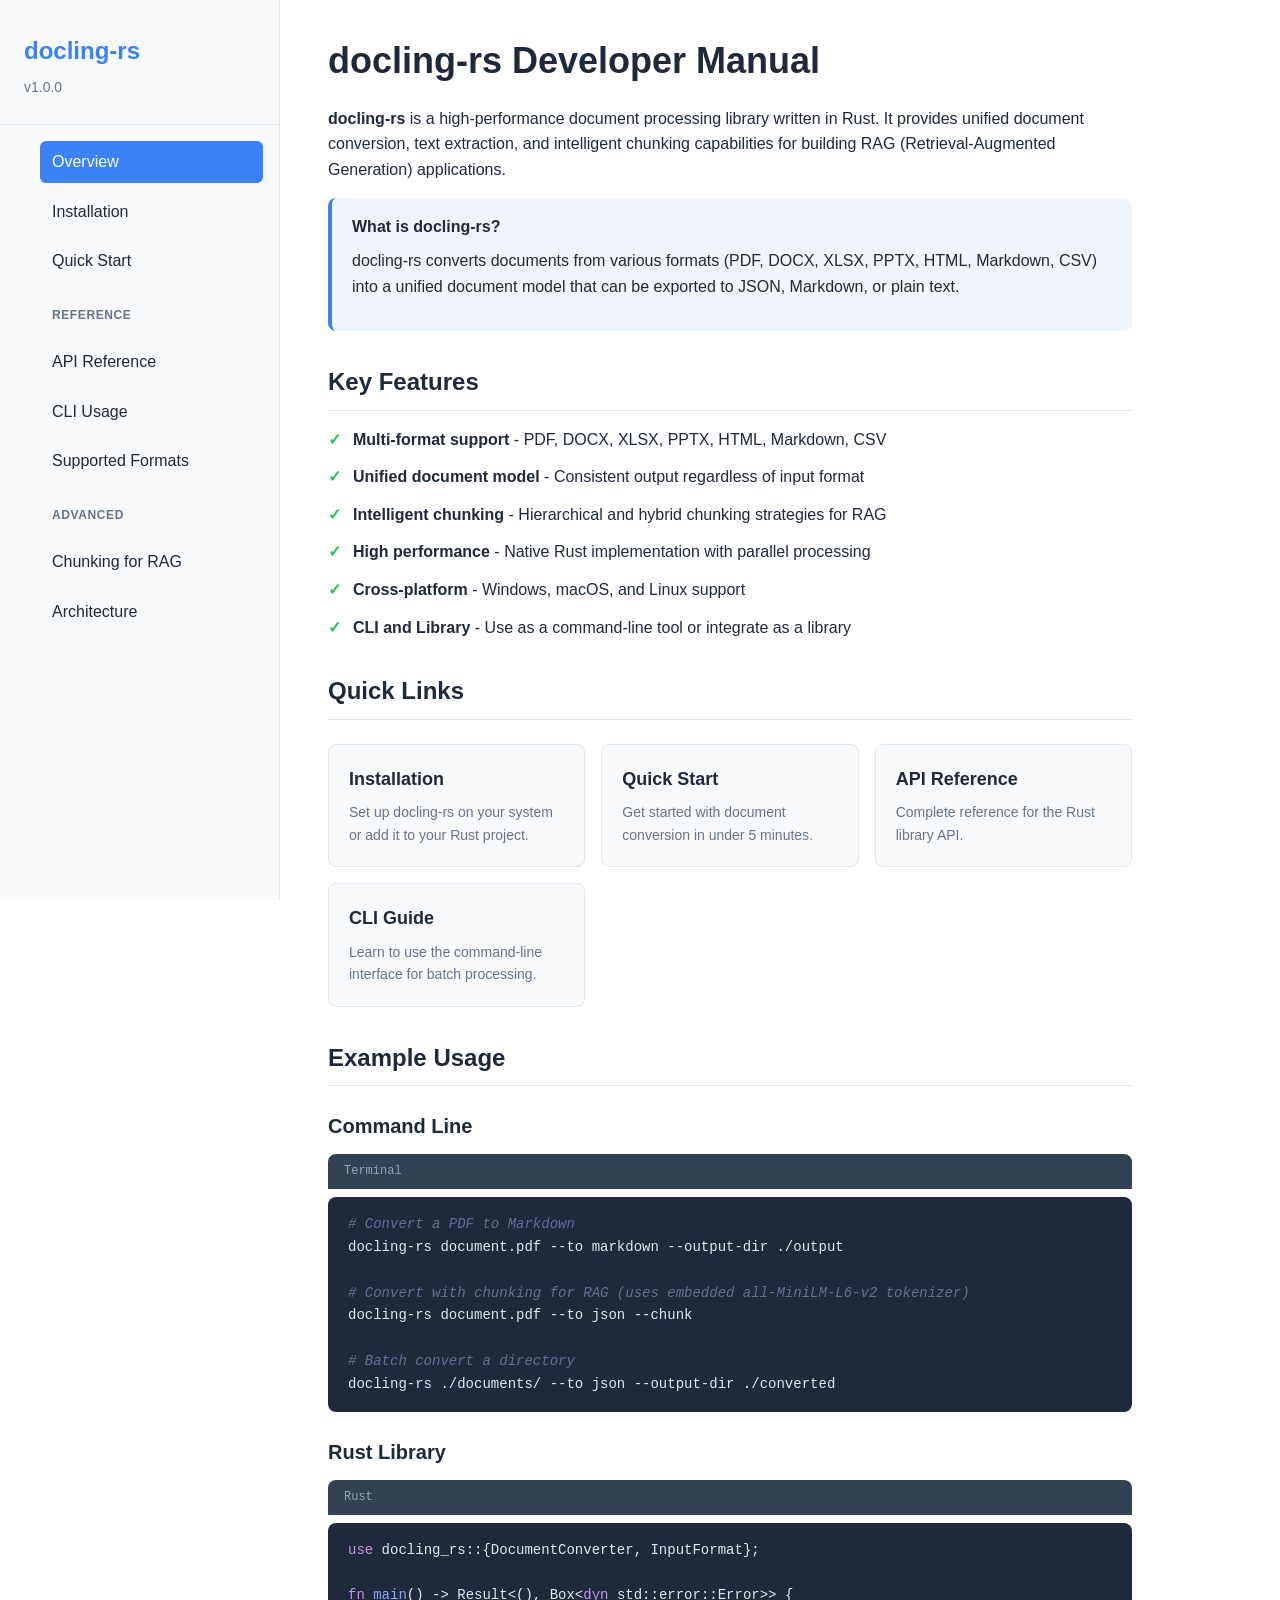
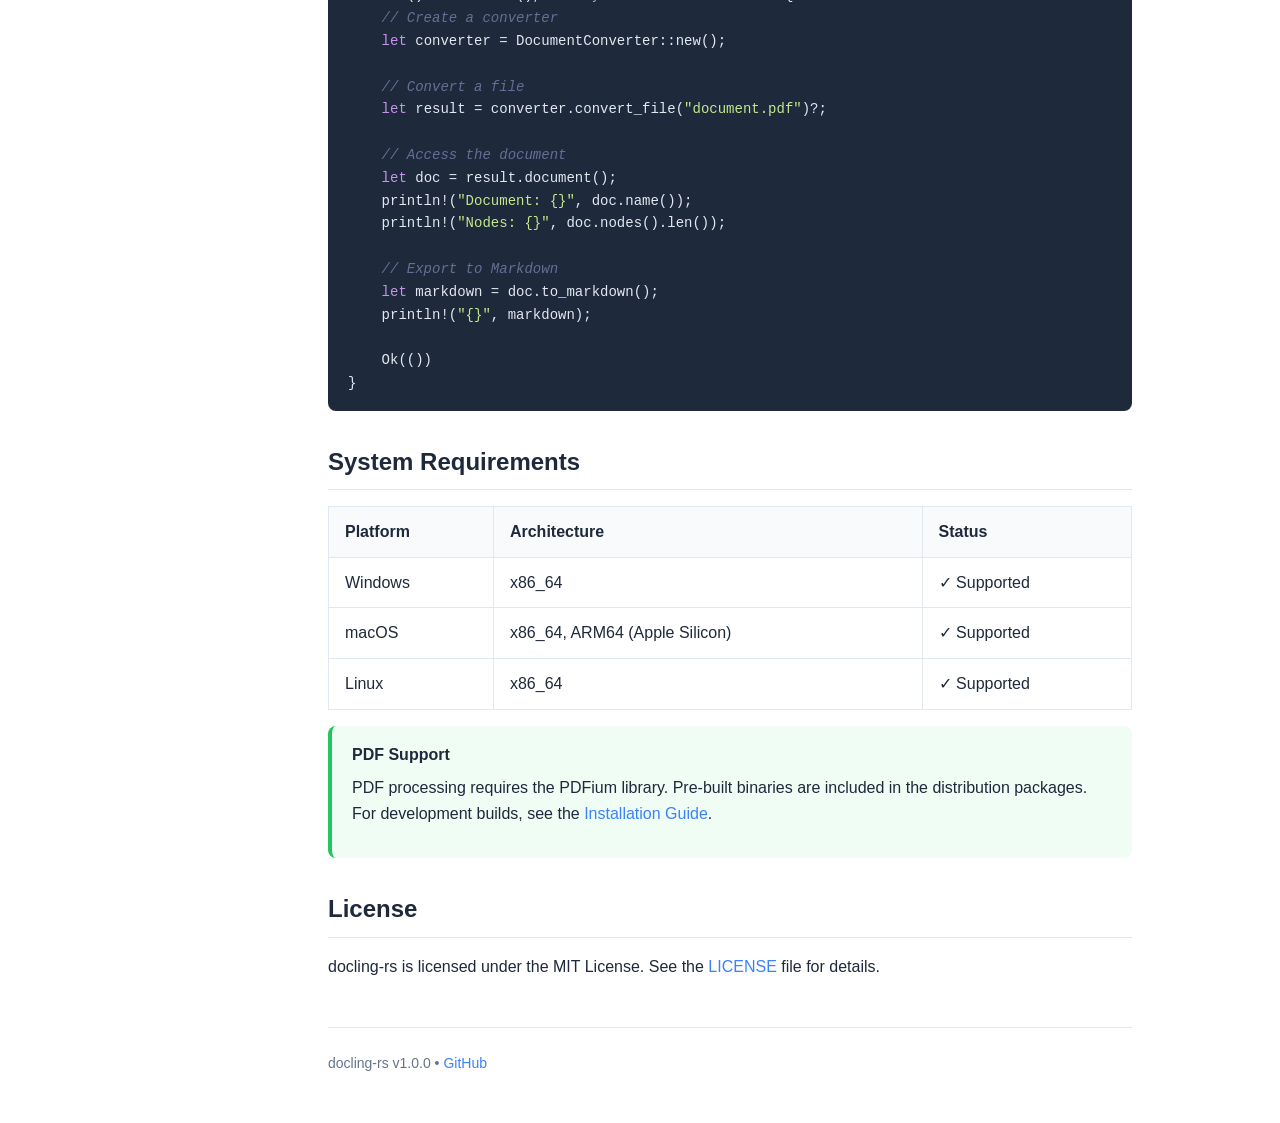
<file: manual/index.html>
<!DOCTYPE html>
<html lang="en">
<head>
    <meta charset="UTF-8">
    <meta name="viewport" content="width=device-width, initial-scale=1.0">
    <title>docling-rs - Developer Manual</title>
    <link rel="stylesheet" href="style.css">
</head>
<body>
    <div class="container">
        <aside class="sidebar">
            <div class="sidebar-header">
                <h1>docling-rs</h1>
                <span class="version">v1.0.0</span>
            </div>
            <nav>
                <ul>
                    <li><a href="index.html" class="active">Overview</a></li>
                    <li><a href="installation.html">Installation</a></li>
                    <li><a href="quickstart.html">Quick Start</a></li>
                    <li class="nav-section">Reference</li>
                    <li><a href="api-reference.html">API Reference</a></li>
                    <li><a href="cli.html">CLI Usage</a></li>
                    <li><a href="formats.html">Supported Formats</a></li>
                    <li class="nav-section">Advanced</li>
                    <li><a href="chunking.html">Chunking for RAG</a></li>
                    <li><a href="architecture.html">Architecture</a></li>
                </ul>
            </nav>
        </aside>

        <main class="main-content">
            <h1>docling-rs Developer Manual</h1>

            <p>
                <strong>docling-rs</strong> is a high-performance document processing library written in Rust.
                It provides unified document conversion, text extraction, and intelligent chunking capabilities
                for building RAG (Retrieval-Augmented Generation) applications.
            </p>

            <div class="note">
                <div class="note-title">What is docling-rs?</div>
                <p>
                    docling-rs converts documents from various formats (PDF, DOCX, XLSX, PPTX, HTML, Markdown, CSV)
                    into a unified document model that can be exported to JSON, Markdown, or plain text.
                </p>
            </div>

            <h2>Key Features</h2>

            <ul class="feature-list">
                <li>
                    <span class="icon">&#10003;</span>
                    <span><strong>Multi-format support</strong> - PDF, DOCX, XLSX, PPTX, HTML, Markdown, CSV</span>
                </li>
                <li>
                    <span class="icon">&#10003;</span>
                    <span><strong>Unified document model</strong> - Consistent output regardless of input format</span>
                </li>
                <li>
                    <span class="icon">&#10003;</span>
                    <span><strong>Intelligent chunking</strong> - Hierarchical and hybrid chunking strategies for RAG</span>
                </li>
                <li>
                    <span class="icon">&#10003;</span>
                    <span><strong>High performance</strong> - Native Rust implementation with parallel processing</span>
                </li>
                <li>
                    <span class="icon">&#10003;</span>
                    <span><strong>Cross-platform</strong> - Windows, macOS, and Linux support</span>
                </li>
                <li>
                    <span class="icon">&#10003;</span>
                    <span><strong>CLI and Library</strong> - Use as a command-line tool or integrate as a library</span>
                </li>
            </ul>

            <h2>Quick Links</h2>

            <div class="card-grid">
                <a href="installation.html" class="card" style="text-decoration: none; color: inherit;">
                    <h3>Installation</h3>
                    <p>Set up docling-rs on your system or add it to your Rust project.</p>
                </a>
                <a href="quickstart.html" class="card" style="text-decoration: none; color: inherit;">
                    <h3>Quick Start</h3>
                    <p>Get started with document conversion in under 5 minutes.</p>
                </a>
                <a href="api-reference.html" class="card" style="text-decoration: none; color: inherit;">
                    <h3>API Reference</h3>
                    <p>Complete reference for the Rust library API.</p>
                </a>
                <a href="cli.html" class="card" style="text-decoration: none; color: inherit;">
                    <h3>CLI Guide</h3>
                    <p>Learn to use the command-line interface for batch processing.</p>
                </a>
            </div>

            <h2>Example Usage</h2>

            <h3>Command Line</h3>
            <div class="code-header">Terminal</div>
            <pre><code><span class="comment"># Convert a PDF to Markdown</span>
docling-rs document.pdf --to markdown --output-dir ./output

<span class="comment"># Convert with chunking for RAG (uses embedded all-MiniLM-L6-v2 tokenizer)</span>
docling-rs document.pdf --to json --chunk

<span class="comment"># Batch convert a directory</span>
docling-rs ./documents/ --to json --output-dir ./converted</code></pre>

            <h3>Rust Library</h3>
            <div class="code-header">Rust</div>
            <pre><code><span class="keyword">use</span> docling_rs::{DocumentConverter, InputFormat};

<span class="keyword">fn</span> <span class="function">main</span>() -> Result&lt;(), Box&lt;<span class="keyword">dyn</span> std::error::Error&gt;&gt; {
    <span class="comment">// Create a converter</span>
    <span class="keyword">let</span> converter = DocumentConverter::new();

    <span class="comment">// Convert a file</span>
    <span class="keyword">let</span> result = converter.convert_file(<span class="string">"document.pdf"</span>)?;

    <span class="comment">// Access the document</span>
    <span class="keyword">let</span> doc = result.document();
    println!(<span class="string">"Document: {}"</span>, doc.name());
    println!(<span class="string">"Nodes: {}"</span>, doc.nodes().len());

    <span class="comment">// Export to Markdown</span>
    <span class="keyword">let</span> markdown = doc.to_markdown();
    println!(<span class="string">"{}"</span>, markdown);

    Ok(())
}</code></pre>

            <h2>System Requirements</h2>

            <table>
                <thead>
                    <tr>
                        <th>Platform</th>
                        <th>Architecture</th>
                        <th>Status</th>
                    </tr>
                </thead>
                <tbody>
                    <tr>
                        <td>Windows</td>
                        <td>x86_64</td>
                        <td>&#10003; Supported</td>
                    </tr>
                    <tr>
                        <td>macOS</td>
                        <td>x86_64, ARM64 (Apple Silicon)</td>
                        <td>&#10003; Supported</td>
                    </tr>
                    <tr>
                        <td>Linux</td>
                        <td>x86_64</td>
                        <td>&#10003; Supported</td>
                    </tr>
                </tbody>
            </table>

            <div class="tip">
                <div class="tip-title">PDF Support</div>
                <p>
                    PDF processing requires the PDFium library. Pre-built binaries are included
                    in the distribution packages. For development builds, see the
                    <a href="installation.html#pdf-support">Installation Guide</a>.
                </p>
            </div>

            <h2>License</h2>
            <p>
                docling-rs is licensed under the MIT License. See the
                <a href="https://github.com/docling-rs/docling-rs/blob/main/LICENSE">LICENSE</a>
                file for details.
            </p>

            <div class="footer">
                <p>docling-rs v1.0.0 &bull; <a href="https://github.com/docling-rs/docling-rs">GitHub</a></p>
            </div>
        </main>
    </div>
</body>
</html>
</file>
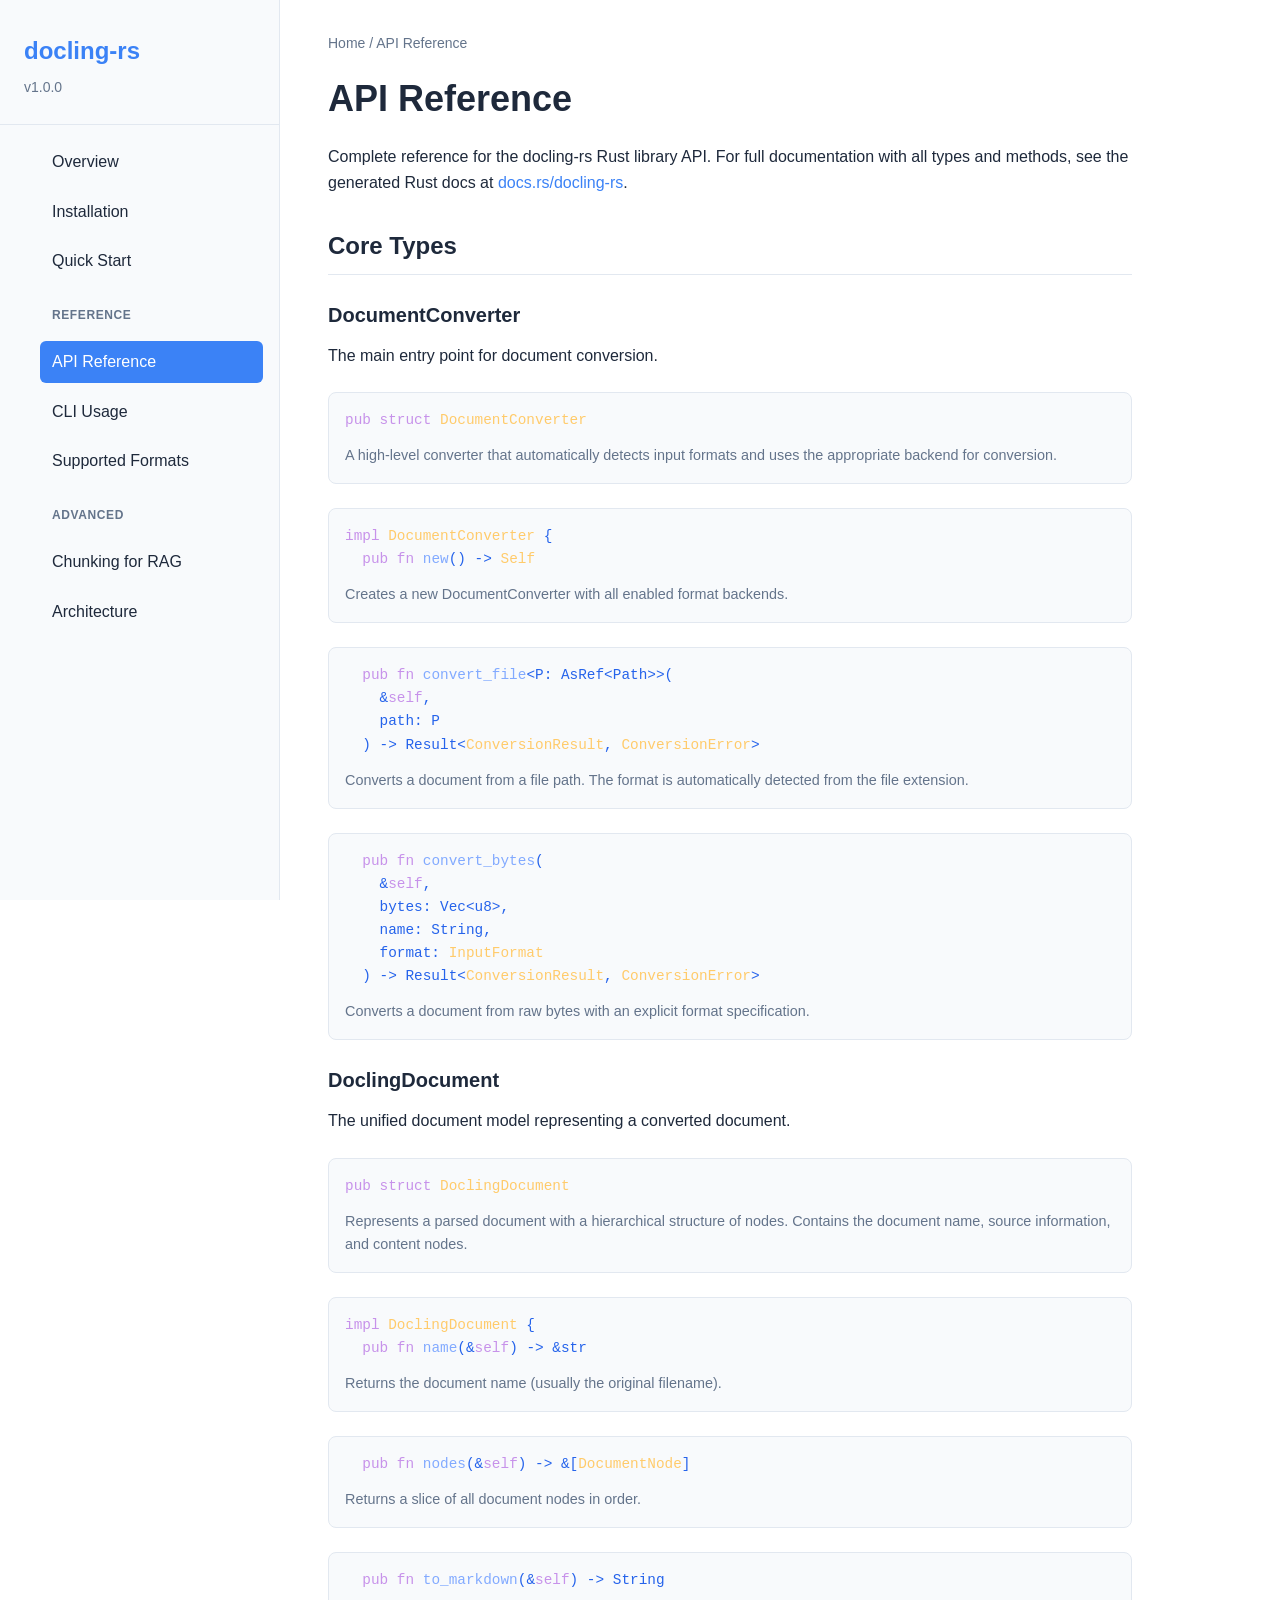
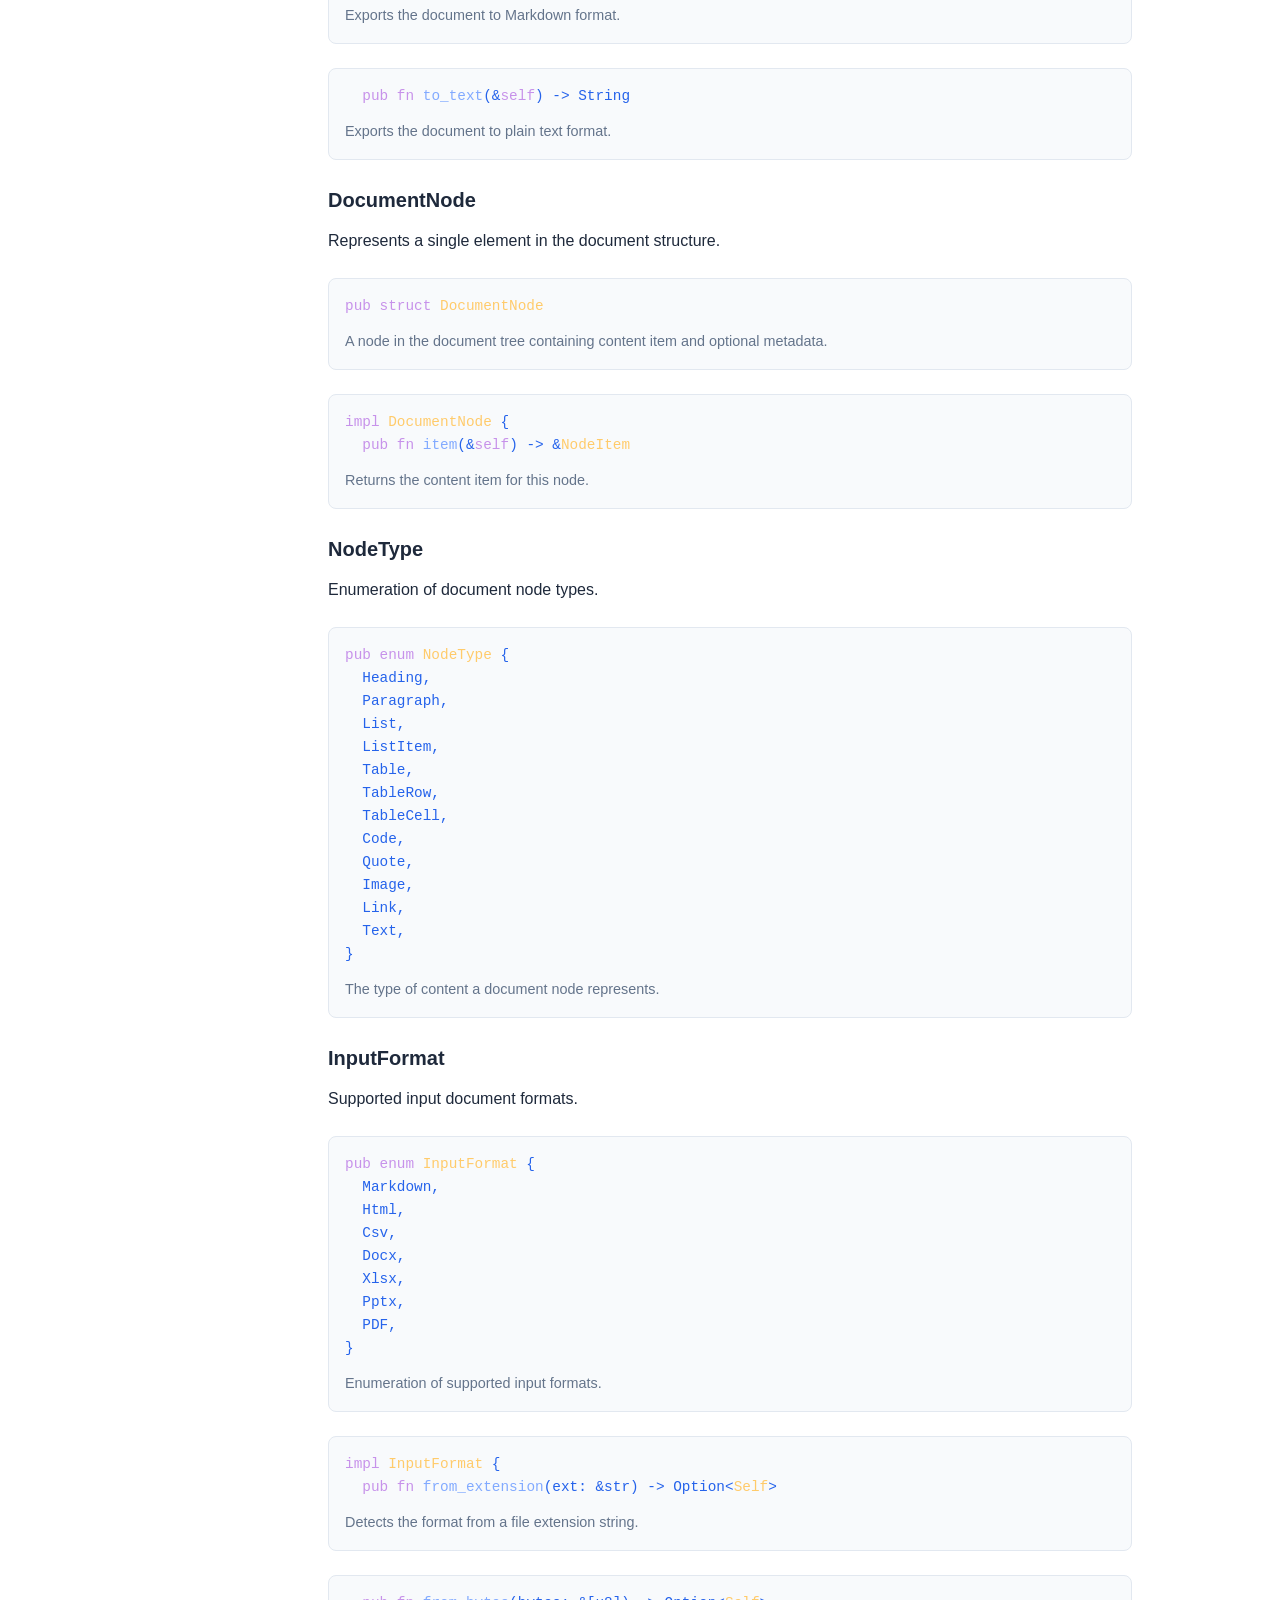
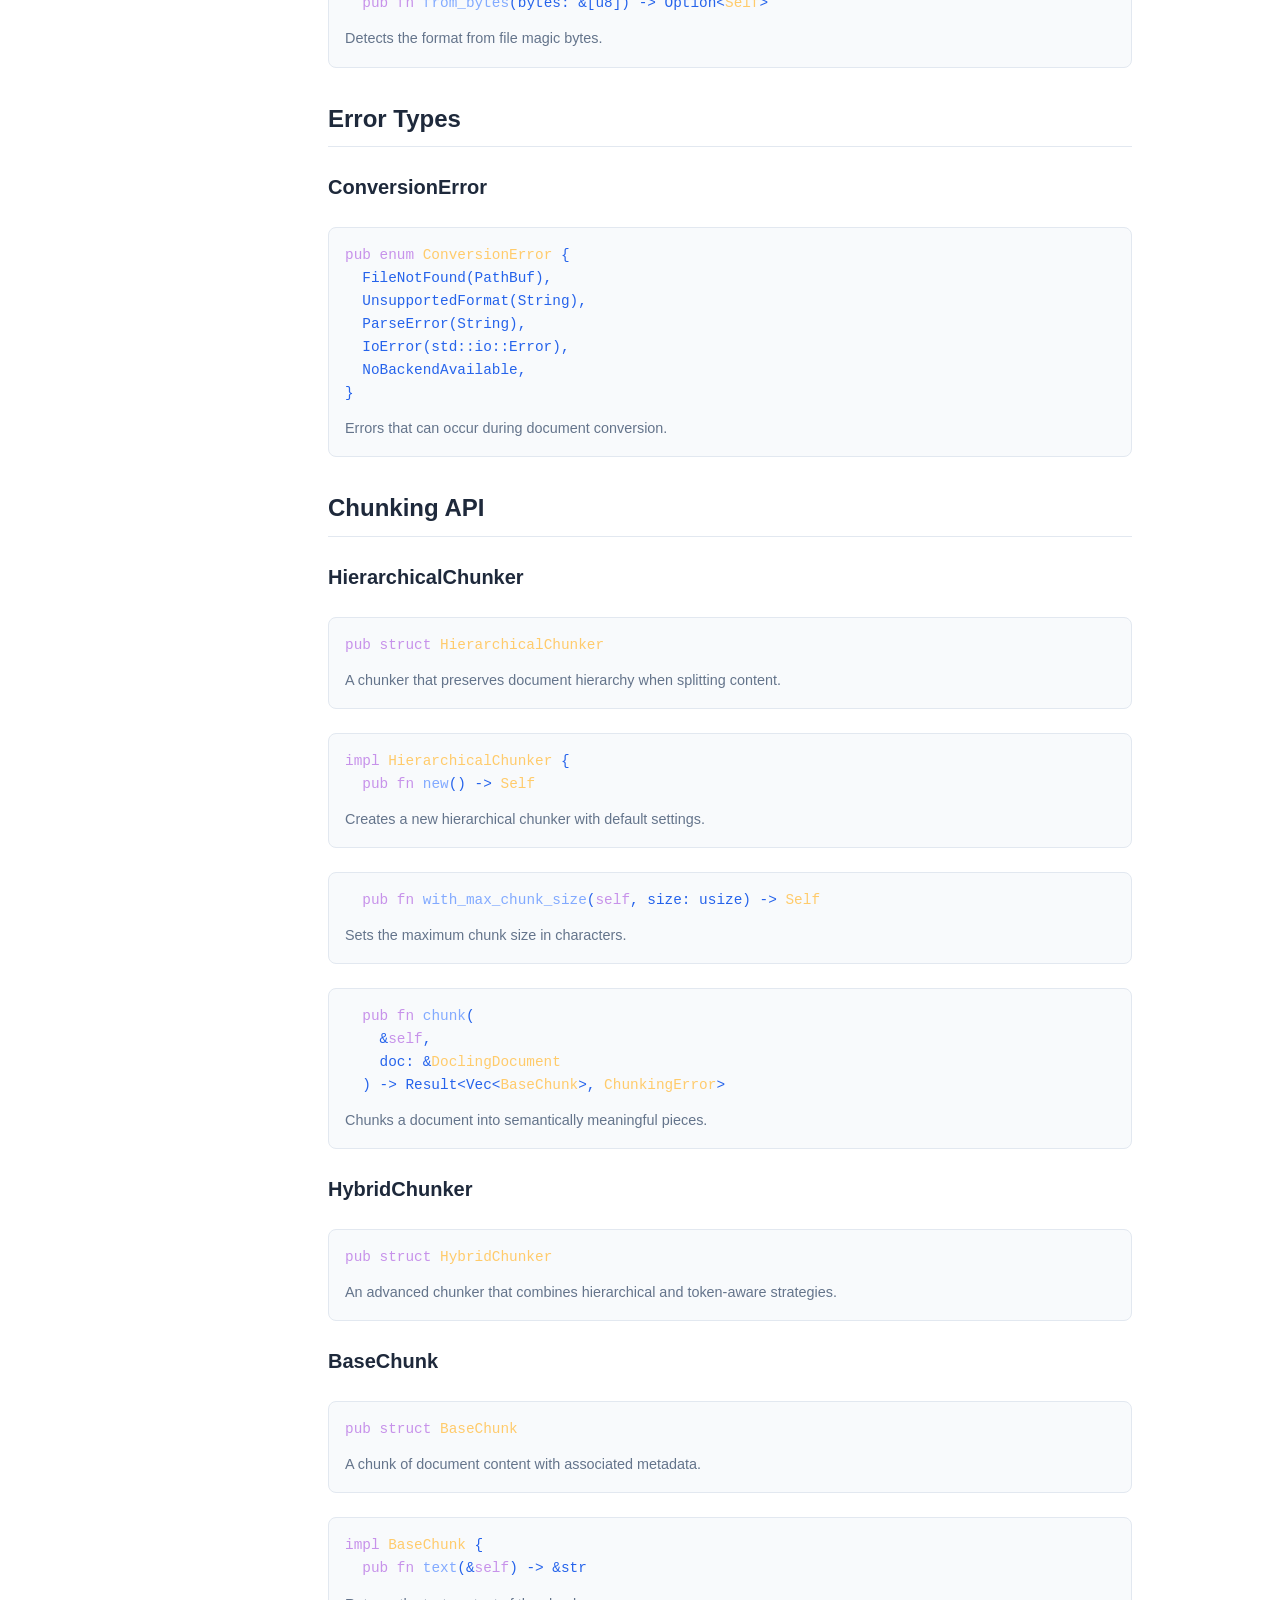
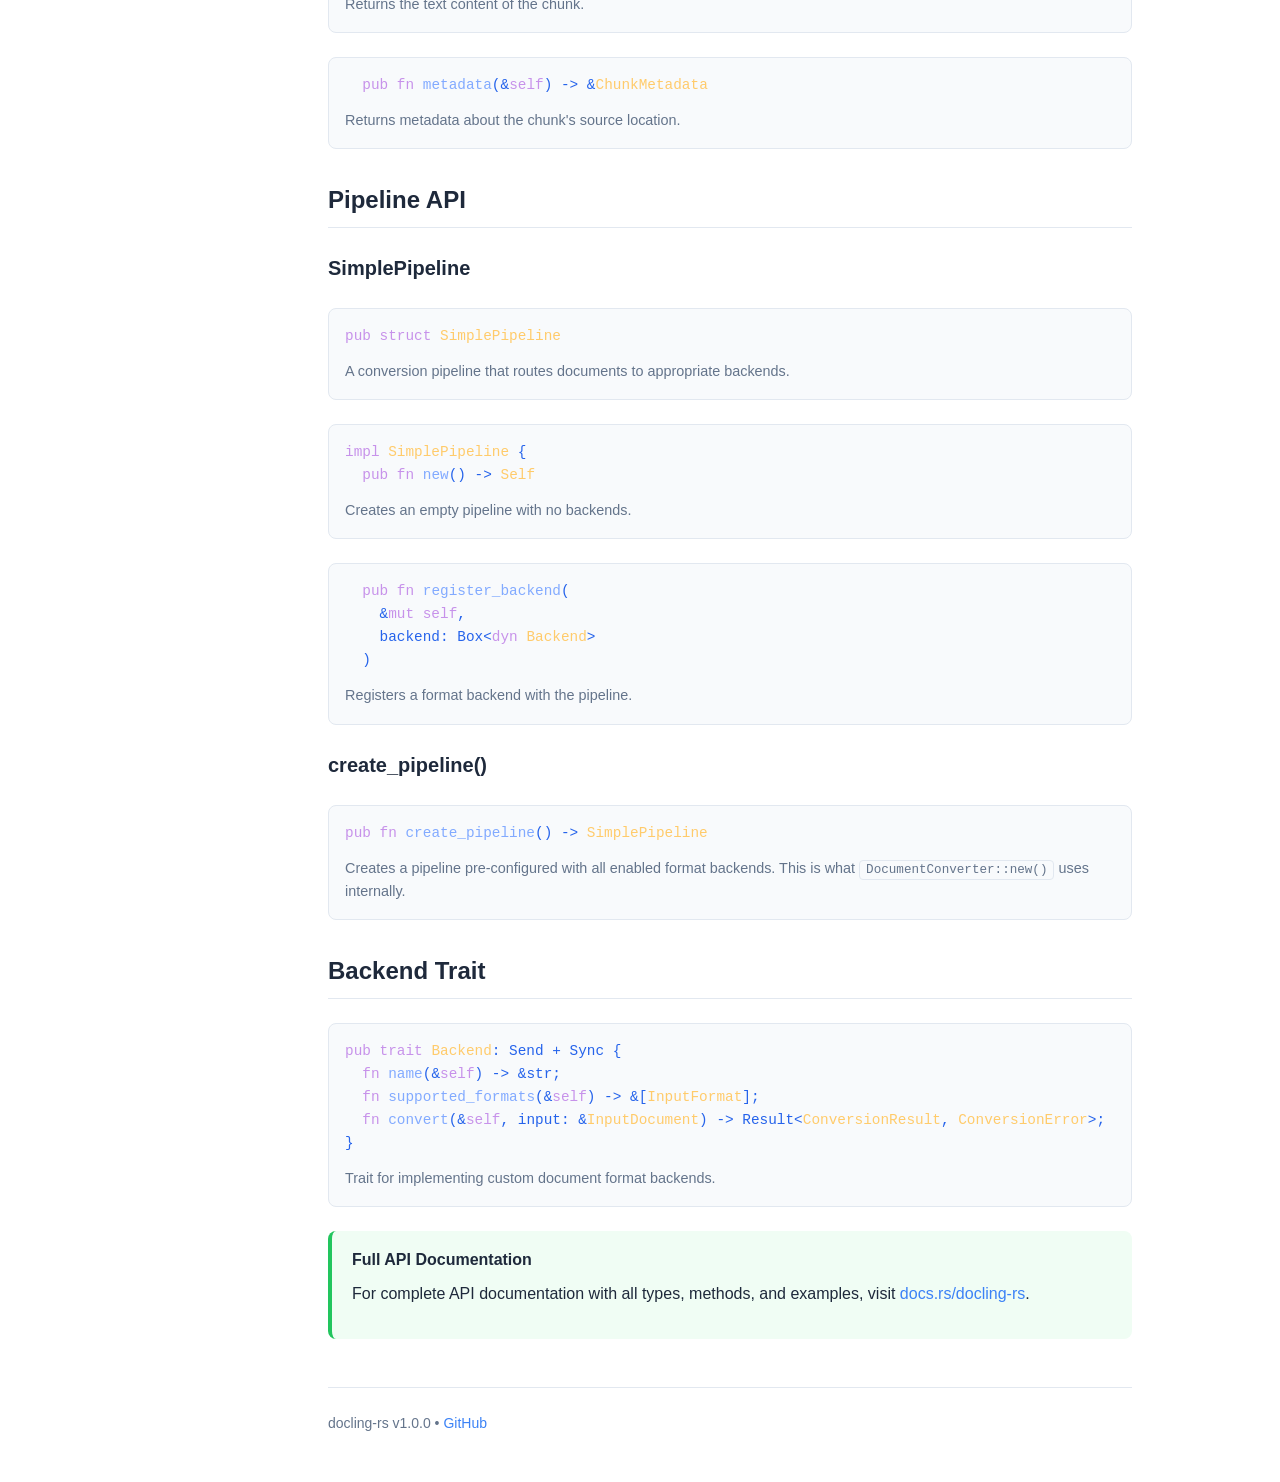
<file: manual/api-reference.html>
<!DOCTYPE html>
<html lang="en">
<head>
    <meta charset="UTF-8">
    <meta name="viewport" content="width=device-width, initial-scale=1.0">
    <title>API Reference - docling-rs Manual</title>
    <link rel="stylesheet" href="style.css">
</head>
<body>
    <div class="container">
        <aside class="sidebar">
            <div class="sidebar-header">
                <h1>docling-rs</h1>
                <span class="version">v1.0.0</span>
            </div>
            <nav>
                <ul>
                    <li><a href="index.html">Overview</a></li>
                    <li><a href="installation.html">Installation</a></li>
                    <li><a href="quickstart.html">Quick Start</a></li>
                    <li class="nav-section">Reference</li>
                    <li><a href="api-reference.html" class="active">API Reference</a></li>
                    <li><a href="cli.html">CLI Usage</a></li>
                    <li><a href="formats.html">Supported Formats</a></li>
                    <li class="nav-section">Advanced</li>
                    <li><a href="chunking.html">Chunking for RAG</a></li>
                    <li><a href="architecture.html">Architecture</a></li>
                </ul>
            </nav>
        </aside>

        <main class="main-content">
            <div class="breadcrumb">
                <a href="index.html">Home</a> / API Reference
            </div>

            <h1>API Reference</h1>

            <p>
                Complete reference for the docling-rs Rust library API. For full documentation
                with all types and methods, see the generated Rust docs at
                <a href="https://docs.rs/docling-rs">docs.rs/docling-rs</a>.
            </p>

            <h2>Core Types</h2>

            <h3>DocumentConverter</h3>

            <p>The main entry point for document conversion.</p>

            <div class="api-item">
                <div class="api-signature">
                    <span class="keyword">pub struct</span> <span class="type">DocumentConverter</span>
                </div>
                <div class="api-description">
                    A high-level converter that automatically detects input formats
                    and uses the appropriate backend for conversion.
                </div>
            </div>

            <div class="api-item">
                <div class="api-signature">
                    <span class="keyword">impl</span> <span class="type">DocumentConverter</span> {<br>
                    &nbsp;&nbsp;<span class="keyword">pub fn</span> <span class="function">new</span>() -&gt; <span class="type">Self</span>
                </div>
                <div class="api-description">
                    Creates a new DocumentConverter with all enabled format backends.
                </div>
            </div>

            <div class="api-item">
                <div class="api-signature">
                    &nbsp;&nbsp;<span class="keyword">pub fn</span> <span class="function">convert_file</span>&lt;P: AsRef&lt;Path&gt;&gt;(<br>
                    &nbsp;&nbsp;&nbsp;&nbsp;&amp;<span class="keyword">self</span>,<br>
                    &nbsp;&nbsp;&nbsp;&nbsp;path: P<br>
                    &nbsp;&nbsp;) -&gt; Result&lt;<span class="type">ConversionResult</span>, <span class="type">ConversionError</span>&gt;
                </div>
                <div class="api-description">
                    Converts a document from a file path. The format is automatically
                    detected from the file extension.
                </div>
            </div>

            <div class="api-item">
                <div class="api-signature">
                    &nbsp;&nbsp;<span class="keyword">pub fn</span> <span class="function">convert_bytes</span>(<br>
                    &nbsp;&nbsp;&nbsp;&nbsp;&amp;<span class="keyword">self</span>,<br>
                    &nbsp;&nbsp;&nbsp;&nbsp;bytes: Vec&lt;u8&gt;,<br>
                    &nbsp;&nbsp;&nbsp;&nbsp;name: String,<br>
                    &nbsp;&nbsp;&nbsp;&nbsp;format: <span class="type">InputFormat</span><br>
                    &nbsp;&nbsp;) -&gt; Result&lt;<span class="type">ConversionResult</span>, <span class="type">ConversionError</span>&gt;
                </div>
                <div class="api-description">
                    Converts a document from raw bytes with an explicit format specification.
                </div>
            </div>

            <h3>DoclingDocument</h3>

            <p>The unified document model representing a converted document.</p>

            <div class="api-item">
                <div class="api-signature">
                    <span class="keyword">pub struct</span> <span class="type">DoclingDocument</span>
                </div>
                <div class="api-description">
                    Represents a parsed document with a hierarchical structure of nodes.
                    Contains the document name, source information, and content nodes.
                </div>
            </div>

            <div class="api-item">
                <div class="api-signature">
                    <span class="keyword">impl</span> <span class="type">DoclingDocument</span> {<br>
                    &nbsp;&nbsp;<span class="keyword">pub fn</span> <span class="function">name</span>(&amp;<span class="keyword">self</span>) -&gt; &amp;str
                </div>
                <div class="api-description">
                    Returns the document name (usually the original filename).
                </div>
            </div>

            <div class="api-item">
                <div class="api-signature">
                    &nbsp;&nbsp;<span class="keyword">pub fn</span> <span class="function">nodes</span>(&amp;<span class="keyword">self</span>) -&gt; &amp;[<span class="type">DocumentNode</span>]
                </div>
                <div class="api-description">
                    Returns a slice of all document nodes in order.
                </div>
            </div>

            <div class="api-item">
                <div class="api-signature">
                    &nbsp;&nbsp;<span class="keyword">pub fn</span> <span class="function">to_markdown</span>(&amp;<span class="keyword">self</span>) -&gt; String
                </div>
                <div class="api-description">
                    Exports the document to Markdown format.
                </div>
            </div>

            <div class="api-item">
                <div class="api-signature">
                    &nbsp;&nbsp;<span class="keyword">pub fn</span> <span class="function">to_text</span>(&amp;<span class="keyword">self</span>) -&gt; String
                </div>
                <div class="api-description">
                    Exports the document to plain text format.
                </div>
            </div>

            <h3>DocumentNode</h3>

            <p>Represents a single element in the document structure.</p>

            <div class="api-item">
                <div class="api-signature">
                    <span class="keyword">pub struct</span> <span class="type">DocumentNode</span>
                </div>
                <div class="api-description">
                    A node in the document tree containing content item and optional metadata.
                </div>
            </div>

            <div class="api-item">
                <div class="api-signature">
                    <span class="keyword">impl</span> <span class="type">DocumentNode</span> {<br>
                    &nbsp;&nbsp;<span class="keyword">pub fn</span> <span class="function">item</span>(&amp;<span class="keyword">self</span>) -&gt; &amp;<span class="type">NodeItem</span>
                </div>
                <div class="api-description">
                    Returns the content item for this node.
                </div>
            </div>

            <h3>NodeType</h3>

            <p>Enumeration of document node types.</p>

            <div class="api-item">
                <div class="api-signature">
                    <span class="keyword">pub enum</span> <span class="type">NodeType</span> {<br>
                    &nbsp;&nbsp;Heading,<br>
                    &nbsp;&nbsp;Paragraph,<br>
                    &nbsp;&nbsp;List,<br>
                    &nbsp;&nbsp;ListItem,<br>
                    &nbsp;&nbsp;Table,<br>
                    &nbsp;&nbsp;TableRow,<br>
                    &nbsp;&nbsp;TableCell,<br>
                    &nbsp;&nbsp;Code,<br>
                    &nbsp;&nbsp;Quote,<br>
                    &nbsp;&nbsp;Image,<br>
                    &nbsp;&nbsp;Link,<br>
                    &nbsp;&nbsp;Text,<br>
                    }
                </div>
                <div class="api-description">
                    The type of content a document node represents.
                </div>
            </div>

            <h3>InputFormat</h3>

            <p>Supported input document formats.</p>

            <div class="api-item">
                <div class="api-signature">
                    <span class="keyword">pub enum</span> <span class="type">InputFormat</span> {<br>
                    &nbsp;&nbsp;Markdown,<br>
                    &nbsp;&nbsp;Html,<br>
                    &nbsp;&nbsp;Csv,<br>
                    &nbsp;&nbsp;Docx,<br>
                    &nbsp;&nbsp;Xlsx,<br>
                    &nbsp;&nbsp;Pptx,<br>
                    &nbsp;&nbsp;PDF,<br>
                    }
                </div>
                <div class="api-description">
                    Enumeration of supported input formats.
                </div>
            </div>

            <div class="api-item">
                <div class="api-signature">
                    <span class="keyword">impl</span> <span class="type">InputFormat</span> {<br>
                    &nbsp;&nbsp;<span class="keyword">pub fn</span> <span class="function">from_extension</span>(ext: &amp;str) -&gt; Option&lt;<span class="type">Self</span>&gt;
                </div>
                <div class="api-description">
                    Detects the format from a file extension string.
                </div>
            </div>

            <div class="api-item">
                <div class="api-signature">
                    &nbsp;&nbsp;<span class="keyword">pub fn</span> <span class="function">from_bytes</span>(bytes: &amp;[u8]) -&gt; Option&lt;<span class="type">Self</span>&gt;
                </div>
                <div class="api-description">
                    Detects the format from file magic bytes.
                </div>
            </div>

            <h2>Error Types</h2>

            <h3>ConversionError</h3>

            <div class="api-item">
                <div class="api-signature">
                    <span class="keyword">pub enum</span> <span class="type">ConversionError</span> {<br>
                    &nbsp;&nbsp;FileNotFound(PathBuf),<br>
                    &nbsp;&nbsp;UnsupportedFormat(String),<br>
                    &nbsp;&nbsp;ParseError(String),<br>
                    &nbsp;&nbsp;IoError(std::io::Error),<br>
                    &nbsp;&nbsp;NoBackendAvailable,<br>
                    }
                </div>
                <div class="api-description">
                    Errors that can occur during document conversion.
                </div>
            </div>

            <h2>Chunking API</h2>

            <h3>HierarchicalChunker</h3>

            <div class="api-item">
                <div class="api-signature">
                    <span class="keyword">pub struct</span> <span class="type">HierarchicalChunker</span>
                </div>
                <div class="api-description">
                    A chunker that preserves document hierarchy when splitting content.
                </div>
            </div>

            <div class="api-item">
                <div class="api-signature">
                    <span class="keyword">impl</span> <span class="type">HierarchicalChunker</span> {<br>
                    &nbsp;&nbsp;<span class="keyword">pub fn</span> <span class="function">new</span>() -&gt; <span class="type">Self</span>
                </div>
                <div class="api-description">
                    Creates a new hierarchical chunker with default settings.
                </div>
            </div>

            <div class="api-item">
                <div class="api-signature">
                    &nbsp;&nbsp;<span class="keyword">pub fn</span> <span class="function">with_max_chunk_size</span>(<span class="keyword">self</span>, size: usize) -&gt; <span class="type">Self</span>
                </div>
                <div class="api-description">
                    Sets the maximum chunk size in characters.
                </div>
            </div>

            <div class="api-item">
                <div class="api-signature">
                    &nbsp;&nbsp;<span class="keyword">pub fn</span> <span class="function">chunk</span>(<br>
                    &nbsp;&nbsp;&nbsp;&nbsp;&amp;<span class="keyword">self</span>,<br>
                    &nbsp;&nbsp;&nbsp;&nbsp;doc: &amp;<span class="type">DoclingDocument</span><br>
                    &nbsp;&nbsp;) -&gt; Result&lt;Vec&lt;<span class="type">BaseChunk</span>&gt;, <span class="type">ChunkingError</span>&gt;
                </div>
                <div class="api-description">
                    Chunks a document into semantically meaningful pieces.
                </div>
            </div>

            <h3>HybridChunker</h3>

            <div class="api-item">
                <div class="api-signature">
                    <span class="keyword">pub struct</span> <span class="type">HybridChunker</span>
                </div>
                <div class="api-description">
                    An advanced chunker that combines hierarchical and token-aware strategies.
                </div>
            </div>

            <h3>BaseChunk</h3>

            <div class="api-item">
                <div class="api-signature">
                    <span class="keyword">pub struct</span> <span class="type">BaseChunk</span>
                </div>
                <div class="api-description">
                    A chunk of document content with associated metadata.
                </div>
            </div>

            <div class="api-item">
                <div class="api-signature">
                    <span class="keyword">impl</span> <span class="type">BaseChunk</span> {<br>
                    &nbsp;&nbsp;<span class="keyword">pub fn</span> <span class="function">text</span>(&amp;<span class="keyword">self</span>) -&gt; &amp;str
                </div>
                <div class="api-description">
                    Returns the text content of the chunk.
                </div>
            </div>

            <div class="api-item">
                <div class="api-signature">
                    &nbsp;&nbsp;<span class="keyword">pub fn</span> <span class="function">metadata</span>(&amp;<span class="keyword">self</span>) -&gt; &amp;<span class="type">ChunkMetadata</span>
                </div>
                <div class="api-description">
                    Returns metadata about the chunk's source location.
                </div>
            </div>

            <h2>Pipeline API</h2>

            <h3>SimplePipeline</h3>

            <div class="api-item">
                <div class="api-signature">
                    <span class="keyword">pub struct</span> <span class="type">SimplePipeline</span>
                </div>
                <div class="api-description">
                    A conversion pipeline that routes documents to appropriate backends.
                </div>
            </div>

            <div class="api-item">
                <div class="api-signature">
                    <span class="keyword">impl</span> <span class="type">SimplePipeline</span> {<br>
                    &nbsp;&nbsp;<span class="keyword">pub fn</span> <span class="function">new</span>() -&gt; <span class="type">Self</span>
                </div>
                <div class="api-description">
                    Creates an empty pipeline with no backends.
                </div>
            </div>

            <div class="api-item">
                <div class="api-signature">
                    &nbsp;&nbsp;<span class="keyword">pub fn</span> <span class="function">register_backend</span>(<br>
                    &nbsp;&nbsp;&nbsp;&nbsp;&amp;<span class="keyword">mut self</span>,<br>
                    &nbsp;&nbsp;&nbsp;&nbsp;backend: Box&lt;<span class="keyword">dyn</span> <span class="type">Backend</span>&gt;<br>
                    &nbsp;&nbsp;)
                </div>
                <div class="api-description">
                    Registers a format backend with the pipeline.
                </div>
            </div>

            <h3>create_pipeline()</h3>

            <div class="api-item">
                <div class="api-signature">
                    <span class="keyword">pub fn</span> <span class="function">create_pipeline</span>() -&gt; <span class="type">SimplePipeline</span>
                </div>
                <div class="api-description">
                    Creates a pipeline pre-configured with all enabled format backends.
                    This is what <code>DocumentConverter::new()</code> uses internally.
                </div>
            </div>

            <h2>Backend Trait</h2>

            <div class="api-item">
                <div class="api-signature">
                    <span class="keyword">pub trait</span> <span class="type">Backend</span>: Send + Sync {<br>
                    &nbsp;&nbsp;<span class="keyword">fn</span> <span class="function">name</span>(&amp;<span class="keyword">self</span>) -&gt; &amp;str;<br>
                    &nbsp;&nbsp;<span class="keyword">fn</span> <span class="function">supported_formats</span>(&amp;<span class="keyword">self</span>) -&gt; &amp;[<span class="type">InputFormat</span>];<br>
                    &nbsp;&nbsp;<span class="keyword">fn</span> <span class="function">convert</span>(&amp;<span class="keyword">self</span>, input: &amp;<span class="type">InputDocument</span>) -&gt; Result&lt;<span class="type">ConversionResult</span>, <span class="type">ConversionError</span>&gt;;<br>
                    }
                </div>
                <div class="api-description">
                    Trait for implementing custom document format backends.
                </div>
            </div>

            <div class="tip">
                <div class="tip-title">Full API Documentation</div>
                <p>
                    For complete API documentation with all types, methods, and examples,
                    visit <a href="https://docs.rs/docling-rs">docs.rs/docling-rs</a>.
                </p>
            </div>

            <div class="footer">
                <p>docling-rs v1.0.0 &bull; <a href="https://github.com/docling-rs/docling-rs">GitHub</a></p>
            </div>
        </main>
    </div>
</body>
</html>
</file>
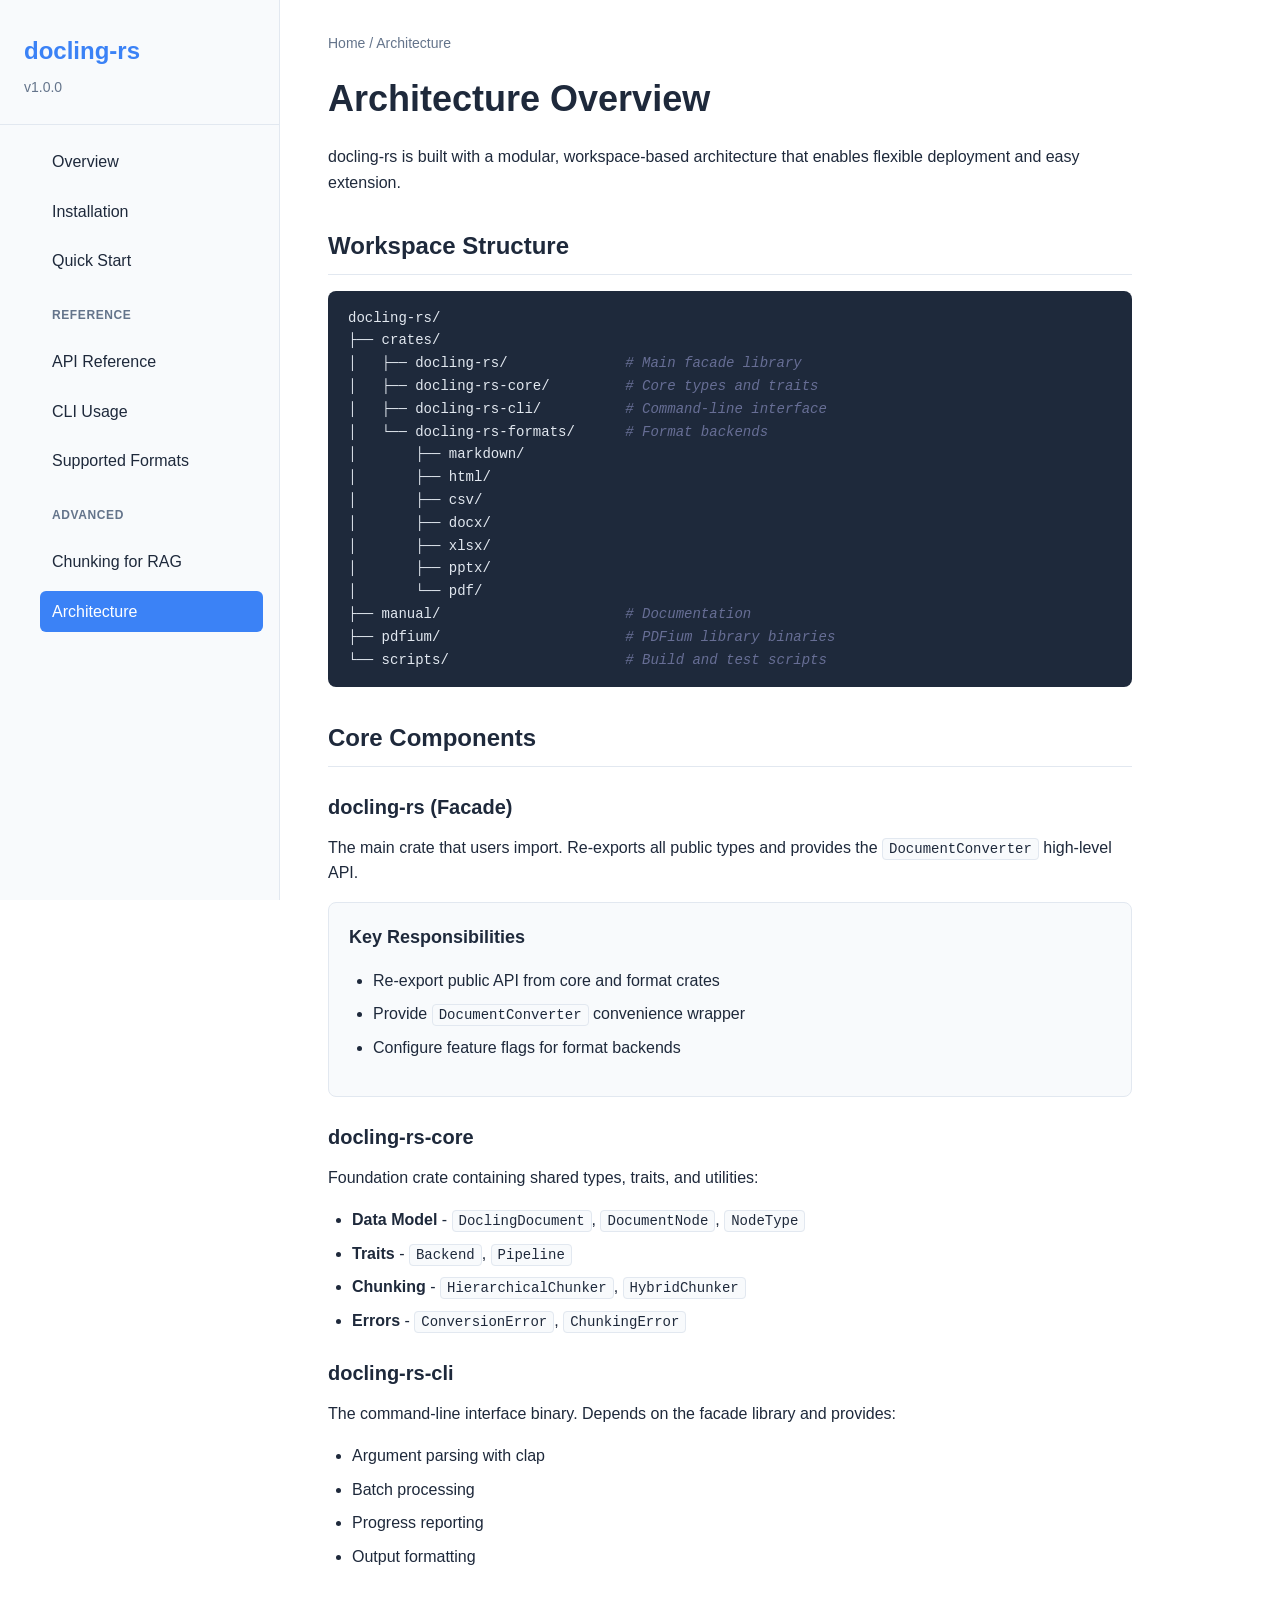
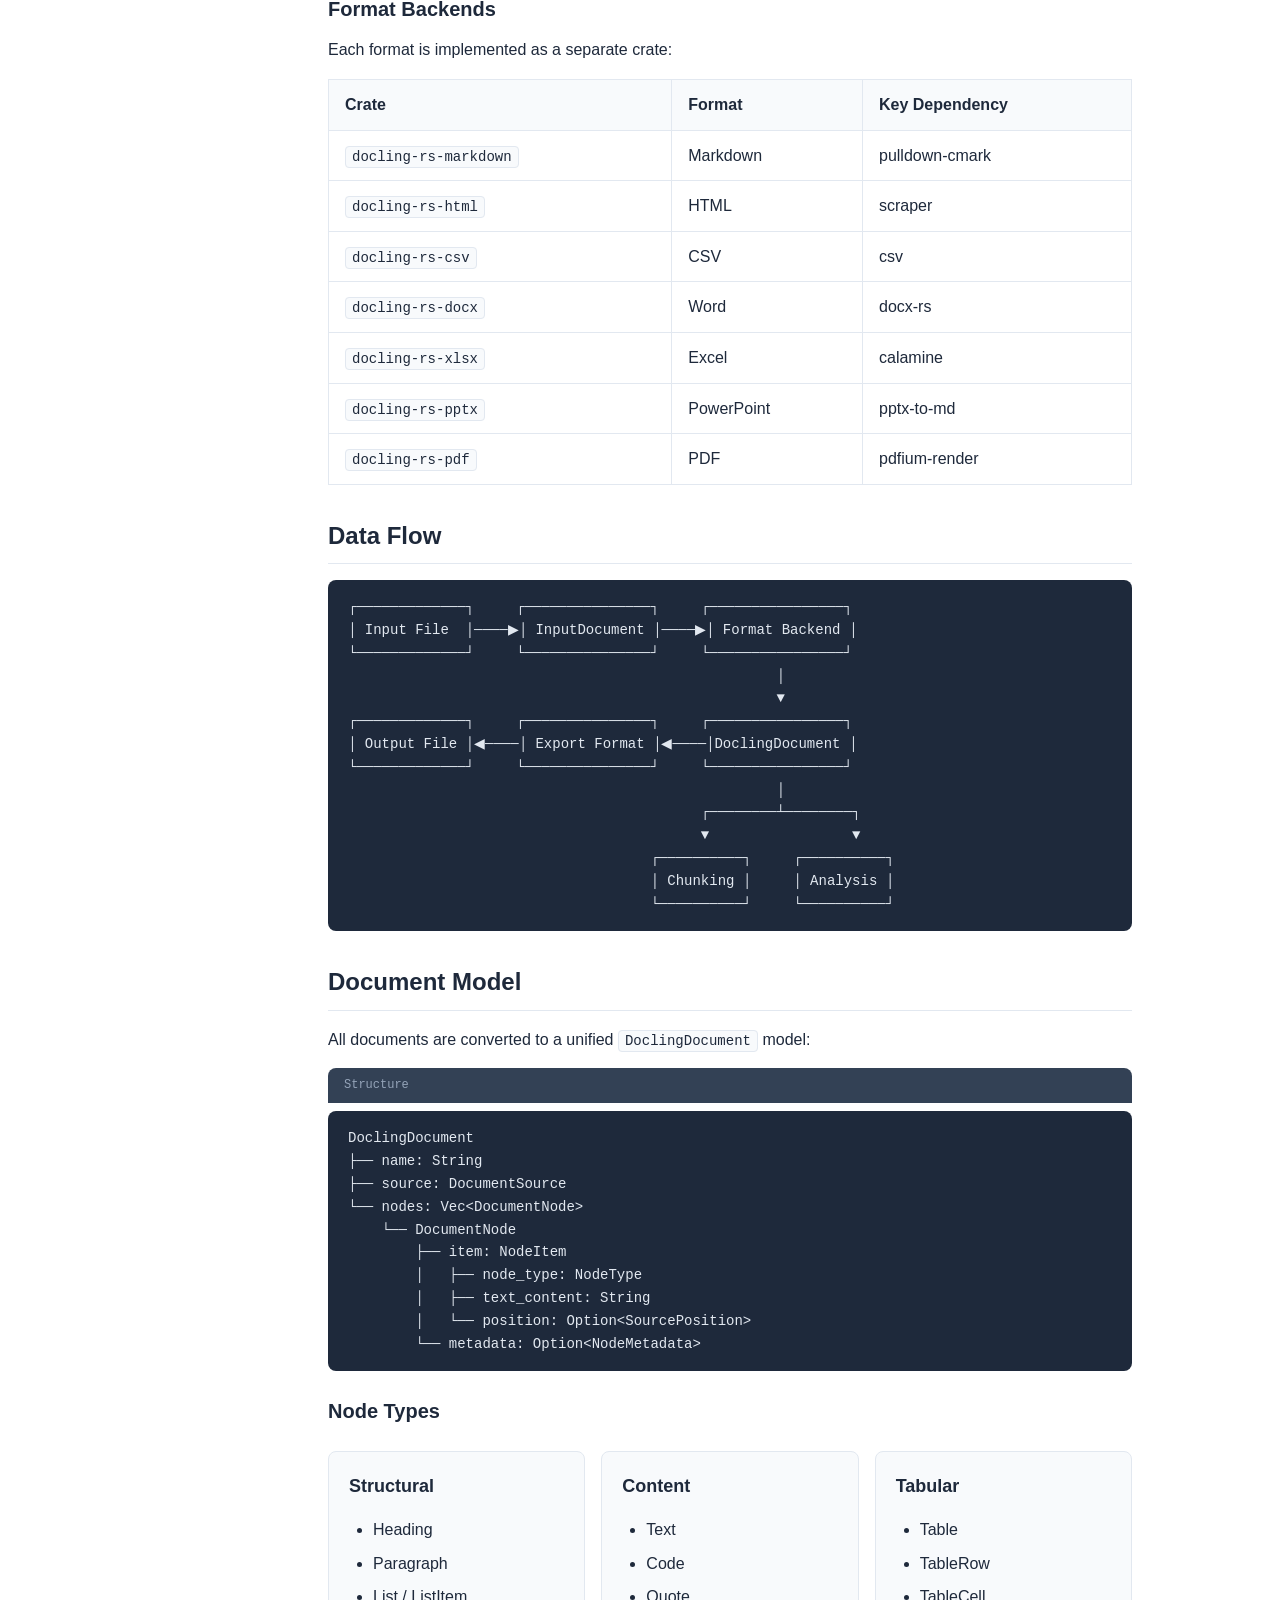
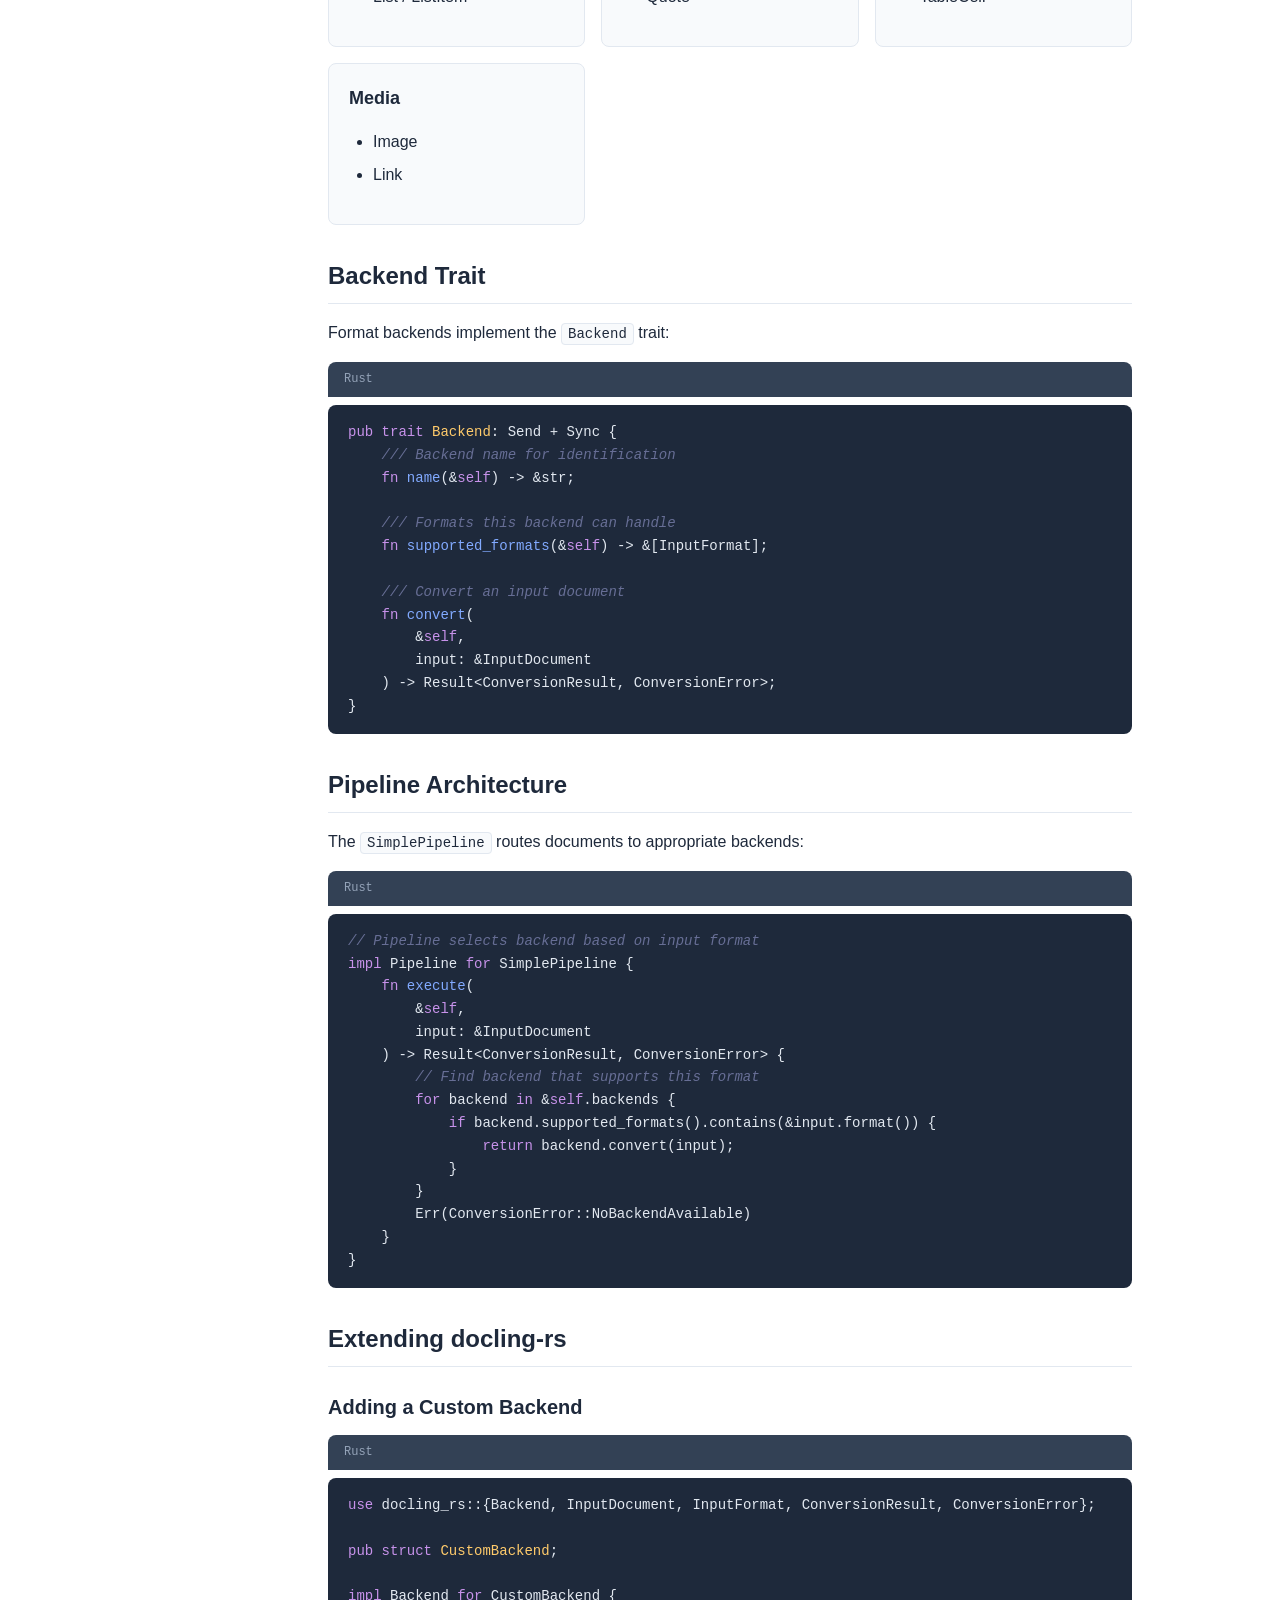
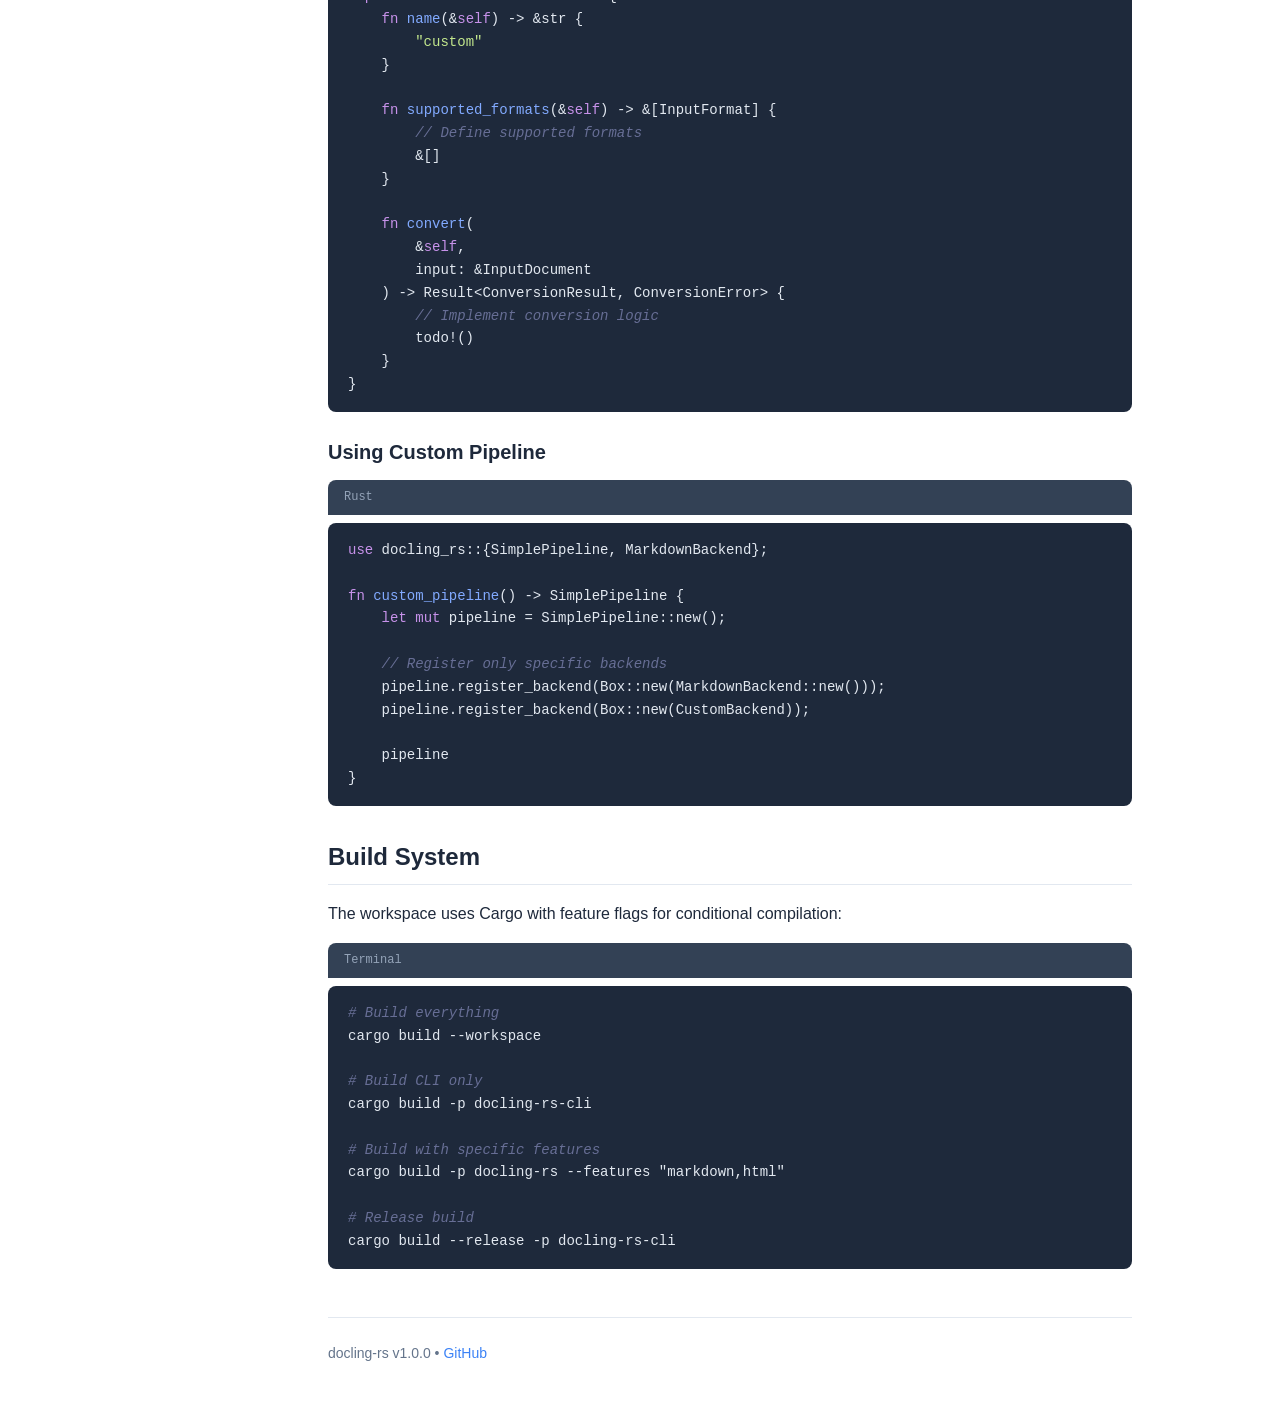
<file: manual/architecture.html>
<!DOCTYPE html>
<html lang="en">
<head>
    <meta charset="UTF-8">
    <meta name="viewport" content="width=device-width, initial-scale=1.0">
    <title>Architecture - docling-rs Manual</title>
    <link rel="stylesheet" href="style.css">
</head>
<body>
    <div class="container">
        <aside class="sidebar">
            <div class="sidebar-header">
                <h1>docling-rs</h1>
                <span class="version">v1.0.0</span>
            </div>
            <nav>
                <ul>
                    <li><a href="index.html">Overview</a></li>
                    <li><a href="installation.html">Installation</a></li>
                    <li><a href="quickstart.html">Quick Start</a></li>
                    <li class="nav-section">Reference</li>
                    <li><a href="api-reference.html">API Reference</a></li>
                    <li><a href="cli.html">CLI Usage</a></li>
                    <li><a href="formats.html">Supported Formats</a></li>
                    <li class="nav-section">Advanced</li>
                    <li><a href="chunking.html">Chunking for RAG</a></li>
                    <li><a href="architecture.html" class="active">Architecture</a></li>
                </ul>
            </nav>
        </aside>

        <main class="main-content">
            <div class="breadcrumb">
                <a href="index.html">Home</a> / Architecture
            </div>

            <h1>Architecture Overview</h1>

            <p>
                docling-rs is built with a modular, workspace-based architecture that enables
                flexible deployment and easy extension.
            </p>

            <h2>Workspace Structure</h2>

            <pre><code>docling-rs/
├── crates/
│   ├── docling-rs/              <span class="comment"># Main facade library</span>
│   ├── docling-rs-core/         <span class="comment"># Core types and traits</span>
│   ├── docling-rs-cli/          <span class="comment"># Command-line interface</span>
│   └── docling-rs-formats/      <span class="comment"># Format backends</span>
│       ├── markdown/
│       ├── html/
│       ├── csv/
│       ├── docx/
│       ├── xlsx/
│       ├── pptx/
│       └── pdf/
├── manual/                      <span class="comment"># Documentation</span>
├── pdfium/                      <span class="comment"># PDFium library binaries</span>
└── scripts/                     <span class="comment"># Build and test scripts</span></code></pre>

            <h2>Core Components</h2>

            <h3>docling-rs (Facade)</h3>

            <p>
                The main crate that users import. Re-exports all public types and provides
                the <code>DocumentConverter</code> high-level API.
            </p>

            <div class="card">
                <h3>Key Responsibilities</h3>
                <ul>
                    <li>Re-export public API from core and format crates</li>
                    <li>Provide <code>DocumentConverter</code> convenience wrapper</li>
                    <li>Configure feature flags for format backends</li>
                </ul>
            </div>

            <h3>docling-rs-core</h3>

            <p>
                Foundation crate containing shared types, traits, and utilities:
            </p>

            <ul>
                <li><strong>Data Model</strong> - <code>DoclingDocument</code>, <code>DocumentNode</code>, <code>NodeType</code></li>
                <li><strong>Traits</strong> - <code>Backend</code>, <code>Pipeline</code></li>
                <li><strong>Chunking</strong> - <code>HierarchicalChunker</code>, <code>HybridChunker</code></li>
                <li><strong>Errors</strong> - <code>ConversionError</code>, <code>ChunkingError</code></li>
            </ul>

            <h3>docling-rs-cli</h3>

            <p>
                The command-line interface binary. Depends on the facade library
                and provides:
            </p>

            <ul>
                <li>Argument parsing with clap</li>
                <li>Batch processing</li>
                <li>Progress reporting</li>
                <li>Output formatting</li>
            </ul>

            <h3>Format Backends</h3>

            <p>
                Each format is implemented as a separate crate:
            </p>

            <table>
                <thead>
                    <tr>
                        <th>Crate</th>
                        <th>Format</th>
                        <th>Key Dependency</th>
                    </tr>
                </thead>
                <tbody>
                    <tr>
                        <td><code>docling-rs-markdown</code></td>
                        <td>Markdown</td>
                        <td>pulldown-cmark</td>
                    </tr>
                    <tr>
                        <td><code>docling-rs-html</code></td>
                        <td>HTML</td>
                        <td>scraper</td>
                    </tr>
                    <tr>
                        <td><code>docling-rs-csv</code></td>
                        <td>CSV</td>
                        <td>csv</td>
                    </tr>
                    <tr>
                        <td><code>docling-rs-docx</code></td>
                        <td>Word</td>
                        <td>docx-rs</td>
                    </tr>
                    <tr>
                        <td><code>docling-rs-xlsx</code></td>
                        <td>Excel</td>
                        <td>calamine</td>
                    </tr>
                    <tr>
                        <td><code>docling-rs-pptx</code></td>
                        <td>PowerPoint</td>
                        <td>pptx-to-md</td>
                    </tr>
                    <tr>
                        <td><code>docling-rs-pdf</code></td>
                        <td>PDF</td>
                        <td>pdfium-render</td>
                    </tr>
                </tbody>
            </table>

            <h2>Data Flow</h2>

            <pre><code>┌─────────────┐     ┌───────────────┐     ┌────────────────┐
│ Input File  │────▶│ InputDocument │────▶│ Format Backend │
└─────────────┘     └───────────────┘     └────────────────┘
                                                   │
                                                   ▼
┌─────────────┐     ┌───────────────┐     ┌────────────────┐
│ Output File │◀────│ Export Format │◀────│DoclingDocument │
└─────────────┘     └───────────────┘     └────────────────┘
                                                   │
                                          ┌────────┴────────┐
                                          ▼                 ▼
                                    ┌──────────┐     ┌──────────┐
                                    │ Chunking │     │ Analysis │
                                    └──────────┘     └──────────┘</code></pre>

            <h2>Document Model</h2>

            <p>
                All documents are converted to a unified <code>DoclingDocument</code> model:
            </p>

            <div class="code-header">Structure</div>
            <pre><code>DoclingDocument
├── name: String
├── source: DocumentSource
└── nodes: Vec&lt;DocumentNode&gt;
    └── DocumentNode
        ├── item: NodeItem
        │   ├── node_type: NodeType
        │   ├── text_content: String
        │   └── position: Option&lt;SourcePosition&gt;
        └── metadata: Option&lt;NodeMetadata&gt;</code></pre>

            <h3>Node Types</h3>

            <div class="card-grid">
                <div class="card">
                    <h3>Structural</h3>
                    <ul>
                        <li>Heading</li>
                        <li>Paragraph</li>
                        <li>List / ListItem</li>
                    </ul>
                </div>
                <div class="card">
                    <h3>Content</h3>
                    <ul>
                        <li>Text</li>
                        <li>Code</li>
                        <li>Quote</li>
                    </ul>
                </div>
                <div class="card">
                    <h3>Tabular</h3>
                    <ul>
                        <li>Table</li>
                        <li>TableRow</li>
                        <li>TableCell</li>
                    </ul>
                </div>
                <div class="card">
                    <h3>Media</h3>
                    <ul>
                        <li>Image</li>
                        <li>Link</li>
                    </ul>
                </div>
            </div>

            <h2>Backend Trait</h2>

            <p>
                Format backends implement the <code>Backend</code> trait:
            </p>

            <div class="code-header">Rust</div>
            <pre><code><span class="keyword">pub trait</span> <span class="type">Backend</span>: Send + Sync {
    <span class="comment">/// Backend name for identification</span>
    <span class="keyword">fn</span> <span class="function">name</span>(&amp;<span class="keyword">self</span>) -&gt; &amp;str;

    <span class="comment">/// Formats this backend can handle</span>
    <span class="keyword">fn</span> <span class="function">supported_formats</span>(&amp;<span class="keyword">self</span>) -&gt; &amp;[InputFormat];

    <span class="comment">/// Convert an input document</span>
    <span class="keyword">fn</span> <span class="function">convert</span>(
        &amp;<span class="keyword">self</span>,
        input: &amp;InputDocument
    ) -&gt; Result&lt;ConversionResult, ConversionError&gt;;
}</code></pre>

            <h2>Pipeline Architecture</h2>

            <p>
                The <code>SimplePipeline</code> routes documents to appropriate backends:
            </p>

            <div class="code-header">Rust</div>
            <pre><code><span class="comment">// Pipeline selects backend based on input format</span>
<span class="keyword">impl</span> Pipeline <span class="keyword">for</span> SimplePipeline {
    <span class="keyword">fn</span> <span class="function">execute</span>(
        &amp;<span class="keyword">self</span>,
        input: &amp;InputDocument
    ) -&gt; Result&lt;ConversionResult, ConversionError&gt; {
        <span class="comment">// Find backend that supports this format</span>
        <span class="keyword">for</span> backend <span class="keyword">in</span> &amp;<span class="keyword">self</span>.backends {
            <span class="keyword">if</span> backend.supported_formats().contains(&amp;input.format()) {
                <span class="keyword">return</span> backend.convert(input);
            }
        }
        Err(ConversionError::NoBackendAvailable)
    }
}</code></pre>

            <h2>Extending docling-rs</h2>

            <h3>Adding a Custom Backend</h3>

            <div class="code-header">Rust</div>
            <pre><code><span class="keyword">use</span> docling_rs::{Backend, InputDocument, InputFormat, ConversionResult, ConversionError};

<span class="keyword">pub struct</span> <span class="type">CustomBackend</span>;

<span class="keyword">impl</span> Backend <span class="keyword">for</span> CustomBackend {
    <span class="keyword">fn</span> <span class="function">name</span>(&amp;<span class="keyword">self</span>) -&gt; &amp;str {
        <span class="string">"custom"</span>
    }

    <span class="keyword">fn</span> <span class="function">supported_formats</span>(&amp;<span class="keyword">self</span>) -&gt; &amp;[InputFormat] {
        <span class="comment">// Define supported formats</span>
        &amp;[]
    }

    <span class="keyword">fn</span> <span class="function">convert</span>(
        &amp;<span class="keyword">self</span>,
        input: &amp;InputDocument
    ) -&gt; Result&lt;ConversionResult, ConversionError&gt; {
        <span class="comment">// Implement conversion logic</span>
        todo!()
    }
}</code></pre>

            <h3>Using Custom Pipeline</h3>

            <div class="code-header">Rust</div>
            <pre><code><span class="keyword">use</span> docling_rs::{SimplePipeline, MarkdownBackend};

<span class="keyword">fn</span> <span class="function">custom_pipeline</span>() -&gt; SimplePipeline {
    <span class="keyword">let</span> <span class="keyword">mut</span> pipeline = SimplePipeline::new();

    <span class="comment">// Register only specific backends</span>
    pipeline.register_backend(Box::new(MarkdownBackend::new()));
    pipeline.register_backend(Box::new(CustomBackend));

    pipeline
}</code></pre>

            <h2>Build System</h2>

            <p>
                The workspace uses Cargo with feature flags for conditional compilation:
            </p>

            <div class="code-header">Terminal</div>
            <pre><code><span class="comment"># Build everything</span>
cargo build --workspace

<span class="comment"># Build CLI only</span>
cargo build -p docling-rs-cli

<span class="comment"># Build with specific features</span>
cargo build -p docling-rs --features "markdown,html"

<span class="comment"># Release build</span>
cargo build --release -p docling-rs-cli</code></pre>

            <div class="footer">
                <p>docling-rs v1.0.0 &bull; <a href="https://github.com/docling-rs/docling-rs">GitHub</a></p>
            </div>
        </main>
    </div>
</body>
</html>
</file>
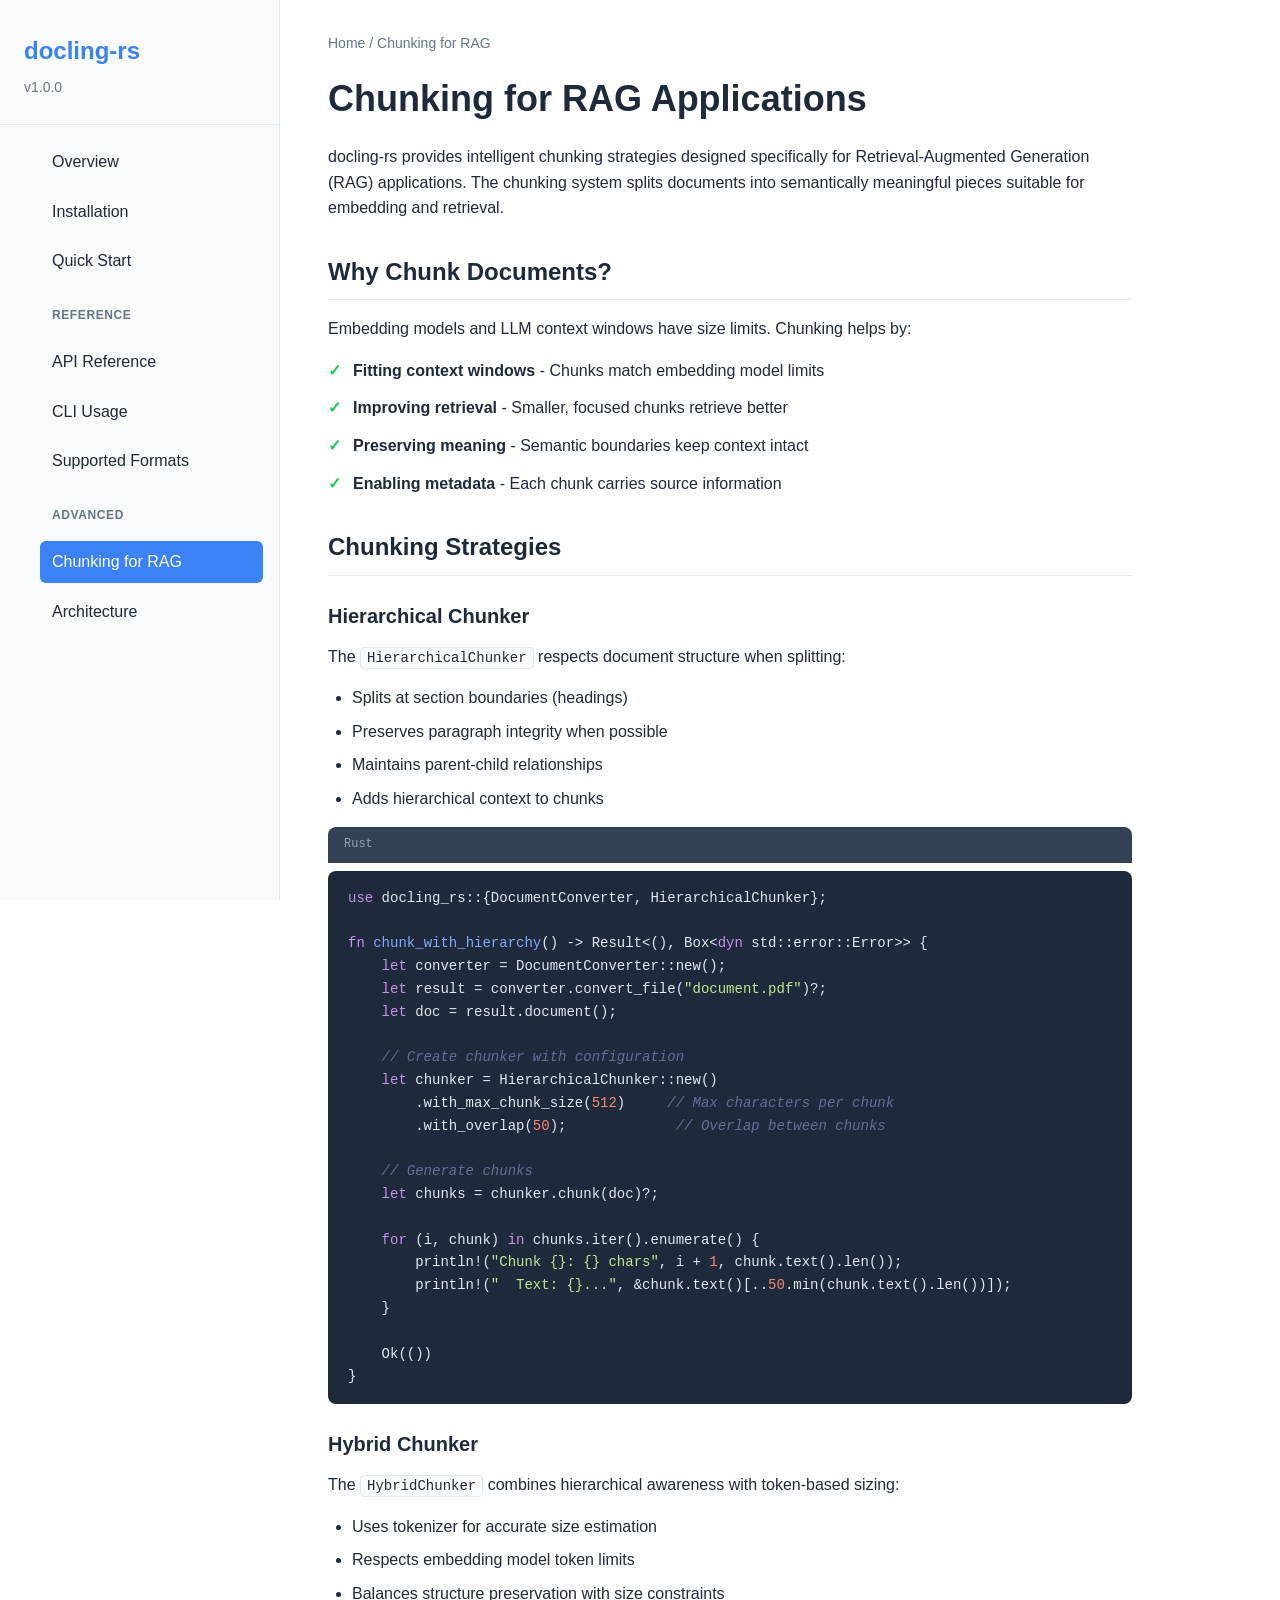
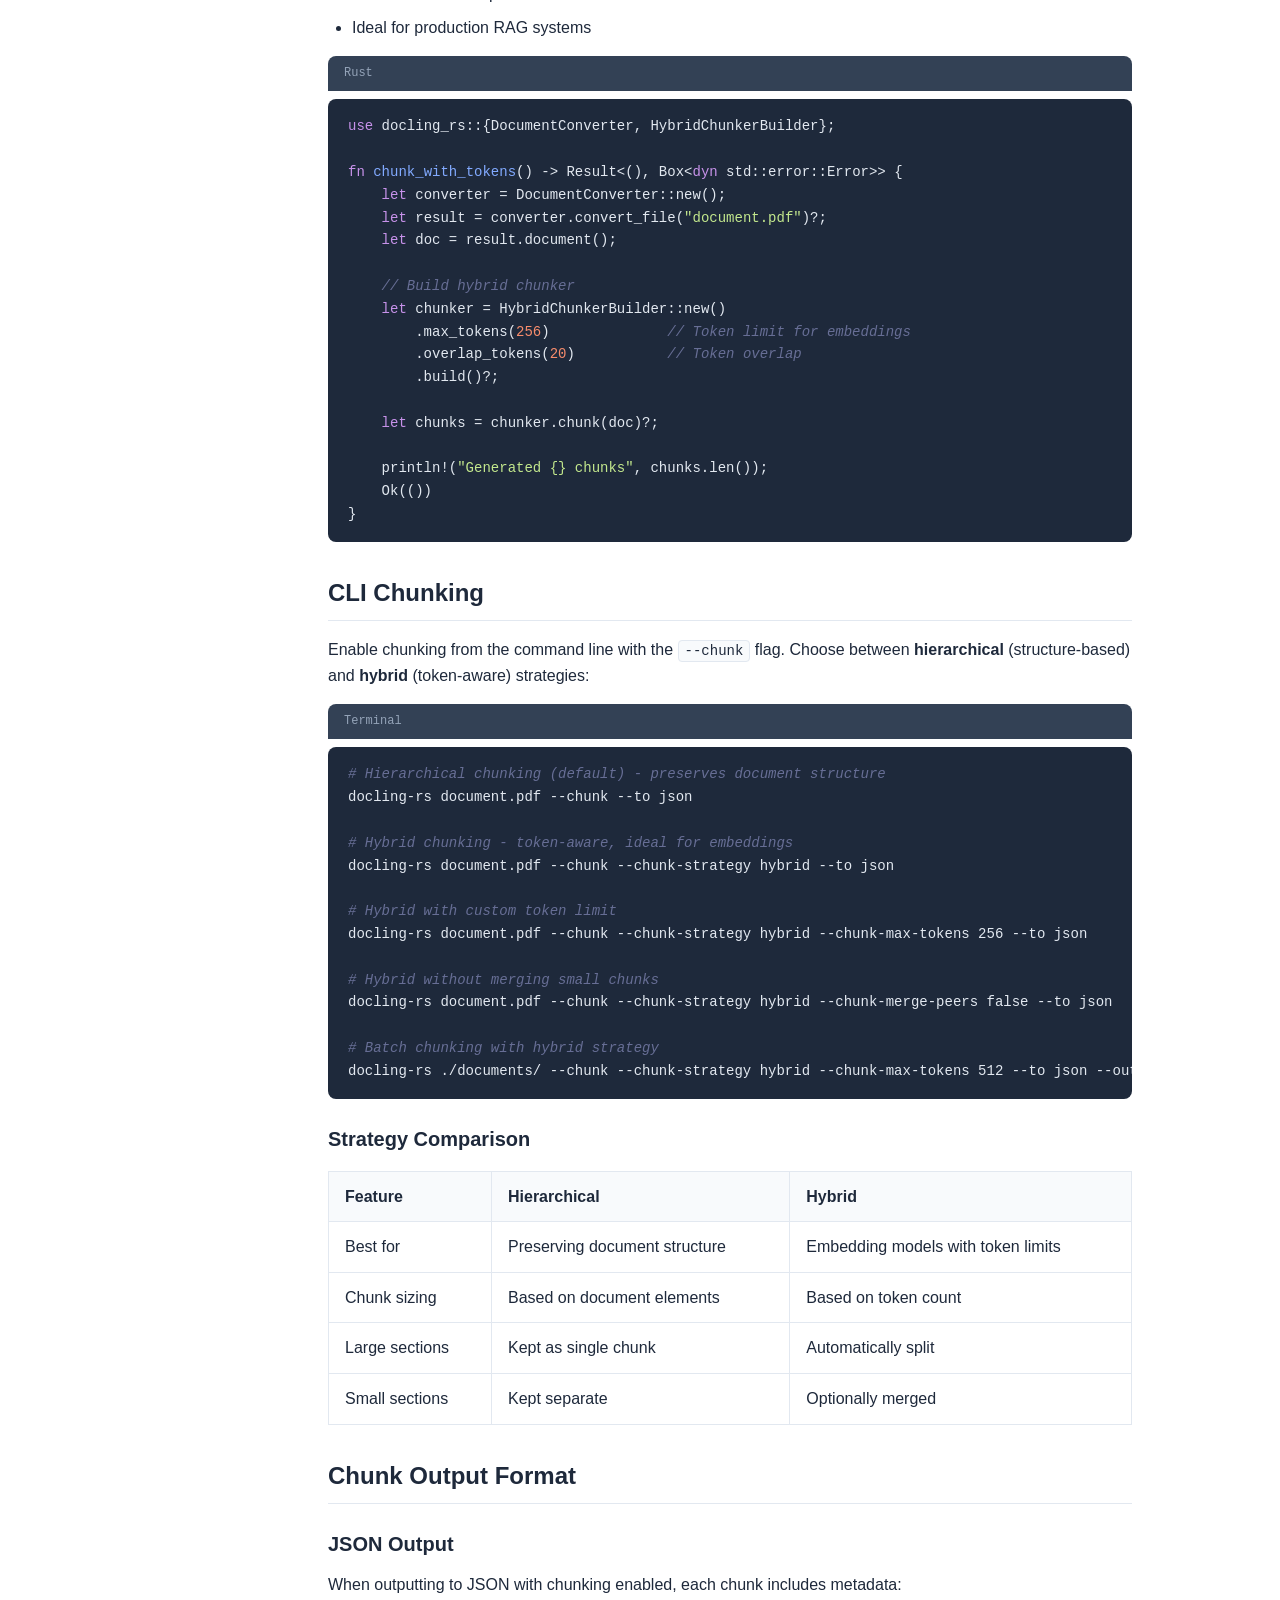
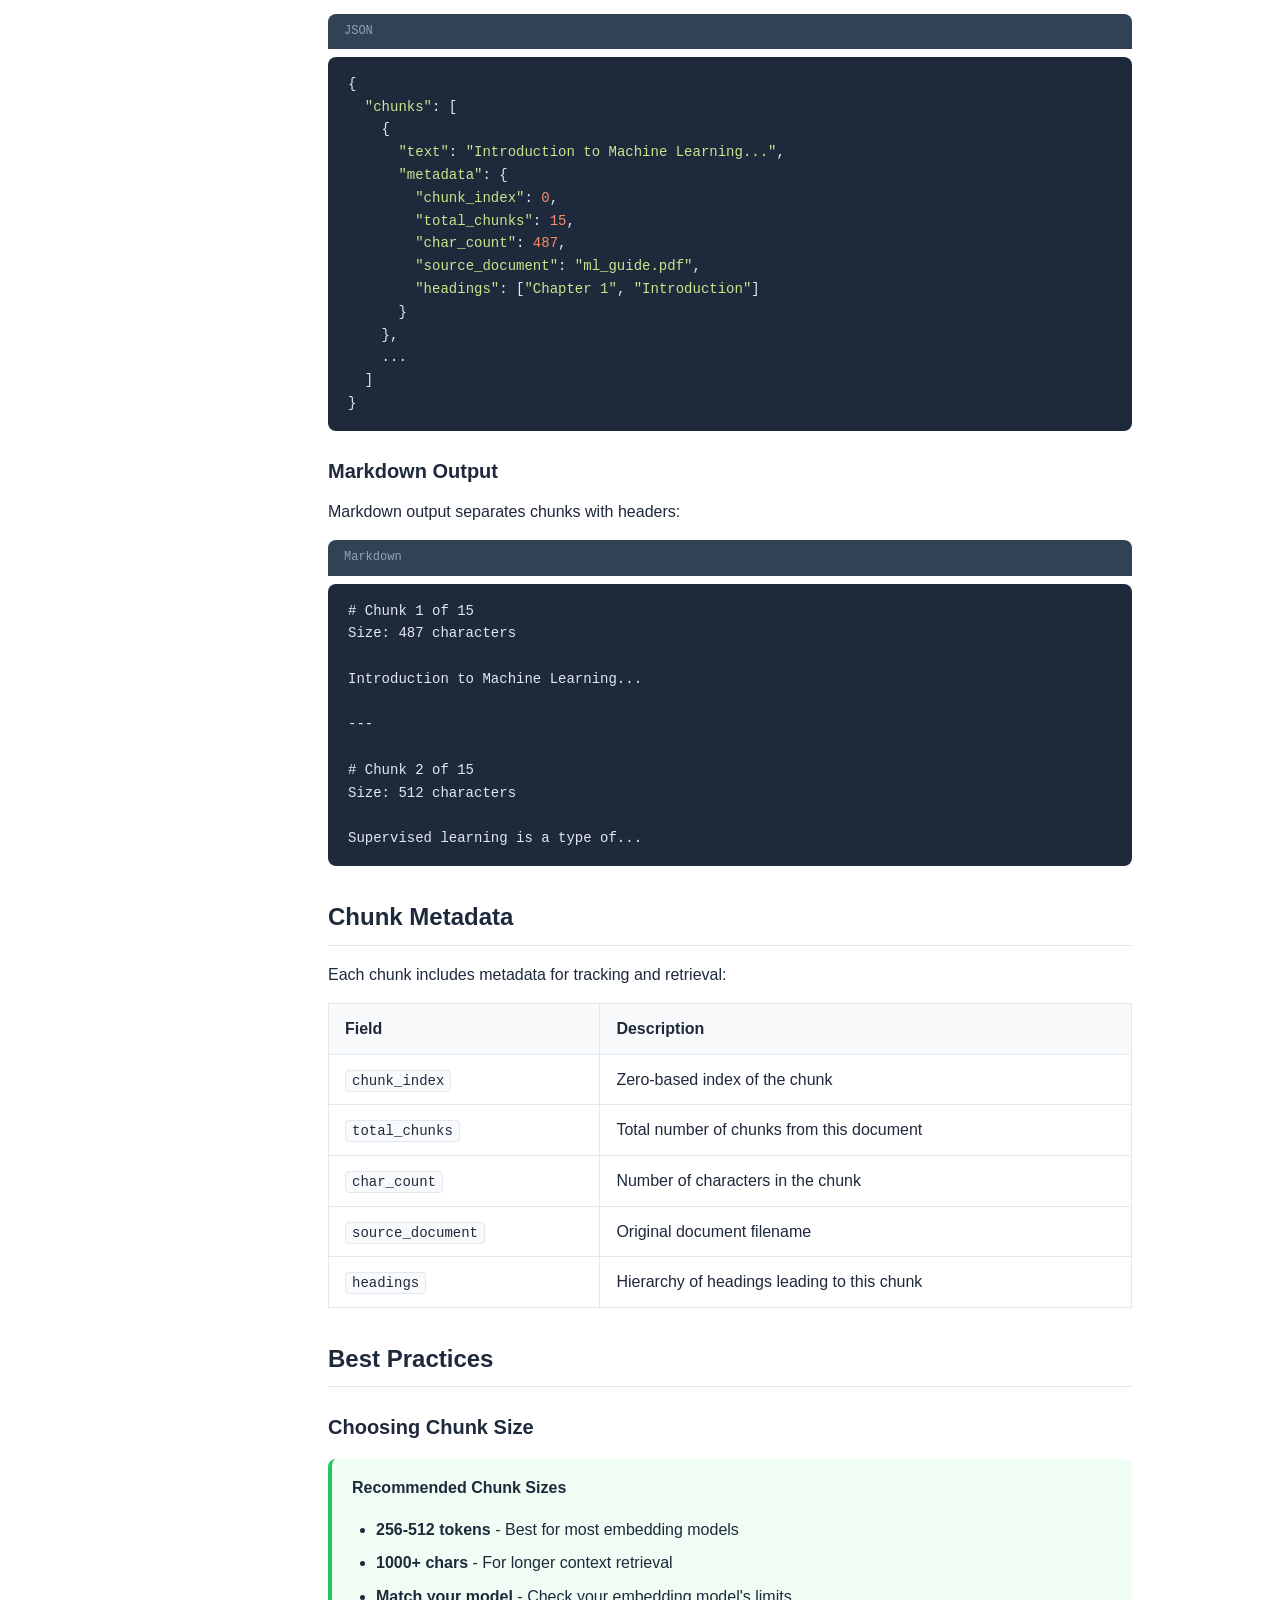
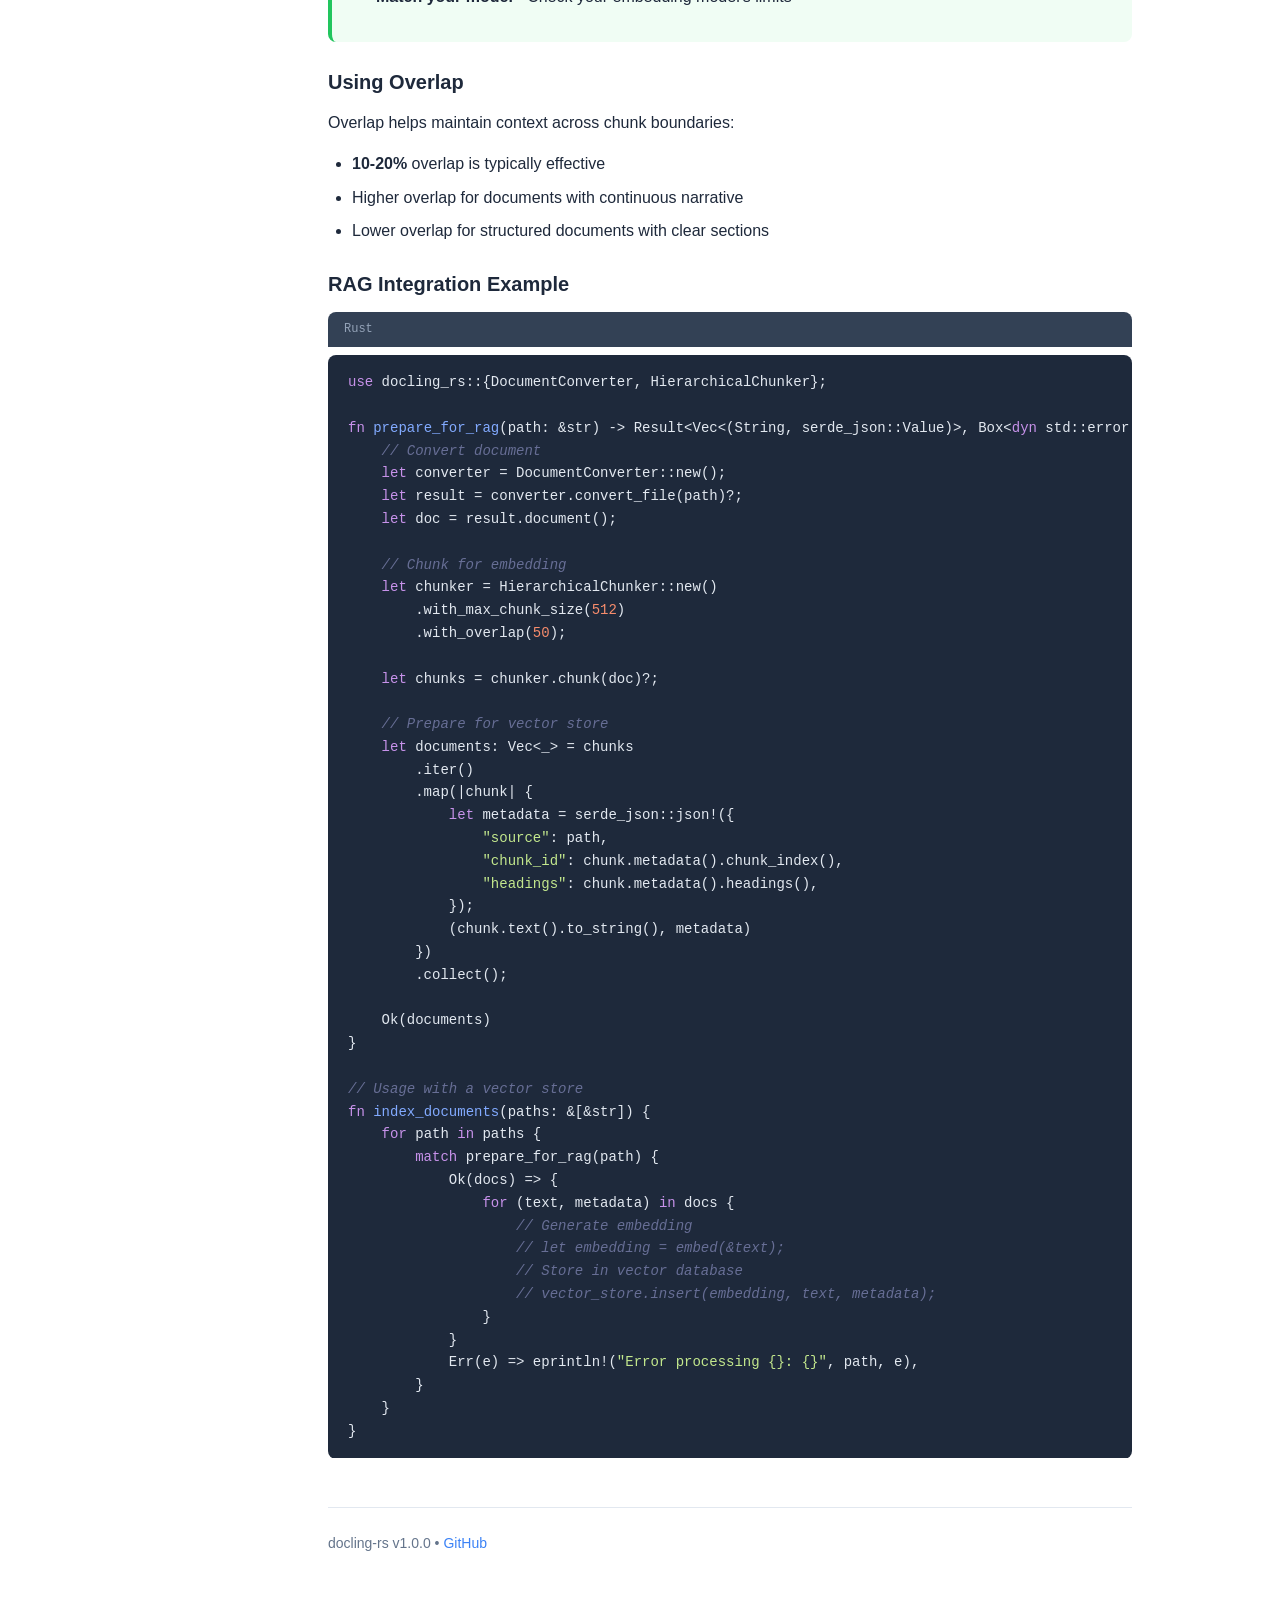
<file: manual/chunking.html>
<!DOCTYPE html>
<html lang="en">
<head>
    <meta charset="UTF-8">
    <meta name="viewport" content="width=device-width, initial-scale=1.0">
    <title>Chunking for RAG - docling-rs Manual</title>
    <link rel="stylesheet" href="style.css">
</head>
<body>
    <div class="container">
        <aside class="sidebar">
            <div class="sidebar-header">
                <h1>docling-rs</h1>
                <span class="version">v1.0.0</span>
            </div>
            <nav>
                <ul>
                    <li><a href="index.html">Overview</a></li>
                    <li><a href="installation.html">Installation</a></li>
                    <li><a href="quickstart.html">Quick Start</a></li>
                    <li class="nav-section">Reference</li>
                    <li><a href="api-reference.html">API Reference</a></li>
                    <li><a href="cli.html">CLI Usage</a></li>
                    <li><a href="formats.html">Supported Formats</a></li>
                    <li class="nav-section">Advanced</li>
                    <li><a href="chunking.html" class="active">Chunking for RAG</a></li>
                    <li><a href="architecture.html">Architecture</a></li>
                </ul>
            </nav>
        </aside>

        <main class="main-content">
            <div class="breadcrumb">
                <a href="index.html">Home</a> / Chunking for RAG
            </div>

            <h1>Chunking for RAG Applications</h1>

            <p>
                docling-rs provides intelligent chunking strategies designed specifically
                for Retrieval-Augmented Generation (RAG) applications. The chunking system
                splits documents into semantically meaningful pieces suitable for embedding
                and retrieval.
            </p>

            <h2>Why Chunk Documents?</h2>

            <p>
                Embedding models and LLM context windows have size limits. Chunking helps by:
            </p>

            <ul class="feature-list">
                <li>
                    <span class="icon">&#10003;</span>
                    <span><strong>Fitting context windows</strong> - Chunks match embedding model limits</span>
                </li>
                <li>
                    <span class="icon">&#10003;</span>
                    <span><strong>Improving retrieval</strong> - Smaller, focused chunks retrieve better</span>
                </li>
                <li>
                    <span class="icon">&#10003;</span>
                    <span><strong>Preserving meaning</strong> - Semantic boundaries keep context intact</span>
                </li>
                <li>
                    <span class="icon">&#10003;</span>
                    <span><strong>Enabling metadata</strong> - Each chunk carries source information</span>
                </li>
            </ul>

            <h2>Chunking Strategies</h2>

            <h3>Hierarchical Chunker</h3>

            <p>
                The <code>HierarchicalChunker</code> respects document structure when splitting:
            </p>

            <ul>
                <li>Splits at section boundaries (headings)</li>
                <li>Preserves paragraph integrity when possible</li>
                <li>Maintains parent-child relationships</li>
                <li>Adds hierarchical context to chunks</li>
            </ul>

            <div class="code-header">Rust</div>
            <pre><code><span class="keyword">use</span> docling_rs::{DocumentConverter, HierarchicalChunker};

<span class="keyword">fn</span> <span class="function">chunk_with_hierarchy</span>() -> Result&lt;(), Box&lt;<span class="keyword">dyn</span> std::error::Error&gt;&gt; {
    <span class="keyword">let</span> converter = DocumentConverter::new();
    <span class="keyword">let</span> result = converter.convert_file(<span class="string">"document.pdf"</span>)?;
    <span class="keyword">let</span> doc = result.document();

    <span class="comment">// Create chunker with configuration</span>
    <span class="keyword">let</span> chunker = HierarchicalChunker::new()
        .with_max_chunk_size(<span class="number">512</span>)     <span class="comment">// Max characters per chunk</span>
        .with_overlap(<span class="number">50</span>);             <span class="comment">// Overlap between chunks</span>

    <span class="comment">// Generate chunks</span>
    <span class="keyword">let</span> chunks = chunker.chunk(doc)?;

    <span class="keyword">for</span> (i, chunk) <span class="keyword">in</span> chunks.iter().enumerate() {
        println!(<span class="string">"Chunk {}: {} chars"</span>, i + <span class="number">1</span>, chunk.text().len());
        println!(<span class="string">"  Text: {}..."</span>, &amp;chunk.text()[..<span class="number">50</span>.min(chunk.text().len())]);
    }

    Ok(())
}</code></pre>

            <h3>Hybrid Chunker</h3>

            <p>
                The <code>HybridChunker</code> combines hierarchical awareness with token-based sizing:
            </p>

            <ul>
                <li>Uses tokenizer for accurate size estimation</li>
                <li>Respects embedding model token limits</li>
                <li>Balances structure preservation with size constraints</li>
                <li>Ideal for production RAG systems</li>
            </ul>

            <div class="code-header">Rust</div>
            <pre><code><span class="keyword">use</span> docling_rs::{DocumentConverter, HybridChunkerBuilder};

<span class="keyword">fn</span> <span class="function">chunk_with_tokens</span>() -> Result&lt;(), Box&lt;<span class="keyword">dyn</span> std::error::Error&gt;&gt; {
    <span class="keyword">let</span> converter = DocumentConverter::new();
    <span class="keyword">let</span> result = converter.convert_file(<span class="string">"document.pdf"</span>)?;
    <span class="keyword">let</span> doc = result.document();

    <span class="comment">// Build hybrid chunker</span>
    <span class="keyword">let</span> chunker = HybridChunkerBuilder::new()
        .max_tokens(<span class="number">256</span>)              <span class="comment">// Token limit for embeddings</span>
        .overlap_tokens(<span class="number">20</span>)           <span class="comment">// Token overlap</span>
        .build()?;

    <span class="keyword">let</span> chunks = chunker.chunk(doc)?;

    println!(<span class="string">"Generated {} chunks"</span>, chunks.len());
    Ok(())
}</code></pre>

            <h2>CLI Chunking</h2>

            <p>
                Enable chunking from the command line with the <code>--chunk</code> flag.
                Choose between <strong>hierarchical</strong> (structure-based) and
                <strong>hybrid</strong> (token-aware) strategies:
            </p>

            <div class="code-header">Terminal</div>
            <pre><code><span class="comment"># Hierarchical chunking (default) - preserves document structure</span>
docling-rs document.pdf --chunk --to json

<span class="comment"># Hybrid chunking - token-aware, ideal for embeddings</span>
docling-rs document.pdf --chunk --chunk-strategy hybrid --to json

<span class="comment"># Hybrid with custom token limit</span>
docling-rs document.pdf --chunk --chunk-strategy hybrid --chunk-max-tokens 256 --to json

<span class="comment"># Hybrid without merging small chunks</span>
docling-rs document.pdf --chunk --chunk-strategy hybrid --chunk-merge-peers false --to json

<span class="comment"># Batch chunking with hybrid strategy</span>
docling-rs ./documents/ --chunk --chunk-strategy hybrid --chunk-max-tokens 512 --to json --output-dir ./chunks</code></pre>

            <h3>Strategy Comparison</h3>

            <table>
                <thead>
                    <tr>
                        <th>Feature</th>
                        <th>Hierarchical</th>
                        <th>Hybrid</th>
                    </tr>
                </thead>
                <tbody>
                    <tr>
                        <td>Best for</td>
                        <td>Preserving document structure</td>
                        <td>Embedding models with token limits</td>
                    </tr>
                    <tr>
                        <td>Chunk sizing</td>
                        <td>Based on document elements</td>
                        <td>Based on token count</td>
                    </tr>
                    <tr>
                        <td>Large sections</td>
                        <td>Kept as single chunk</td>
                        <td>Automatically split</td>
                    </tr>
                    <tr>
                        <td>Small sections</td>
                        <td>Kept separate</td>
                        <td>Optionally merged</td>
                    </tr>
                </tbody>
            </table>

            <h2>Chunk Output Format</h2>

            <h3>JSON Output</h3>

            <p>When outputting to JSON with chunking enabled, each chunk includes metadata:</p>

            <div class="code-header">JSON</div>
            <pre><code>{
  <span class="string">"chunks"</span>: [
    {
      <span class="string">"text"</span>: <span class="string">"Introduction to Machine Learning..."</span>,
      <span class="string">"metadata"</span>: {
        <span class="string">"chunk_index"</span>: <span class="number">0</span>,
        <span class="string">"total_chunks"</span>: <span class="number">15</span>,
        <span class="string">"char_count"</span>: <span class="number">487</span>,
        <span class="string">"source_document"</span>: <span class="string">"ml_guide.pdf"</span>,
        <span class="string">"headings"</span>: [<span class="string">"Chapter 1"</span>, <span class="string">"Introduction"</span>]
      }
    },
    ...
  ]
}</code></pre>

            <h3>Markdown Output</h3>

            <p>Markdown output separates chunks with headers:</p>

            <div class="code-header">Markdown</div>
            <pre><code># Chunk 1 of 15
Size: 487 characters

Introduction to Machine Learning...

---

# Chunk 2 of 15
Size: 512 characters

Supervised learning is a type of...</code></pre>

            <h2>Chunk Metadata</h2>

            <p>Each chunk includes metadata for tracking and retrieval:</p>

            <table>
                <thead>
                    <tr>
                        <th>Field</th>
                        <th>Description</th>
                    </tr>
                </thead>
                <tbody>
                    <tr>
                        <td><code>chunk_index</code></td>
                        <td>Zero-based index of the chunk</td>
                    </tr>
                    <tr>
                        <td><code>total_chunks</code></td>
                        <td>Total number of chunks from this document</td>
                    </tr>
                    <tr>
                        <td><code>char_count</code></td>
                        <td>Number of characters in the chunk</td>
                    </tr>
                    <tr>
                        <td><code>source_document</code></td>
                        <td>Original document filename</td>
                    </tr>
                    <tr>
                        <td><code>headings</code></td>
                        <td>Hierarchy of headings leading to this chunk</td>
                    </tr>
                </tbody>
            </table>

            <h2>Best Practices</h2>

            <h3>Choosing Chunk Size</h3>

            <div class="tip">
                <div class="tip-title">Recommended Chunk Sizes</div>
                <ul>
                    <li><strong>256-512 tokens</strong> - Best for most embedding models</li>
                    <li><strong>1000+ chars</strong> - For longer context retrieval</li>
                    <li><strong>Match your model</strong> - Check your embedding model's limits</li>
                </ul>
            </div>

            <h3>Using Overlap</h3>

            <p>
                Overlap helps maintain context across chunk boundaries:
            </p>

            <ul>
                <li><strong>10-20%</strong> overlap is typically effective</li>
                <li>Higher overlap for documents with continuous narrative</li>
                <li>Lower overlap for structured documents with clear sections</li>
            </ul>

            <h3>RAG Integration Example</h3>

            <div class="code-header">Rust</div>
            <pre><code><span class="keyword">use</span> docling_rs::{DocumentConverter, HierarchicalChunker};

<span class="keyword">fn</span> <span class="function">prepare_for_rag</span>(path: &amp;str) -> Result&lt;Vec&lt;(String, serde_json::Value)&gt;, Box&lt;<span class="keyword">dyn</span> std::error::Error&gt;&gt; {
    <span class="comment">// Convert document</span>
    <span class="keyword">let</span> converter = DocumentConverter::new();
    <span class="keyword">let</span> result = converter.convert_file(path)?;
    <span class="keyword">let</span> doc = result.document();

    <span class="comment">// Chunk for embedding</span>
    <span class="keyword">let</span> chunker = HierarchicalChunker::new()
        .with_max_chunk_size(<span class="number">512</span>)
        .with_overlap(<span class="number">50</span>);

    <span class="keyword">let</span> chunks = chunker.chunk(doc)?;

    <span class="comment">// Prepare for vector store</span>
    <span class="keyword">let</span> documents: Vec&lt;_&gt; = chunks
        .iter()
        .map(|chunk| {
            <span class="keyword">let</span> metadata = serde_json::json!({
                <span class="string">"source"</span>: path,
                <span class="string">"chunk_id"</span>: chunk.metadata().chunk_index(),
                <span class="string">"headings"</span>: chunk.metadata().headings(),
            });
            (chunk.text().to_string(), metadata)
        })
        .collect();

    Ok(documents)
}

<span class="comment">// Usage with a vector store</span>
<span class="keyword">fn</span> <span class="function">index_documents</span>(paths: &amp;[&amp;str]) {
    <span class="keyword">for</span> path <span class="keyword">in</span> paths {
        <span class="keyword">match</span> prepare_for_rag(path) {
            Ok(docs) =&gt; {
                <span class="keyword">for</span> (text, metadata) <span class="keyword">in</span> docs {
                    <span class="comment">// Generate embedding</span>
                    <span class="comment">// let embedding = embed(&text);</span>
                    <span class="comment">// Store in vector database</span>
                    <span class="comment">// vector_store.insert(embedding, text, metadata);</span>
                }
            }
            Err(e) =&gt; eprintln!(<span class="string">"Error processing {}: {}"</span>, path, e),
        }
    }
}</code></pre>

            <div class="footer">
                <p>docling-rs v1.0.0 &bull; <a href="https://github.com/docling-rs/docling-rs">GitHub</a></p>
            </div>
        </main>
    </div>
</body>
</html>
</file>
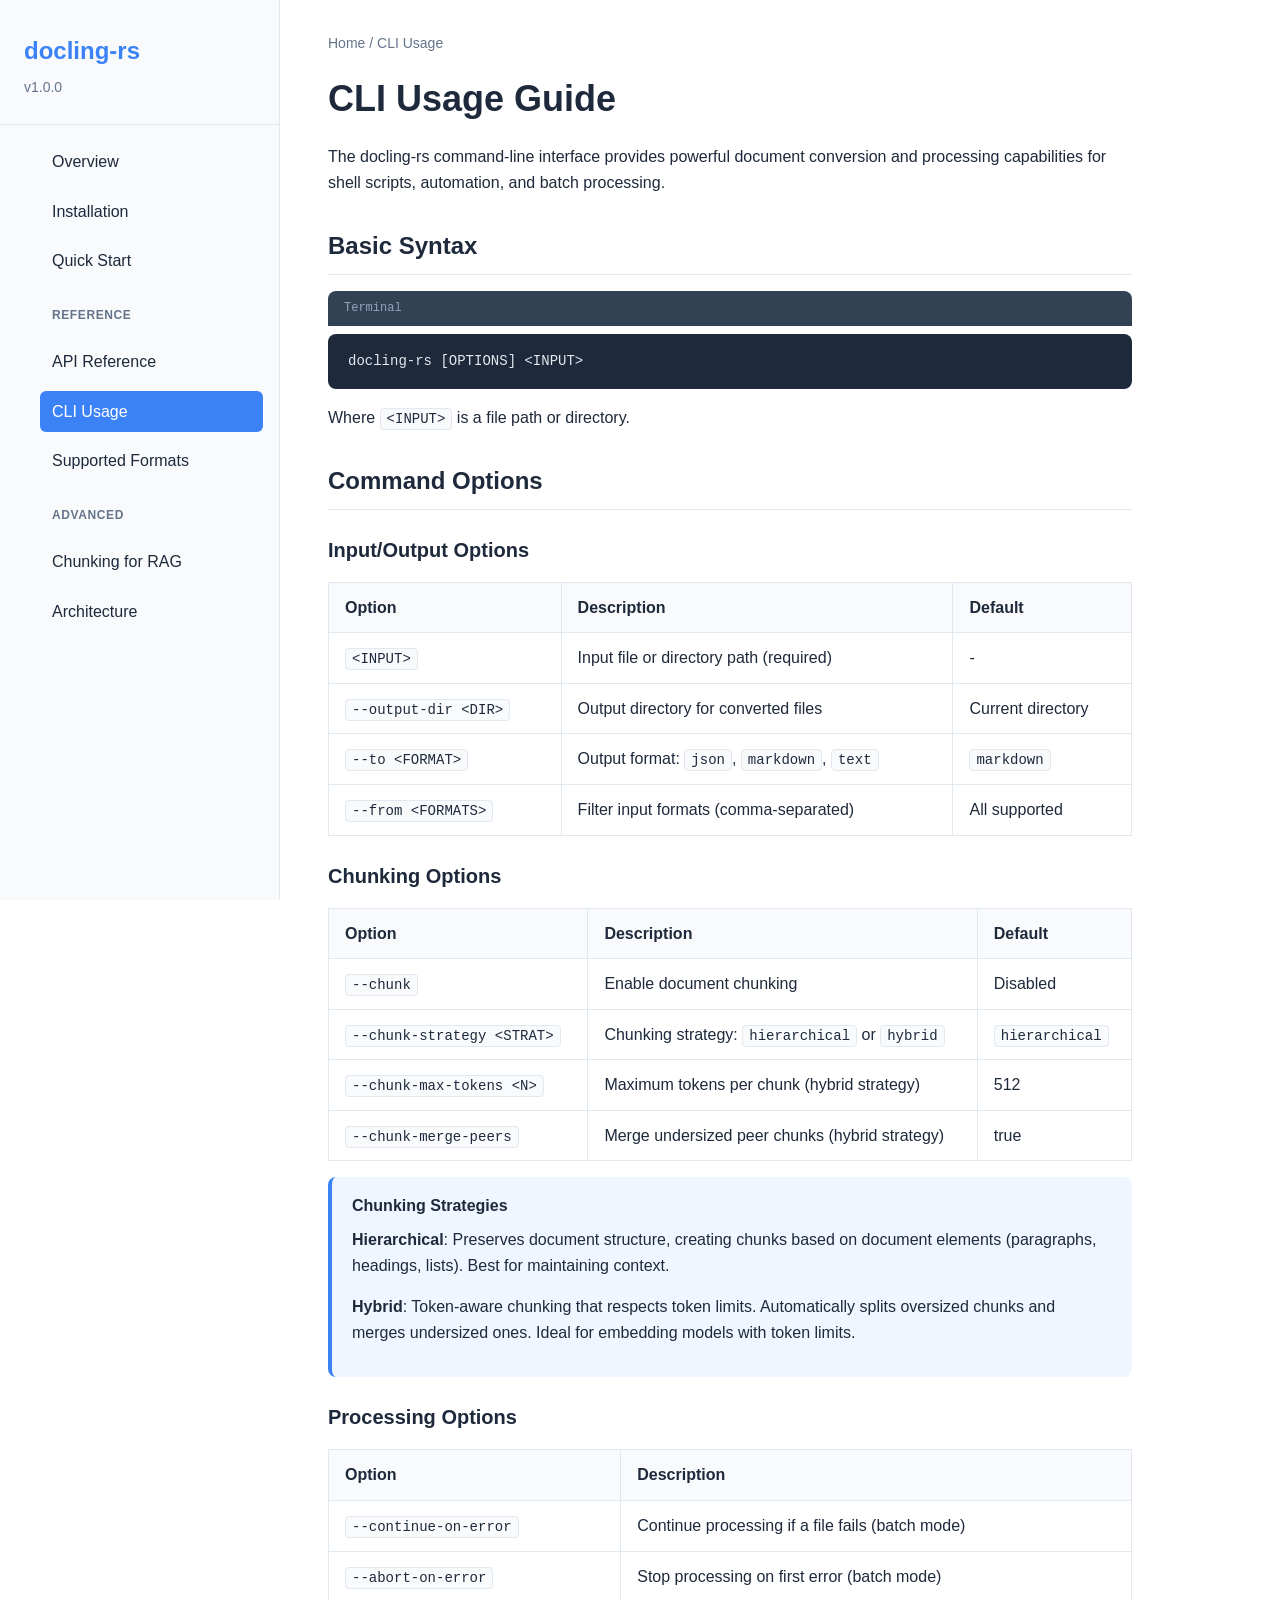
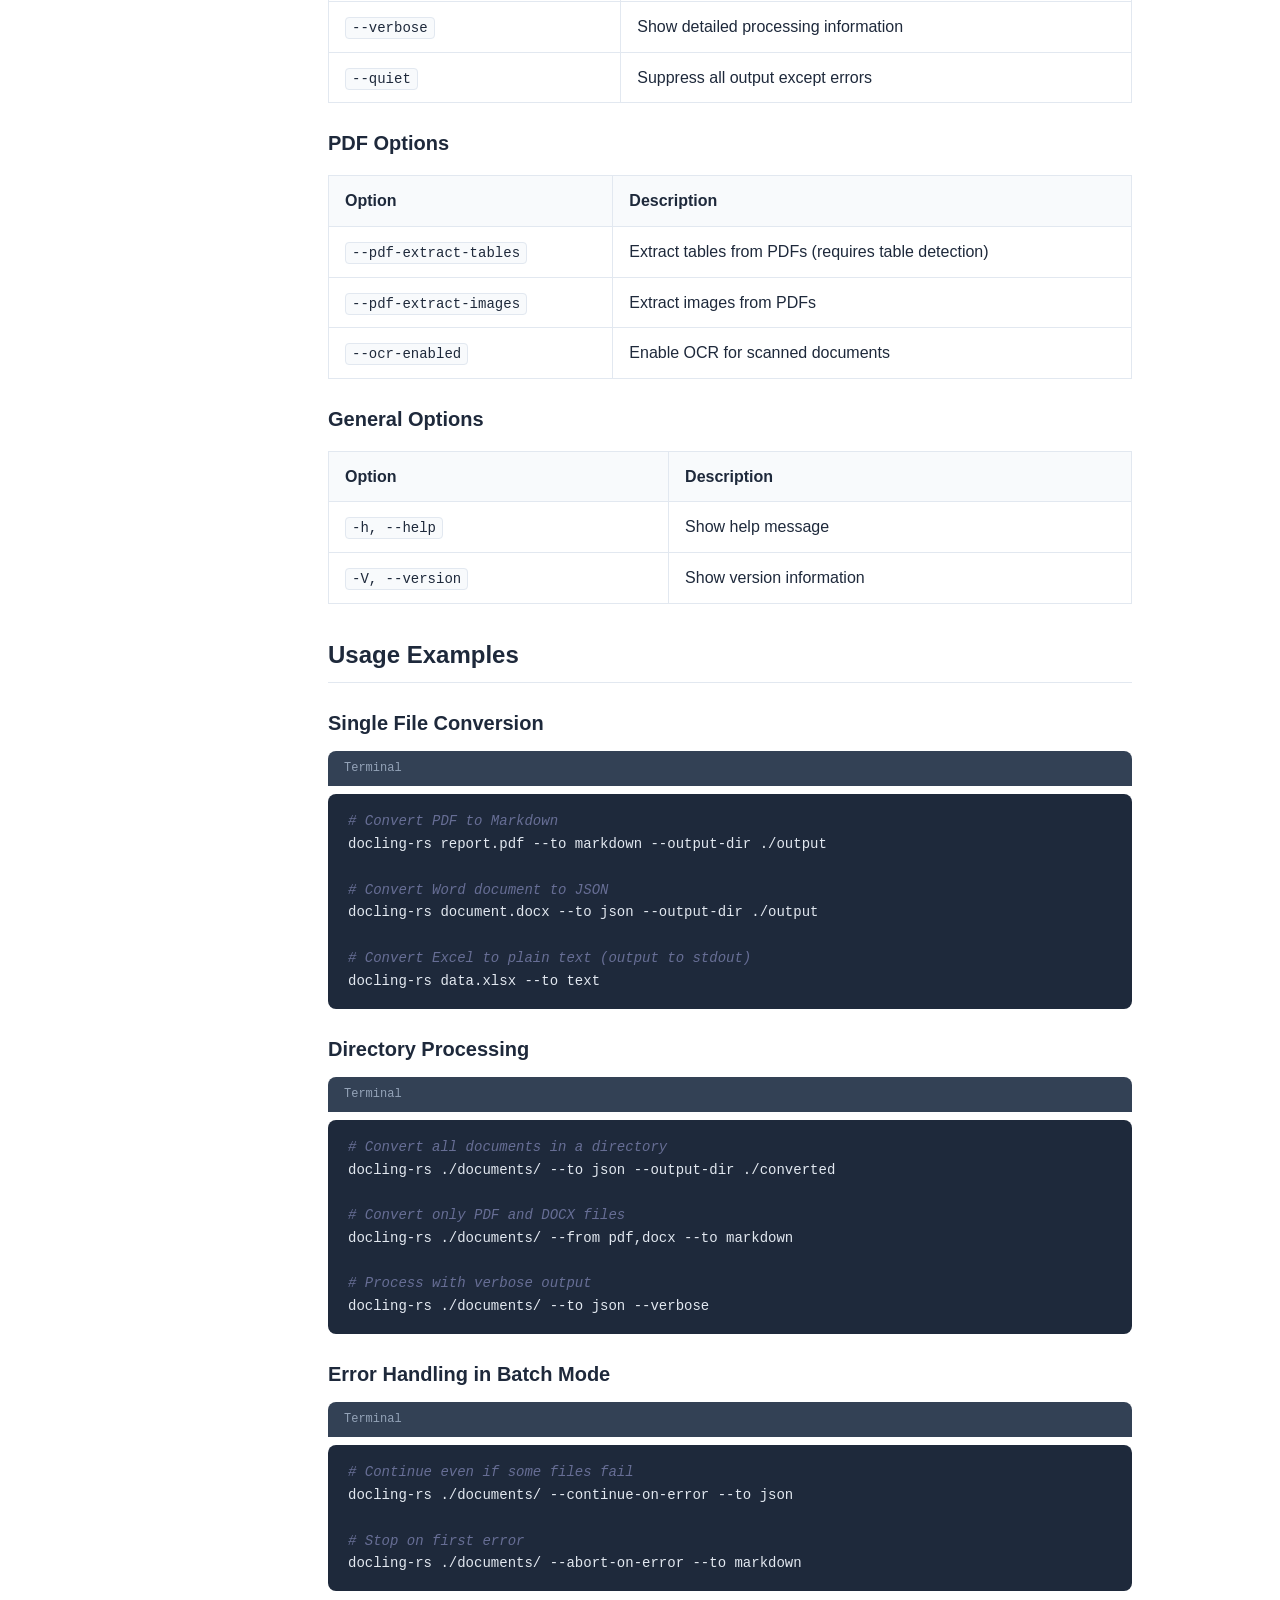
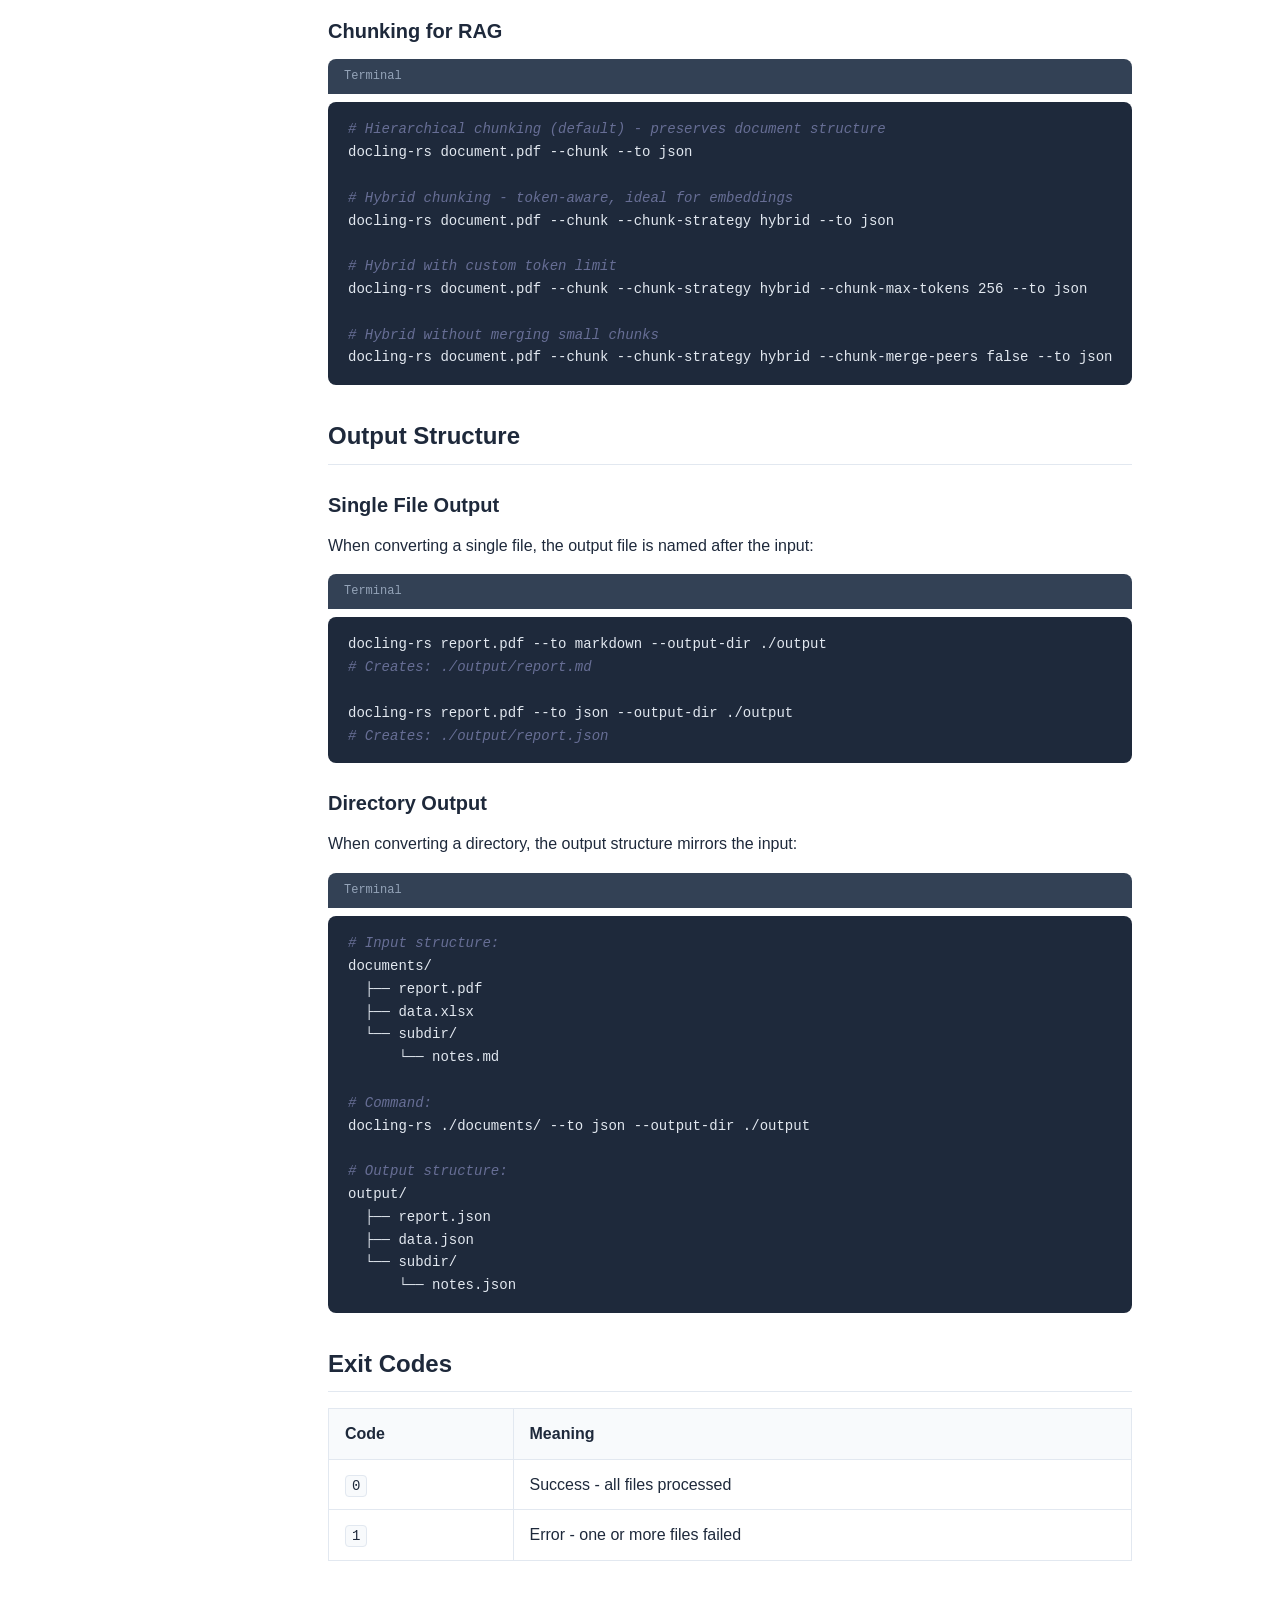
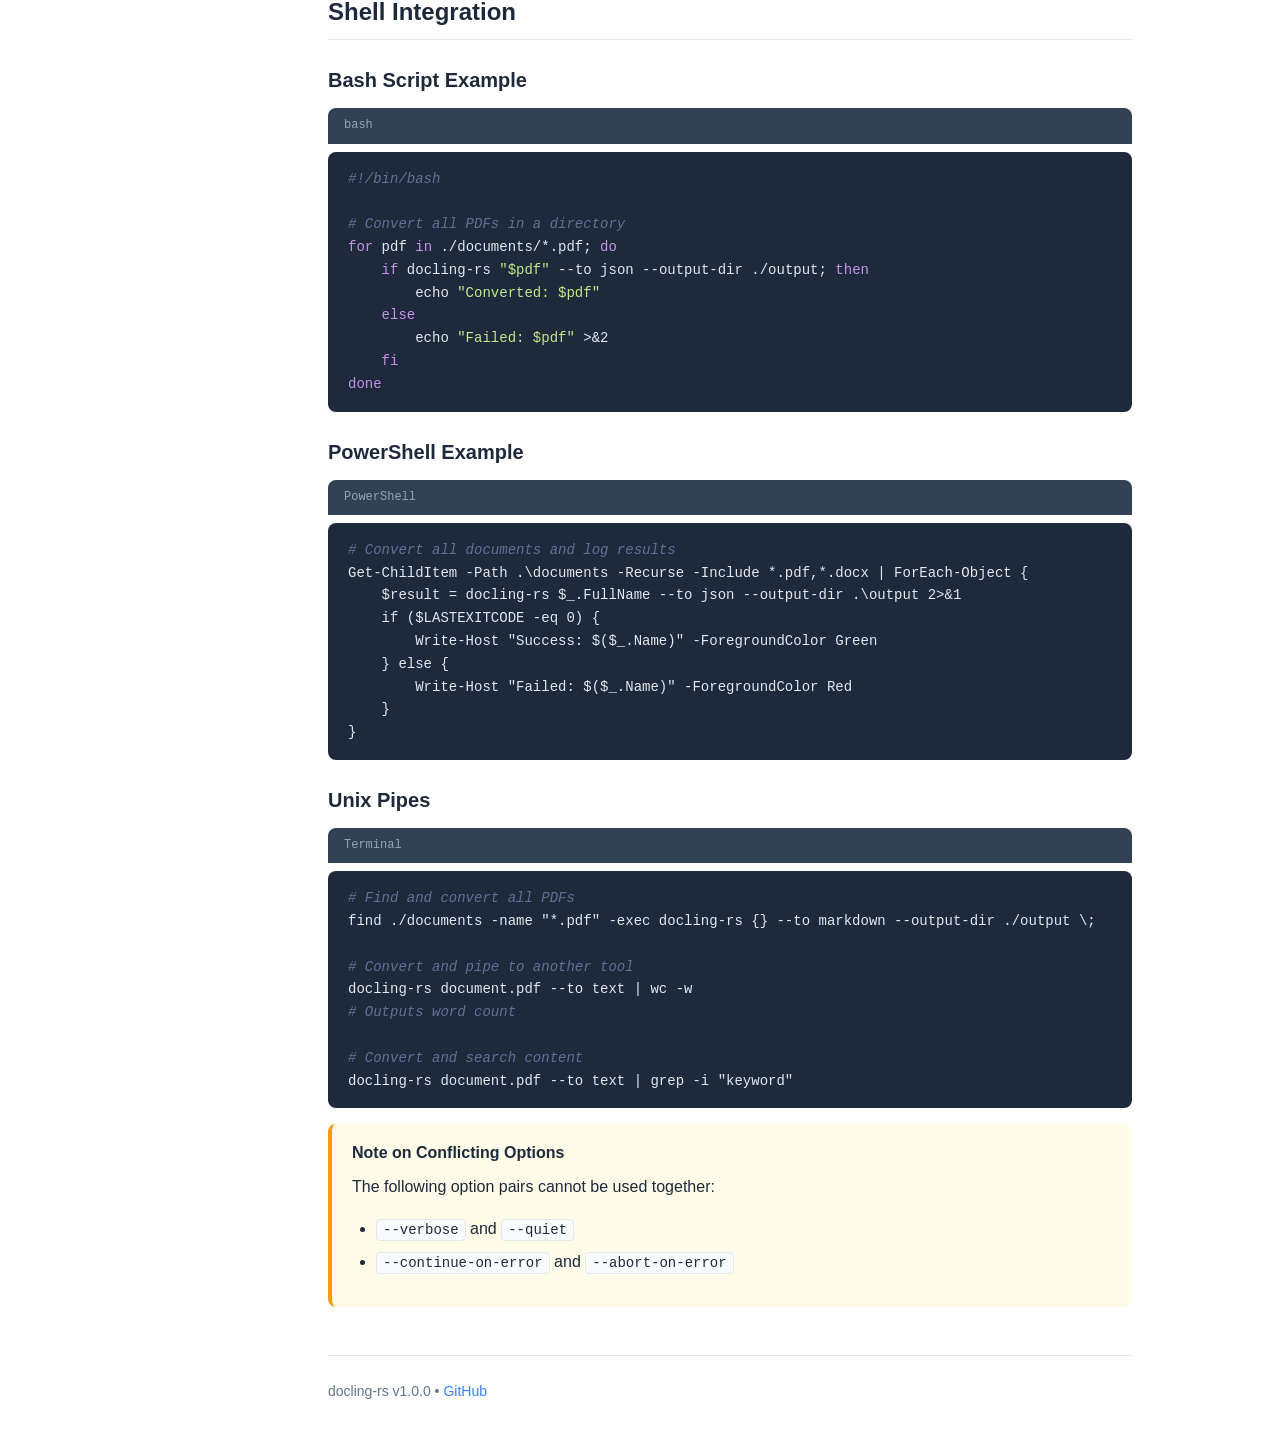
<file: manual/cli.html>
<!DOCTYPE html>
<html lang="en">
<head>
    <meta charset="UTF-8">
    <meta name="viewport" content="width=device-width, initial-scale=1.0">
    <title>CLI Usage - docling-rs Manual</title>
    <link rel="stylesheet" href="style.css">
</head>
<body>
    <div class="container">
        <aside class="sidebar">
            <div class="sidebar-header">
                <h1>docling-rs</h1>
                <span class="version">v1.0.0</span>
            </div>
            <nav>
                <ul>
                    <li><a href="index.html">Overview</a></li>
                    <li><a href="installation.html">Installation</a></li>
                    <li><a href="quickstart.html">Quick Start</a></li>
                    <li class="nav-section">Reference</li>
                    <li><a href="api-reference.html">API Reference</a></li>
                    <li><a href="cli.html" class="active">CLI Usage</a></li>
                    <li><a href="formats.html">Supported Formats</a></li>
                    <li class="nav-section">Advanced</li>
                    <li><a href="chunking.html">Chunking for RAG</a></li>
                    <li><a href="architecture.html">Architecture</a></li>
                </ul>
            </nav>
        </aside>

        <main class="main-content">
            <div class="breadcrumb">
                <a href="index.html">Home</a> / CLI Usage
            </div>

            <h1>CLI Usage Guide</h1>

            <p>
                The docling-rs command-line interface provides powerful document conversion
                and processing capabilities for shell scripts, automation, and batch processing.
            </p>

            <h2>Basic Syntax</h2>

            <div class="code-header">Terminal</div>
            <pre><code>docling-rs [OPTIONS] &lt;INPUT&gt;</code></pre>

            <p>Where <code>&lt;INPUT&gt;</code> is a file path or directory.</p>

            <h2>Command Options</h2>

            <h3>Input/Output Options</h3>

            <table>
                <thead>
                    <tr>
                        <th>Option</th>
                        <th>Description</th>
                        <th>Default</th>
                    </tr>
                </thead>
                <tbody>
                    <tr>
                        <td><code>&lt;INPUT&gt;</code></td>
                        <td>Input file or directory path (required)</td>
                        <td>-</td>
                    </tr>
                    <tr>
                        <td><code>--output-dir &lt;DIR&gt;</code></td>
                        <td>Output directory for converted files</td>
                        <td>Current directory</td>
                    </tr>
                    <tr>
                        <td><code>--to &lt;FORMAT&gt;</code></td>
                        <td>Output format: <code>json</code>, <code>markdown</code>, <code>text</code></td>
                        <td><code>markdown</code></td>
                    </tr>
                    <tr>
                        <td><code>--from &lt;FORMATS&gt;</code></td>
                        <td>Filter input formats (comma-separated)</td>
                        <td>All supported</td>
                    </tr>
                </tbody>
            </table>

            <h3>Chunking Options</h3>

            <table>
                <thead>
                    <tr>
                        <th>Option</th>
                        <th>Description</th>
                        <th>Default</th>
                    </tr>
                </thead>
                <tbody>
                    <tr>
                        <td><code>--chunk</code></td>
                        <td>Enable document chunking</td>
                        <td>Disabled</td>
                    </tr>
                    <tr>
                        <td><code>--chunk-strategy &lt;STRAT&gt;</code></td>
                        <td>Chunking strategy: <code>hierarchical</code> or <code>hybrid</code></td>
                        <td><code>hierarchical</code></td>
                    </tr>
                    <tr>
                        <td><code>--chunk-max-tokens &lt;N&gt;</code></td>
                        <td>Maximum tokens per chunk (hybrid strategy)</td>
                        <td>512</td>
                    </tr>
                    <tr>
                        <td><code>--chunk-merge-peers</code></td>
                        <td>Merge undersized peer chunks (hybrid strategy)</td>
                        <td>true</td>
                    </tr>
                </tbody>
            </table>

            <div class="note">
                <div class="note-title">Chunking Strategies</div>
                <p>
                    <strong>Hierarchical</strong>: Preserves document structure, creating chunks
                    based on document elements (paragraphs, headings, lists). Best for maintaining context.
                </p>
                <p>
                    <strong>Hybrid</strong>: Token-aware chunking that respects token limits.
                    Automatically splits oversized chunks and merges undersized ones. Ideal for
                    embedding models with token limits.
                </p>
            </div>

            <h3>Processing Options</h3>

            <table>
                <thead>
                    <tr>
                        <th>Option</th>
                        <th>Description</th>
                    </tr>
                </thead>
                <tbody>
                    <tr>
                        <td><code>--continue-on-error</code></td>
                        <td>Continue processing if a file fails (batch mode)</td>
                    </tr>
                    <tr>
                        <td><code>--abort-on-error</code></td>
                        <td>Stop processing on first error (batch mode)</td>
                    </tr>
                    <tr>
                        <td><code>--verbose</code></td>
                        <td>Show detailed processing information</td>
                    </tr>
                    <tr>
                        <td><code>--quiet</code></td>
                        <td>Suppress all output except errors</td>
                    </tr>
                </tbody>
            </table>

            <h3>PDF Options</h3>

            <table>
                <thead>
                    <tr>
                        <th>Option</th>
                        <th>Description</th>
                    </tr>
                </thead>
                <tbody>
                    <tr>
                        <td><code>--pdf-extract-tables</code></td>
                        <td>Extract tables from PDFs (requires table detection)</td>
                    </tr>
                    <tr>
                        <td><code>--pdf-extract-images</code></td>
                        <td>Extract images from PDFs</td>
                    </tr>
                    <tr>
                        <td><code>--ocr-enabled</code></td>
                        <td>Enable OCR for scanned documents</td>
                    </tr>
                </tbody>
            </table>

            <h3>General Options</h3>

            <table>
                <thead>
                    <tr>
                        <th>Option</th>
                        <th>Description</th>
                    </tr>
                </thead>
                <tbody>
                    <tr>
                        <td><code>-h, --help</code></td>
                        <td>Show help message</td>
                    </tr>
                    <tr>
                        <td><code>-V, --version</code></td>
                        <td>Show version information</td>
                    </tr>
                </tbody>
            </table>

            <h2>Usage Examples</h2>

            <h3>Single File Conversion</h3>

            <div class="code-header">Terminal</div>
            <pre><code><span class="comment"># Convert PDF to Markdown</span>
docling-rs report.pdf --to markdown --output-dir ./output

<span class="comment"># Convert Word document to JSON</span>
docling-rs document.docx --to json --output-dir ./output

<span class="comment"># Convert Excel to plain text (output to stdout)</span>
docling-rs data.xlsx --to text</code></pre>

            <h3>Directory Processing</h3>

            <div class="code-header">Terminal</div>
            <pre><code><span class="comment"># Convert all documents in a directory</span>
docling-rs ./documents/ --to json --output-dir ./converted

<span class="comment"># Convert only PDF and DOCX files</span>
docling-rs ./documents/ --from pdf,docx --to markdown

<span class="comment"># Process with verbose output</span>
docling-rs ./documents/ --to json --verbose</code></pre>

            <h3>Error Handling in Batch Mode</h3>

            <div class="code-header">Terminal</div>
            <pre><code><span class="comment"># Continue even if some files fail</span>
docling-rs ./documents/ --continue-on-error --to json

<span class="comment"># Stop on first error</span>
docling-rs ./documents/ --abort-on-error --to markdown</code></pre>

            <h3>Chunking for RAG</h3>

            <div class="code-header">Terminal</div>
            <pre><code><span class="comment"># Hierarchical chunking (default) - preserves document structure</span>
docling-rs document.pdf --chunk --to json

<span class="comment"># Hybrid chunking - token-aware, ideal for embeddings</span>
docling-rs document.pdf --chunk --chunk-strategy hybrid --to json

<span class="comment"># Hybrid with custom token limit</span>
docling-rs document.pdf --chunk --chunk-strategy hybrid --chunk-max-tokens 256 --to json

<span class="comment"># Hybrid without merging small chunks</span>
docling-rs document.pdf --chunk --chunk-strategy hybrid --chunk-merge-peers false --to json</code></pre>

            <h2>Output Structure</h2>

            <h3>Single File Output</h3>

            <p>When converting a single file, the output file is named after the input:</p>

            <div class="code-header">Terminal</div>
            <pre><code>docling-rs report.pdf --to markdown --output-dir ./output
<span class="comment"># Creates: ./output/report.md</span>

docling-rs report.pdf --to json --output-dir ./output
<span class="comment"># Creates: ./output/report.json</span></code></pre>

            <h3>Directory Output</h3>

            <p>When converting a directory, the output structure mirrors the input:</p>

            <div class="code-header">Terminal</div>
            <pre><code><span class="comment"># Input structure:</span>
documents/
  ├── report.pdf
  ├── data.xlsx
  └── subdir/
      └── notes.md

<span class="comment"># Command:</span>
docling-rs ./documents/ --to json --output-dir ./output

<span class="comment"># Output structure:</span>
output/
  ├── report.json
  ├── data.json
  └── subdir/
      └── notes.json</code></pre>

            <h2>Exit Codes</h2>

            <table>
                <thead>
                    <tr>
                        <th>Code</th>
                        <th>Meaning</th>
                    </tr>
                </thead>
                <tbody>
                    <tr>
                        <td><code>0</code></td>
                        <td>Success - all files processed</td>
                    </tr>
                    <tr>
                        <td><code>1</code></td>
                        <td>Error - one or more files failed</td>
                    </tr>
                </tbody>
            </table>

            <h2>Shell Integration</h2>

            <h3>Bash Script Example</h3>

            <div class="code-header">bash</div>
            <pre><code><span class="comment">#!/bin/bash</span>

<span class="comment"># Convert all PDFs in a directory</span>
<span class="keyword">for</span> pdf <span class="keyword">in</span> ./documents/*.pdf; <span class="keyword">do</span>
    <span class="keyword">if</span> docling-rs <span class="string">"$pdf"</span> --to json --output-dir ./output; <span class="keyword">then</span>
        echo <span class="string">"Converted: $pdf"</span>
    <span class="keyword">else</span>
        echo <span class="string">"Failed: $pdf"</span> &gt;&amp;2
    <span class="keyword">fi</span>
<span class="keyword">done</span></code></pre>

            <h3>PowerShell Example</h3>

            <div class="code-header">PowerShell</div>
            <pre><code><span class="comment"># Convert all documents and log results</span>
Get-ChildItem -Path .\documents -Recurse -Include *.pdf,*.docx | ForEach-Object {
    $result = docling-rs $_.FullName --to json --output-dir .\output 2&gt;&amp;1
    if ($LASTEXITCODE -eq 0) {
        Write-Host "Success: $($_.Name)" -ForegroundColor Green
    } else {
        Write-Host "Failed: $($_.Name)" -ForegroundColor Red
    }
}</code></pre>

            <h3>Unix Pipes</h3>

            <div class="code-header">Terminal</div>
            <pre><code><span class="comment"># Find and convert all PDFs</span>
find ./documents -name "*.pdf" -exec docling-rs {} --to markdown --output-dir ./output \;

<span class="comment"># Convert and pipe to another tool</span>
docling-rs document.pdf --to text | wc -w
<span class="comment"># Outputs word count</span>

<span class="comment"># Convert and search content</span>
docling-rs document.pdf --to text | grep -i "keyword"</code></pre>

            <div class="warning">
                <div class="warning-title">Note on Conflicting Options</div>
                <p>
                    The following option pairs cannot be used together:
                </p>
                <ul>
                    <li><code>--verbose</code> and <code>--quiet</code></li>
                    <li><code>--continue-on-error</code> and <code>--abort-on-error</code></li>
                </ul>
            </div>

            <div class="footer">
                <p>docling-rs v1.0.0 &bull; <a href="https://github.com/docling-rs/docling-rs">GitHub</a></p>
            </div>
        </main>
    </div>
</body>
</html>
</file>
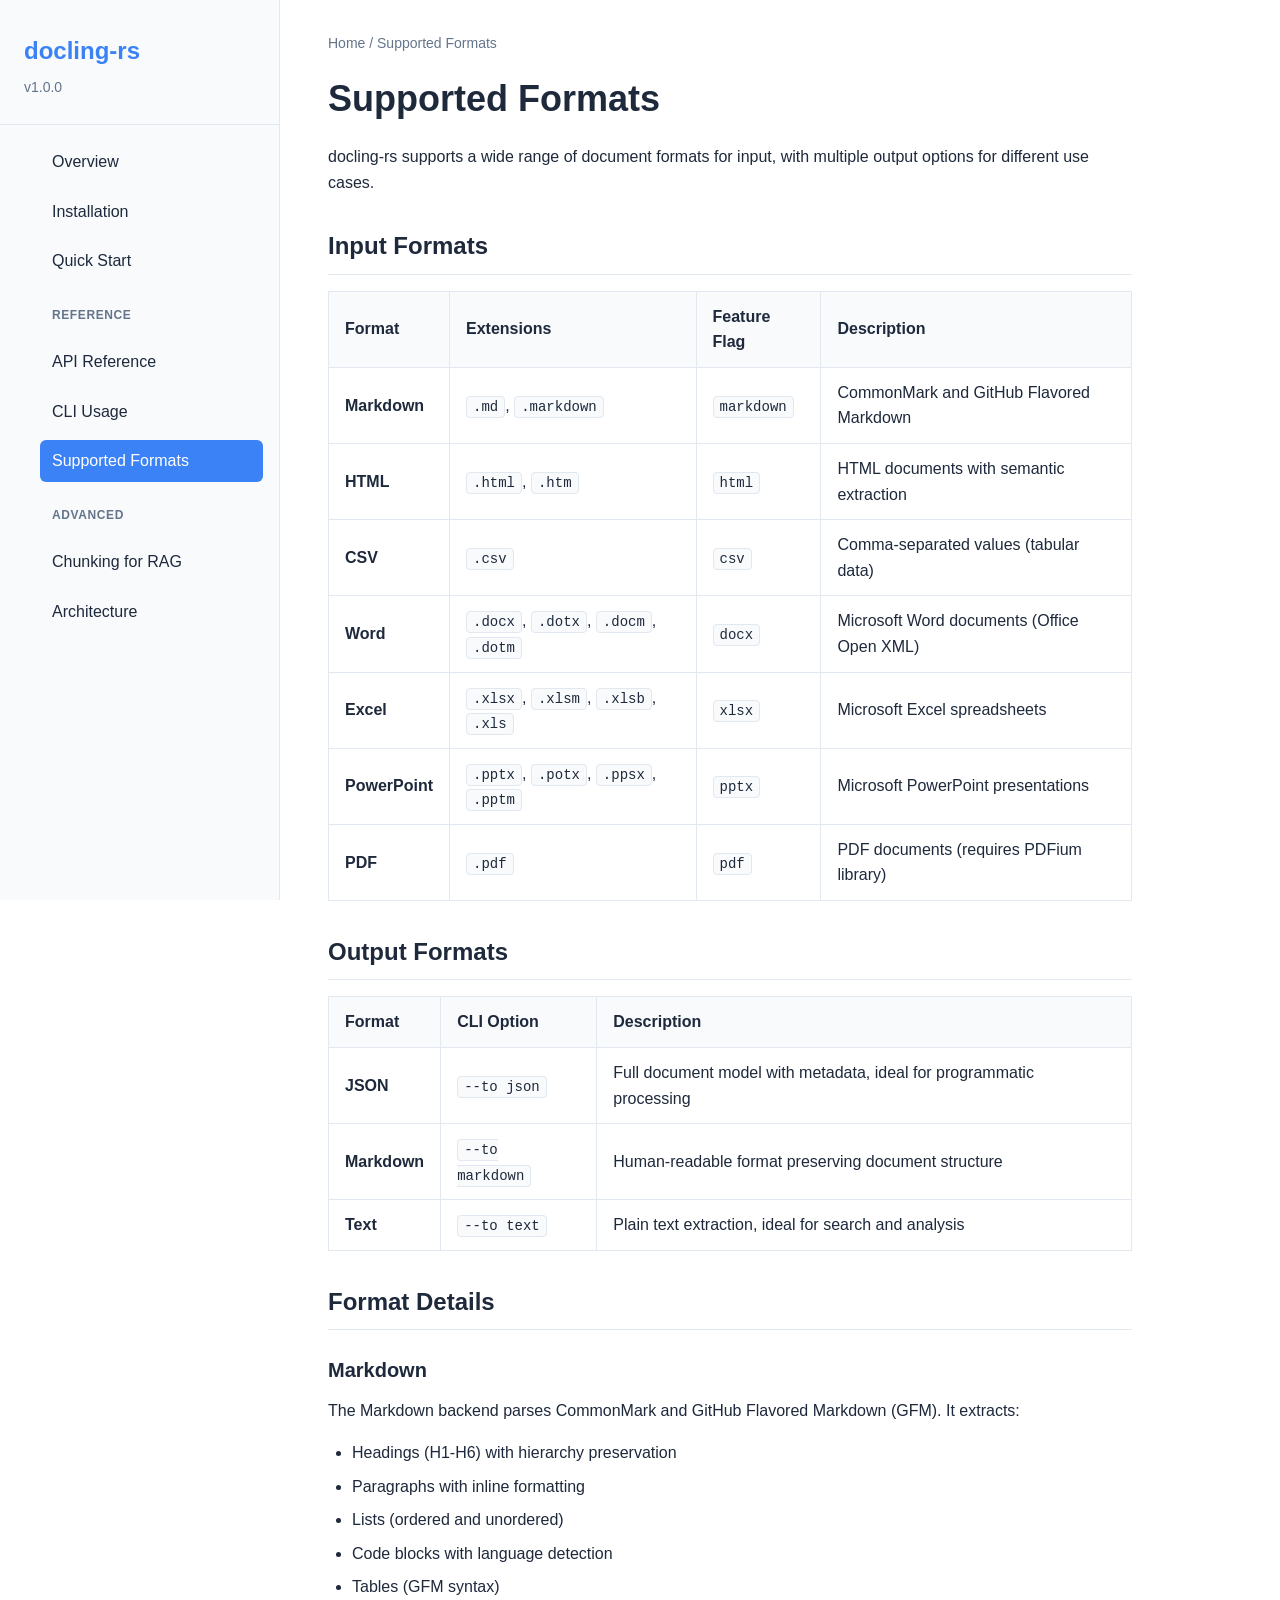
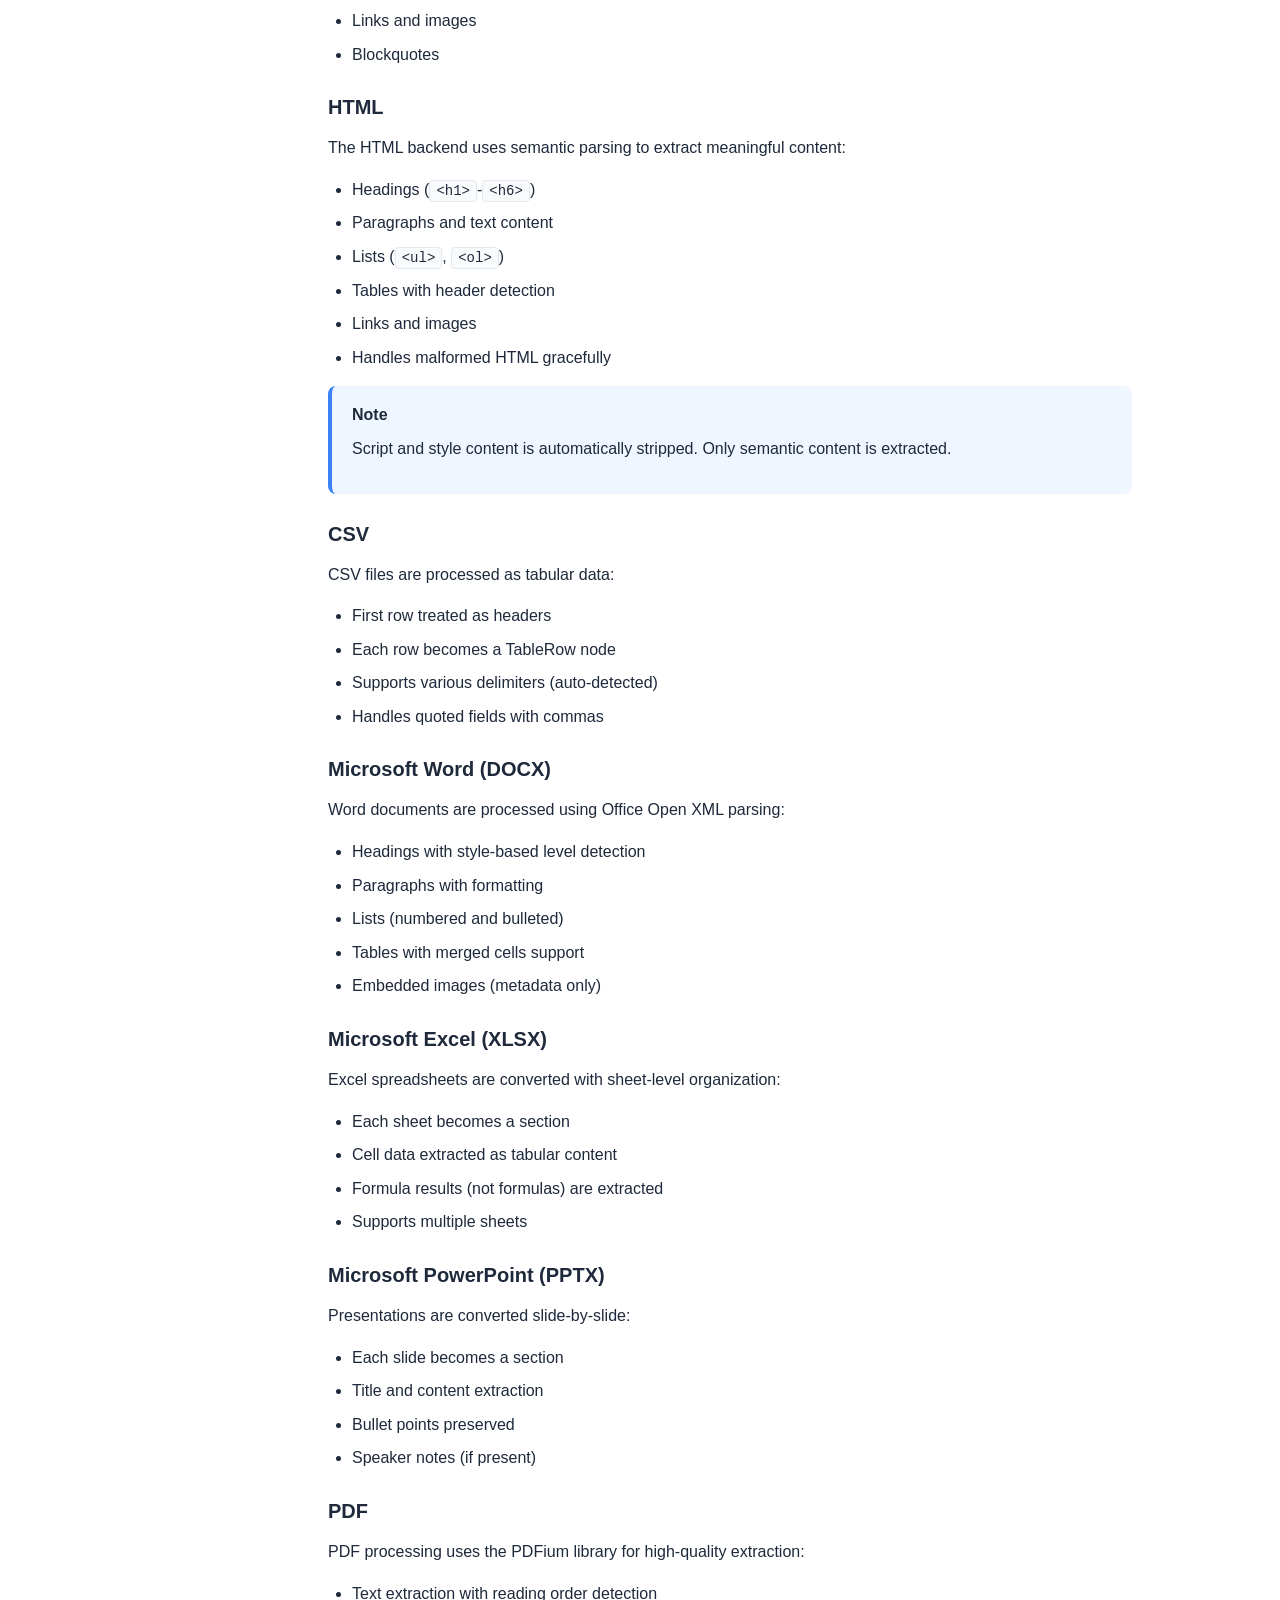
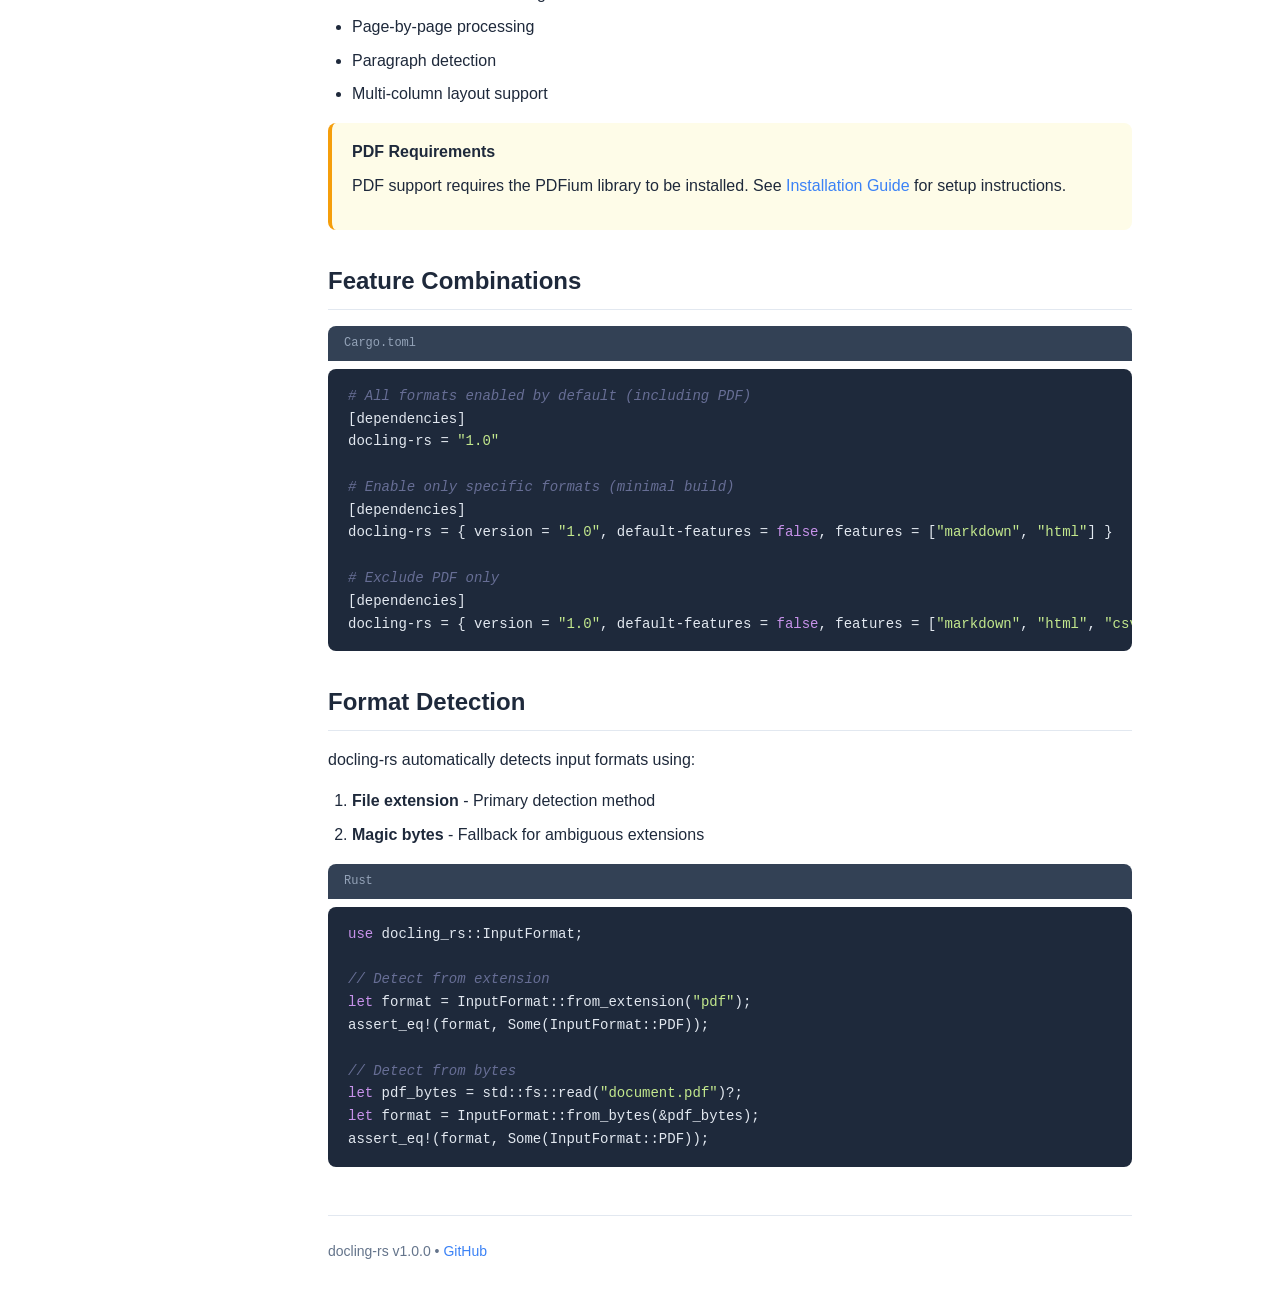
<file: manual/formats.html>
<!DOCTYPE html>
<html lang="en">
<head>
    <meta charset="UTF-8">
    <meta name="viewport" content="width=device-width, initial-scale=1.0">
    <title>Supported Formats - docling-rs Manual</title>
    <link rel="stylesheet" href="style.css">
</head>
<body>
    <div class="container">
        <aside class="sidebar">
            <div class="sidebar-header">
                <h1>docling-rs</h1>
                <span class="version">v1.0.0</span>
            </div>
            <nav>
                <ul>
                    <li><a href="index.html">Overview</a></li>
                    <li><a href="installation.html">Installation</a></li>
                    <li><a href="quickstart.html">Quick Start</a></li>
                    <li class="nav-section">Reference</li>
                    <li><a href="api-reference.html">API Reference</a></li>
                    <li><a href="cli.html">CLI Usage</a></li>
                    <li><a href="formats.html" class="active">Supported Formats</a></li>
                    <li class="nav-section">Advanced</li>
                    <li><a href="chunking.html">Chunking for RAG</a></li>
                    <li><a href="architecture.html">Architecture</a></li>
                </ul>
            </nav>
        </aside>

        <main class="main-content">
            <div class="breadcrumb">
                <a href="index.html">Home</a> / Supported Formats
            </div>

            <h1>Supported Formats</h1>

            <p>
                docling-rs supports a wide range of document formats for input, with multiple
                output options for different use cases.
            </p>

            <h2>Input Formats</h2>

            <table>
                <thead>
                    <tr>
                        <th>Format</th>
                        <th>Extensions</th>
                        <th>Feature Flag</th>
                        <th>Description</th>
                    </tr>
                </thead>
                <tbody>
                    <tr>
                        <td><strong>Markdown</strong></td>
                        <td><code>.md</code>, <code>.markdown</code></td>
                        <td><code>markdown</code></td>
                        <td>CommonMark and GitHub Flavored Markdown</td>
                    </tr>
                    <tr>
                        <td><strong>HTML</strong></td>
                        <td><code>.html</code>, <code>.htm</code></td>
                        <td><code>html</code></td>
                        <td>HTML documents with semantic extraction</td>
                    </tr>
                    <tr>
                        <td><strong>CSV</strong></td>
                        <td><code>.csv</code></td>
                        <td><code>csv</code></td>
                        <td>Comma-separated values (tabular data)</td>
                    </tr>
                    <tr>
                        <td><strong>Word</strong></td>
                        <td><code>.docx</code>, <code>.dotx</code>, <code>.docm</code>, <code>.dotm</code></td>
                        <td><code>docx</code></td>
                        <td>Microsoft Word documents (Office Open XML)</td>
                    </tr>
                    <tr>
                        <td><strong>Excel</strong></td>
                        <td><code>.xlsx</code>, <code>.xlsm</code>, <code>.xlsb</code>, <code>.xls</code></td>
                        <td><code>xlsx</code></td>
                        <td>Microsoft Excel spreadsheets</td>
                    </tr>
                    <tr>
                        <td><strong>PowerPoint</strong></td>
                        <td><code>.pptx</code>, <code>.potx</code>, <code>.ppsx</code>, <code>.pptm</code></td>
                        <td><code>pptx</code></td>
                        <td>Microsoft PowerPoint presentations</td>
                    </tr>
                    <tr>
                        <td><strong>PDF</strong></td>
                        <td><code>.pdf</code></td>
                        <td><code>pdf</code></td>
                        <td>PDF documents (requires PDFium library)</td>
                    </tr>
                </tbody>
            </table>

            <h2>Output Formats</h2>

            <table>
                <thead>
                    <tr>
                        <th>Format</th>
                        <th>CLI Option</th>
                        <th>Description</th>
                    </tr>
                </thead>
                <tbody>
                    <tr>
                        <td><strong>JSON</strong></td>
                        <td><code>--to json</code></td>
                        <td>Full document model with metadata, ideal for programmatic processing</td>
                    </tr>
                    <tr>
                        <td><strong>Markdown</strong></td>
                        <td><code>--to markdown</code></td>
                        <td>Human-readable format preserving document structure</td>
                    </tr>
                    <tr>
                        <td><strong>Text</strong></td>
                        <td><code>--to text</code></td>
                        <td>Plain text extraction, ideal for search and analysis</td>
                    </tr>
                </tbody>
            </table>

            <h2>Format Details</h2>

            <h3>Markdown</h3>

            <p>
                The Markdown backend parses CommonMark and GitHub Flavored Markdown (GFM).
                It extracts:
            </p>

            <ul>
                <li>Headings (H1-H6) with hierarchy preservation</li>
                <li>Paragraphs with inline formatting</li>
                <li>Lists (ordered and unordered)</li>
                <li>Code blocks with language detection</li>
                <li>Tables (GFM syntax)</li>
                <li>Links and images</li>
                <li>Blockquotes</li>
            </ul>

            <h3>HTML</h3>

            <p>
                The HTML backend uses semantic parsing to extract meaningful content:
            </p>

            <ul>
                <li>Headings (<code>&lt;h1&gt;</code>-<code>&lt;h6&gt;</code>)</li>
                <li>Paragraphs and text content</li>
                <li>Lists (<code>&lt;ul&gt;</code>, <code>&lt;ol&gt;</code>)</li>
                <li>Tables with header detection</li>
                <li>Links and images</li>
                <li>Handles malformed HTML gracefully</li>
            </ul>

            <div class="note">
                <div class="note-title">Note</div>
                <p>
                    Script and style content is automatically stripped. Only semantic
                    content is extracted.
                </p>
            </div>

            <h3>CSV</h3>

            <p>
                CSV files are processed as tabular data:
            </p>

            <ul>
                <li>First row treated as headers</li>
                <li>Each row becomes a TableRow node</li>
                <li>Supports various delimiters (auto-detected)</li>
                <li>Handles quoted fields with commas</li>
            </ul>

            <h3>Microsoft Word (DOCX)</h3>

            <p>
                Word documents are processed using Office Open XML parsing:
            </p>

            <ul>
                <li>Headings with style-based level detection</li>
                <li>Paragraphs with formatting</li>
                <li>Lists (numbered and bulleted)</li>
                <li>Tables with merged cells support</li>
                <li>Embedded images (metadata only)</li>
            </ul>

            <h3>Microsoft Excel (XLSX)</h3>

            <p>
                Excel spreadsheets are converted with sheet-level organization:
            </p>

            <ul>
                <li>Each sheet becomes a section</li>
                <li>Cell data extracted as tabular content</li>
                <li>Formula results (not formulas) are extracted</li>
                <li>Supports multiple sheets</li>
            </ul>

            <h3>Microsoft PowerPoint (PPTX)</h3>

            <p>
                Presentations are converted slide-by-slide:
            </p>

            <ul>
                <li>Each slide becomes a section</li>
                <li>Title and content extraction</li>
                <li>Bullet points preserved</li>
                <li>Speaker notes (if present)</li>
            </ul>

            <h3>PDF</h3>

            <p>
                PDF processing uses the PDFium library for high-quality extraction:
            </p>

            <ul>
                <li>Text extraction with reading order detection</li>
                <li>Page-by-page processing</li>
                <li>Paragraph detection</li>
                <li>Multi-column layout support</li>
            </ul>

            <div class="warning">
                <div class="warning-title">PDF Requirements</div>
                <p>
                    PDF support requires the PDFium library to be installed.
                    See <a href="installation.html#pdf-support">Installation Guide</a>
                    for setup instructions.
                </p>
            </div>

            <h2>Feature Combinations</h2>

            <div class="code-header">Cargo.toml</div>
            <pre><code><span class="comment"># All formats enabled by default (including PDF)</span>
[dependencies]
docling-rs = <span class="string">"1.0"</span>

<span class="comment"># Enable only specific formats (minimal build)</span>
[dependencies]
docling-rs = { version = <span class="string">"1.0"</span>, default-features = <span class="keyword">false</span>, features = [<span class="string">"markdown"</span>, <span class="string">"html"</span>] }

<span class="comment"># Exclude PDF only</span>
[dependencies]
docling-rs = { version = <span class="string">"1.0"</span>, default-features = <span class="keyword">false</span>, features = [<span class="string">"markdown"</span>, <span class="string">"html"</span>, <span class="string">"csv"</span>, <span class="string">"docx"</span>, <span class="string">"xlsx"</span>, <span class="string">"pptx"</span>] }</code></pre>

            <h2>Format Detection</h2>

            <p>
                docling-rs automatically detects input formats using:
            </p>

            <ol>
                <li><strong>File extension</strong> - Primary detection method</li>
                <li><strong>Magic bytes</strong> - Fallback for ambiguous extensions</li>
            </ol>

            <div class="code-header">Rust</div>
            <pre><code><span class="keyword">use</span> docling_rs::InputFormat;

<span class="comment">// Detect from extension</span>
<span class="keyword">let</span> format = InputFormat::from_extension(<span class="string">"pdf"</span>);
assert_eq!(format, Some(InputFormat::PDF));

<span class="comment">// Detect from bytes</span>
<span class="keyword">let</span> pdf_bytes = std::fs::read(<span class="string">"document.pdf"</span>)?;
<span class="keyword">let</span> format = InputFormat::from_bytes(&amp;pdf_bytes);
assert_eq!(format, Some(InputFormat::PDF));</code></pre>

            <div class="footer">
                <p>docling-rs v1.0.0 &bull; <a href="https://github.com/docling-rs/docling-rs">GitHub</a></p>
            </div>
        </main>
    </div>
</body>
</html>
</file>
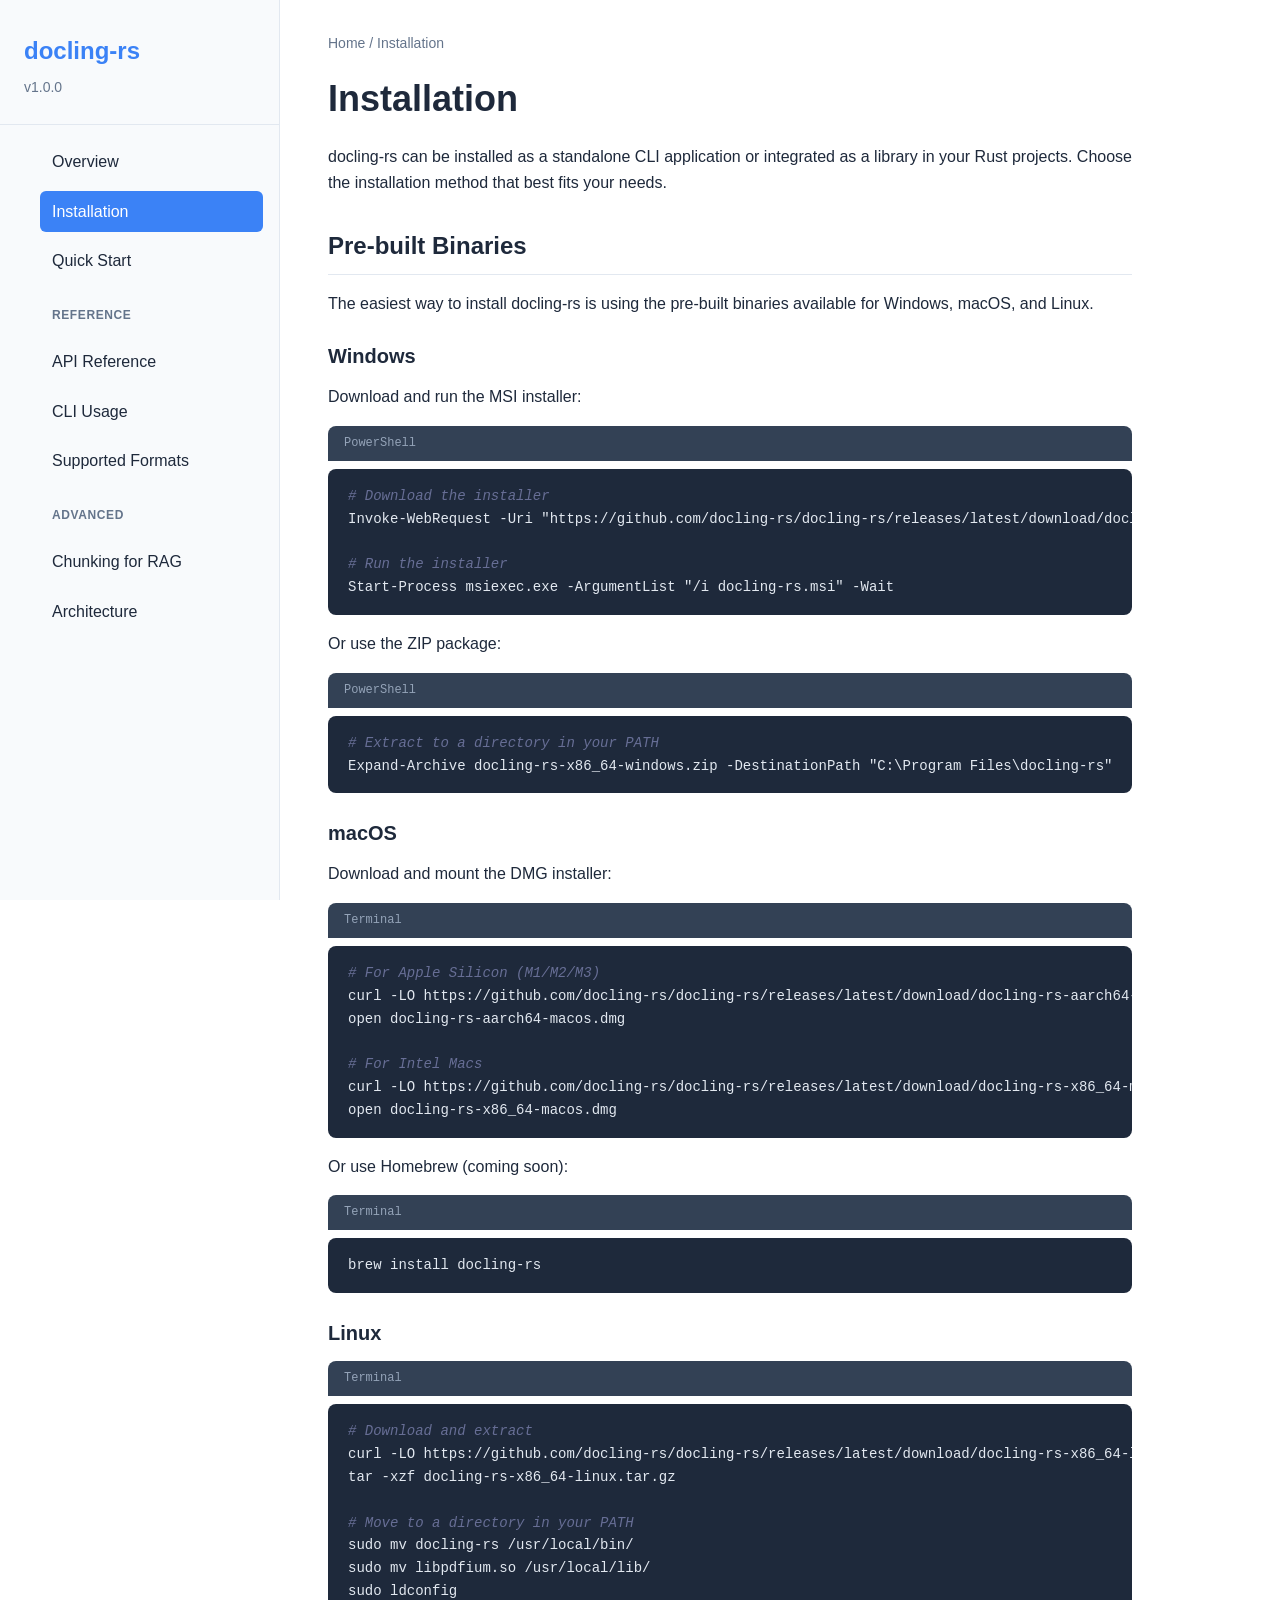
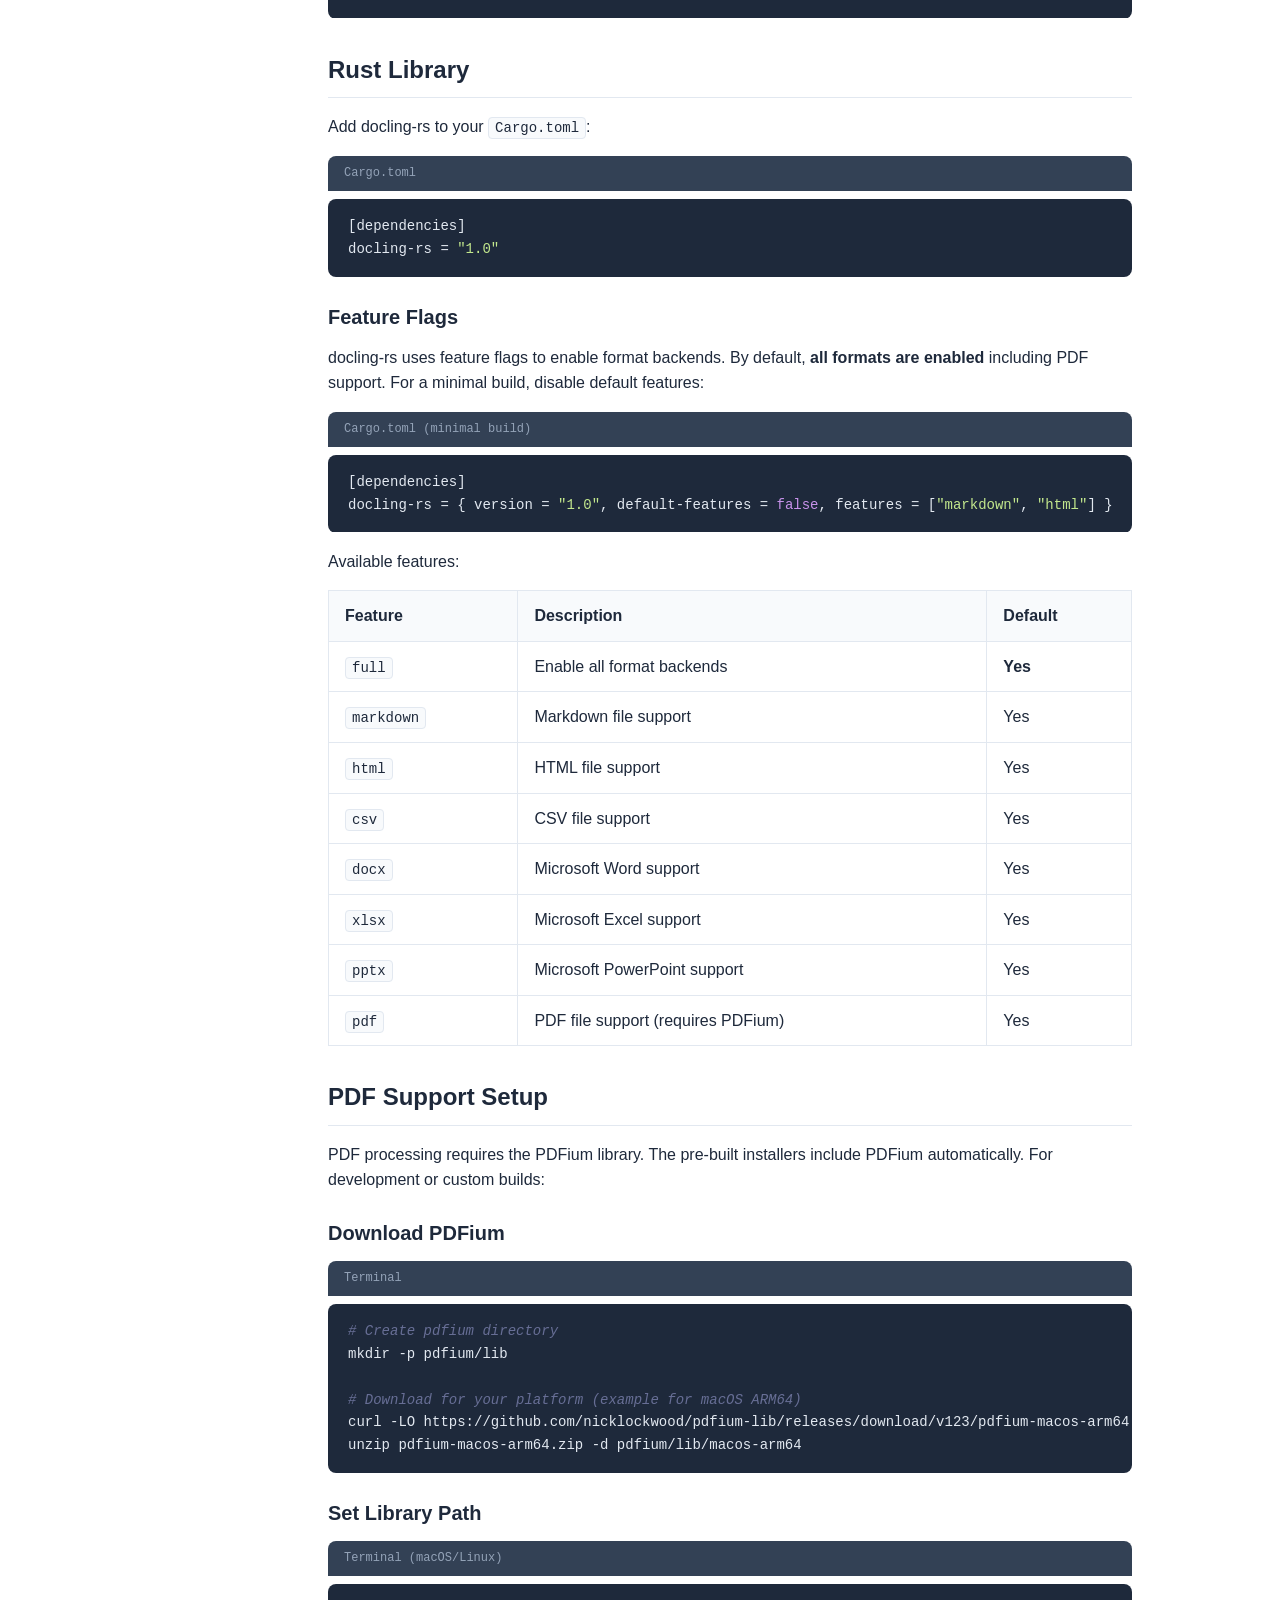
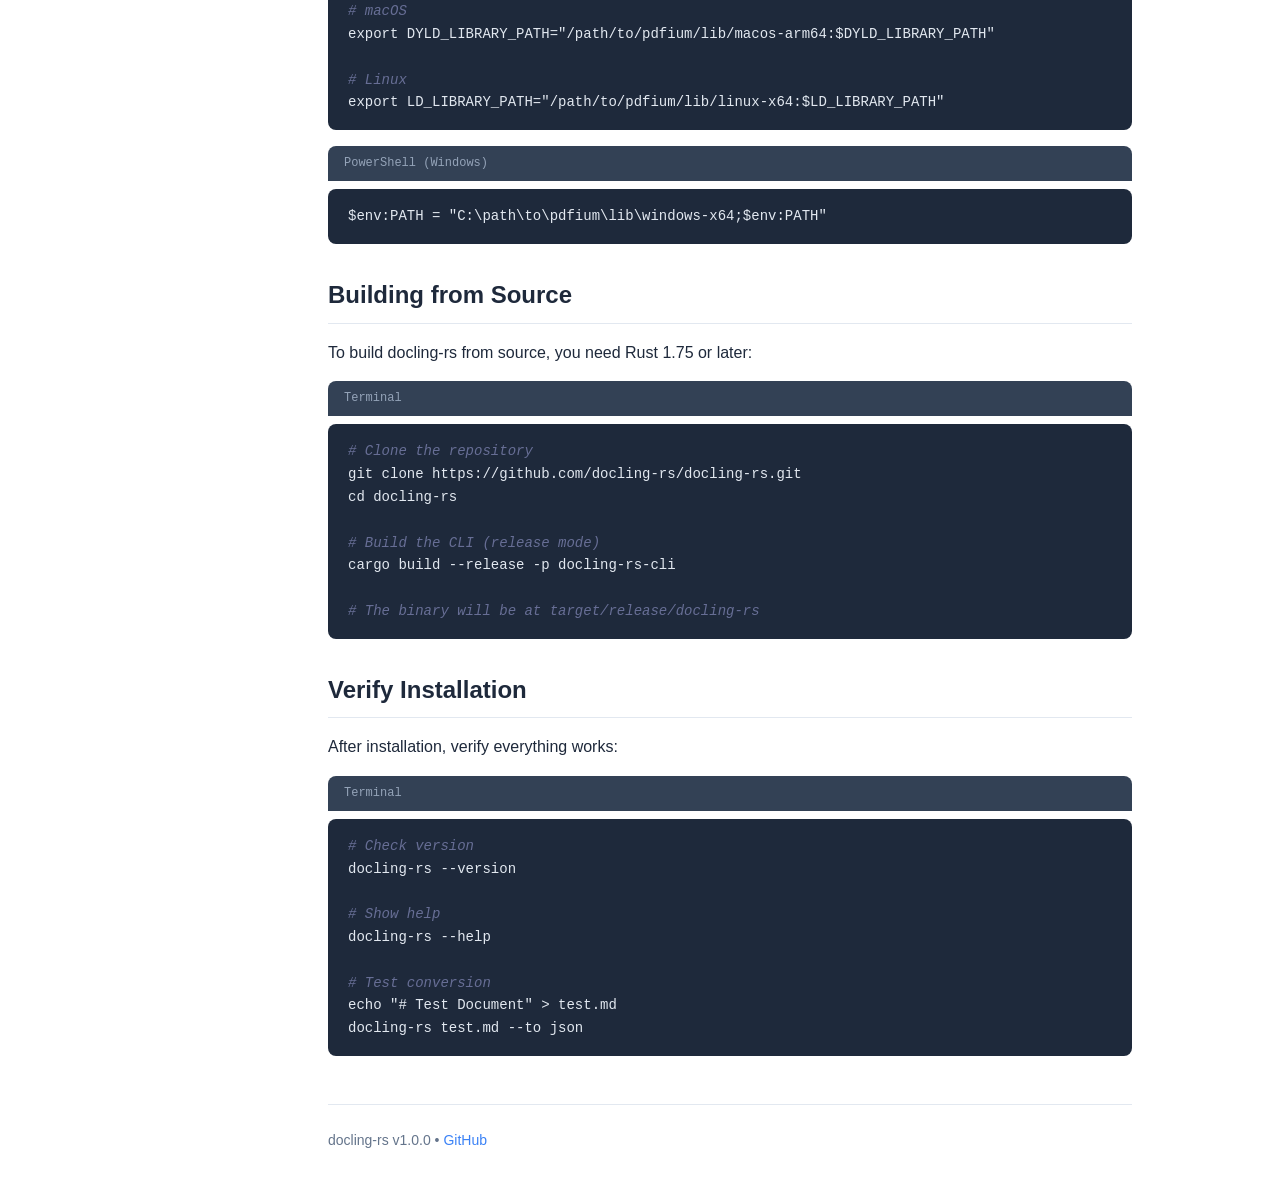
<file: manual/installation.html>
<!DOCTYPE html>
<html lang="en">
<head>
    <meta charset="UTF-8">
    <meta name="viewport" content="width=device-width, initial-scale=1.0">
    <title>Installation - docling-rs Manual</title>
    <link rel="stylesheet" href="style.css">
</head>
<body>
    <div class="container">
        <aside class="sidebar">
            <div class="sidebar-header">
                <h1>docling-rs</h1>
                <span class="version">v1.0.0</span>
            </div>
            <nav>
                <ul>
                    <li><a href="index.html">Overview</a></li>
                    <li><a href="installation.html" class="active">Installation</a></li>
                    <li><a href="quickstart.html">Quick Start</a></li>
                    <li class="nav-section">Reference</li>
                    <li><a href="api-reference.html">API Reference</a></li>
                    <li><a href="cli.html">CLI Usage</a></li>
                    <li><a href="formats.html">Supported Formats</a></li>
                    <li class="nav-section">Advanced</li>
                    <li><a href="chunking.html">Chunking for RAG</a></li>
                    <li><a href="architecture.html">Architecture</a></li>
                </ul>
            </nav>
        </aside>

        <main class="main-content">
            <div class="breadcrumb">
                <a href="index.html">Home</a> / Installation
            </div>

            <h1>Installation</h1>

            <p>
                docling-rs can be installed as a standalone CLI application or integrated
                as a library in your Rust projects. Choose the installation method that
                best fits your needs.
            </p>

            <h2>Pre-built Binaries</h2>

            <p>
                The easiest way to install docling-rs is using the pre-built binaries
                available for Windows, macOS, and Linux.
            </p>

            <h3>Windows</h3>

            <p>Download and run the MSI installer:</p>

            <div class="code-header">PowerShell</div>
            <pre><code><span class="comment"># Download the installer</span>
Invoke-WebRequest -Uri "https://github.com/docling-rs/docling-rs/releases/latest/download/docling-rs-x86_64-windows.msi" -OutFile "docling-rs.msi"

<span class="comment"># Run the installer</span>
Start-Process msiexec.exe -ArgumentList "/i docling-rs.msi" -Wait</code></pre>

            <p>Or use the ZIP package:</p>
            <div class="code-header">PowerShell</div>
            <pre><code><span class="comment"># Extract to a directory in your PATH</span>
Expand-Archive docling-rs-x86_64-windows.zip -DestinationPath "C:\Program Files\docling-rs"</code></pre>

            <h3>macOS</h3>

            <p>Download and mount the DMG installer:</p>

            <div class="code-header">Terminal</div>
            <pre><code><span class="comment"># For Apple Silicon (M1/M2/M3)</span>
curl -LO https://github.com/docling-rs/docling-rs/releases/latest/download/docling-rs-aarch64-macos.dmg
open docling-rs-aarch64-macos.dmg

<span class="comment"># For Intel Macs</span>
curl -LO https://github.com/docling-rs/docling-rs/releases/latest/download/docling-rs-x86_64-macos.dmg
open docling-rs-x86_64-macos.dmg</code></pre>

            <p>Or use Homebrew (coming soon):</p>
            <div class="code-header">Terminal</div>
            <pre><code>brew install docling-rs</code></pre>

            <h3>Linux</h3>

            <div class="code-header">Terminal</div>
            <pre><code><span class="comment"># Download and extract</span>
curl -LO https://github.com/docling-rs/docling-rs/releases/latest/download/docling-rs-x86_64-linux.tar.gz
tar -xzf docling-rs-x86_64-linux.tar.gz

<span class="comment"># Move to a directory in your PATH</span>
sudo mv docling-rs /usr/local/bin/
sudo mv libpdfium.so /usr/local/lib/
sudo ldconfig</code></pre>

            <h2>Rust Library</h2>

            <p>Add docling-rs to your <code>Cargo.toml</code>:</p>

            <div class="code-header">Cargo.toml</div>
            <pre><code>[dependencies]
docling-rs = <span class="string">"1.0"</span></code></pre>

            <h3>Feature Flags</h3>

            <p>
                docling-rs uses feature flags to enable format backends. By default,
                <strong>all formats are enabled</strong> including PDF support. For a minimal build,
                disable default features:
            </p>

            <div class="code-header">Cargo.toml (minimal build)</div>
            <pre><code>[dependencies]
docling-rs = { version = <span class="string">"1.0"</span>, default-features = <span class="keyword">false</span>, features = [<span class="string">"markdown"</span>, <span class="string">"html"</span>] }</code></pre>

            <p>Available features:</p>

            <table>
                <thead>
                    <tr>
                        <th>Feature</th>
                        <th>Description</th>
                        <th>Default</th>
                    </tr>
                </thead>
                <tbody>
                    <tr>
                        <td><code>full</code></td>
                        <td>Enable all format backends</td>
                        <td><strong>Yes</strong></td>
                    </tr>
                    <tr>
                        <td><code>markdown</code></td>
                        <td>Markdown file support</td>
                        <td>Yes</td>
                    </tr>
                    <tr>
                        <td><code>html</code></td>
                        <td>HTML file support</td>
                        <td>Yes</td>
                    </tr>
                    <tr>
                        <td><code>csv</code></td>
                        <td>CSV file support</td>
                        <td>Yes</td>
                    </tr>
                    <tr>
                        <td><code>docx</code></td>
                        <td>Microsoft Word support</td>
                        <td>Yes</td>
                    </tr>
                    <tr>
                        <td><code>xlsx</code></td>
                        <td>Microsoft Excel support</td>
                        <td>Yes</td>
                    </tr>
                    <tr>
                        <td><code>pptx</code></td>
                        <td>Microsoft PowerPoint support</td>
                        <td>Yes</td>
                    </tr>
                    <tr>
                        <td><code>pdf</code></td>
                        <td>PDF file support (requires PDFium)</td>
                        <td>Yes</td>
                    </tr>
                </tbody>
            </table>

            <h2 id="pdf-support">PDF Support Setup</h2>

            <p>
                PDF processing requires the PDFium library. The pre-built installers
                include PDFium automatically. For development or custom builds:
            </p>

            <h3>Download PDFium</h3>

            <div class="code-header">Terminal</div>
            <pre><code><span class="comment"># Create pdfium directory</span>
mkdir -p pdfium/lib

<span class="comment"># Download for your platform (example for macOS ARM64)</span>
curl -LO https://github.com/nicklockwood/pdfium-lib/releases/download/v123/pdfium-macos-arm64.zip
unzip pdfium-macos-arm64.zip -d pdfium/lib/macos-arm64</code></pre>

            <h3>Set Library Path</h3>

            <div class="code-header">Terminal (macOS/Linux)</div>
            <pre><code><span class="comment"># macOS</span>
export DYLD_LIBRARY_PATH="/path/to/pdfium/lib/macos-arm64:$DYLD_LIBRARY_PATH"

<span class="comment"># Linux</span>
export LD_LIBRARY_PATH="/path/to/pdfium/lib/linux-x64:$LD_LIBRARY_PATH"</code></pre>

            <div class="code-header">PowerShell (Windows)</div>
            <pre><code>$env:PATH = "C:\path\to\pdfium\lib\windows-x64;$env:PATH"</code></pre>

            <h2>Building from Source</h2>

            <p>To build docling-rs from source, you need Rust 1.75 or later:</p>

            <div class="code-header">Terminal</div>
            <pre><code><span class="comment"># Clone the repository</span>
git clone https://github.com/docling-rs/docling-rs.git
cd docling-rs

<span class="comment"># Build the CLI (release mode)</span>
cargo build --release -p docling-rs-cli

<span class="comment"># The binary will be at target/release/docling-rs</span></code></pre>

            <h2>Verify Installation</h2>

            <p>After installation, verify everything works:</p>

            <div class="code-header">Terminal</div>
            <pre><code><span class="comment"># Check version</span>
docling-rs --version

<span class="comment"># Show help</span>
docling-rs --help

<span class="comment"># Test conversion</span>
echo "# Test Document" > test.md
docling-rs test.md --to json</code></pre>

            <div class="footer">
                <p>docling-rs v1.0.0 &bull; <a href="https://github.com/docling-rs/docling-rs">GitHub</a></p>
            </div>
        </main>
    </div>
</body>
</html>
</file>
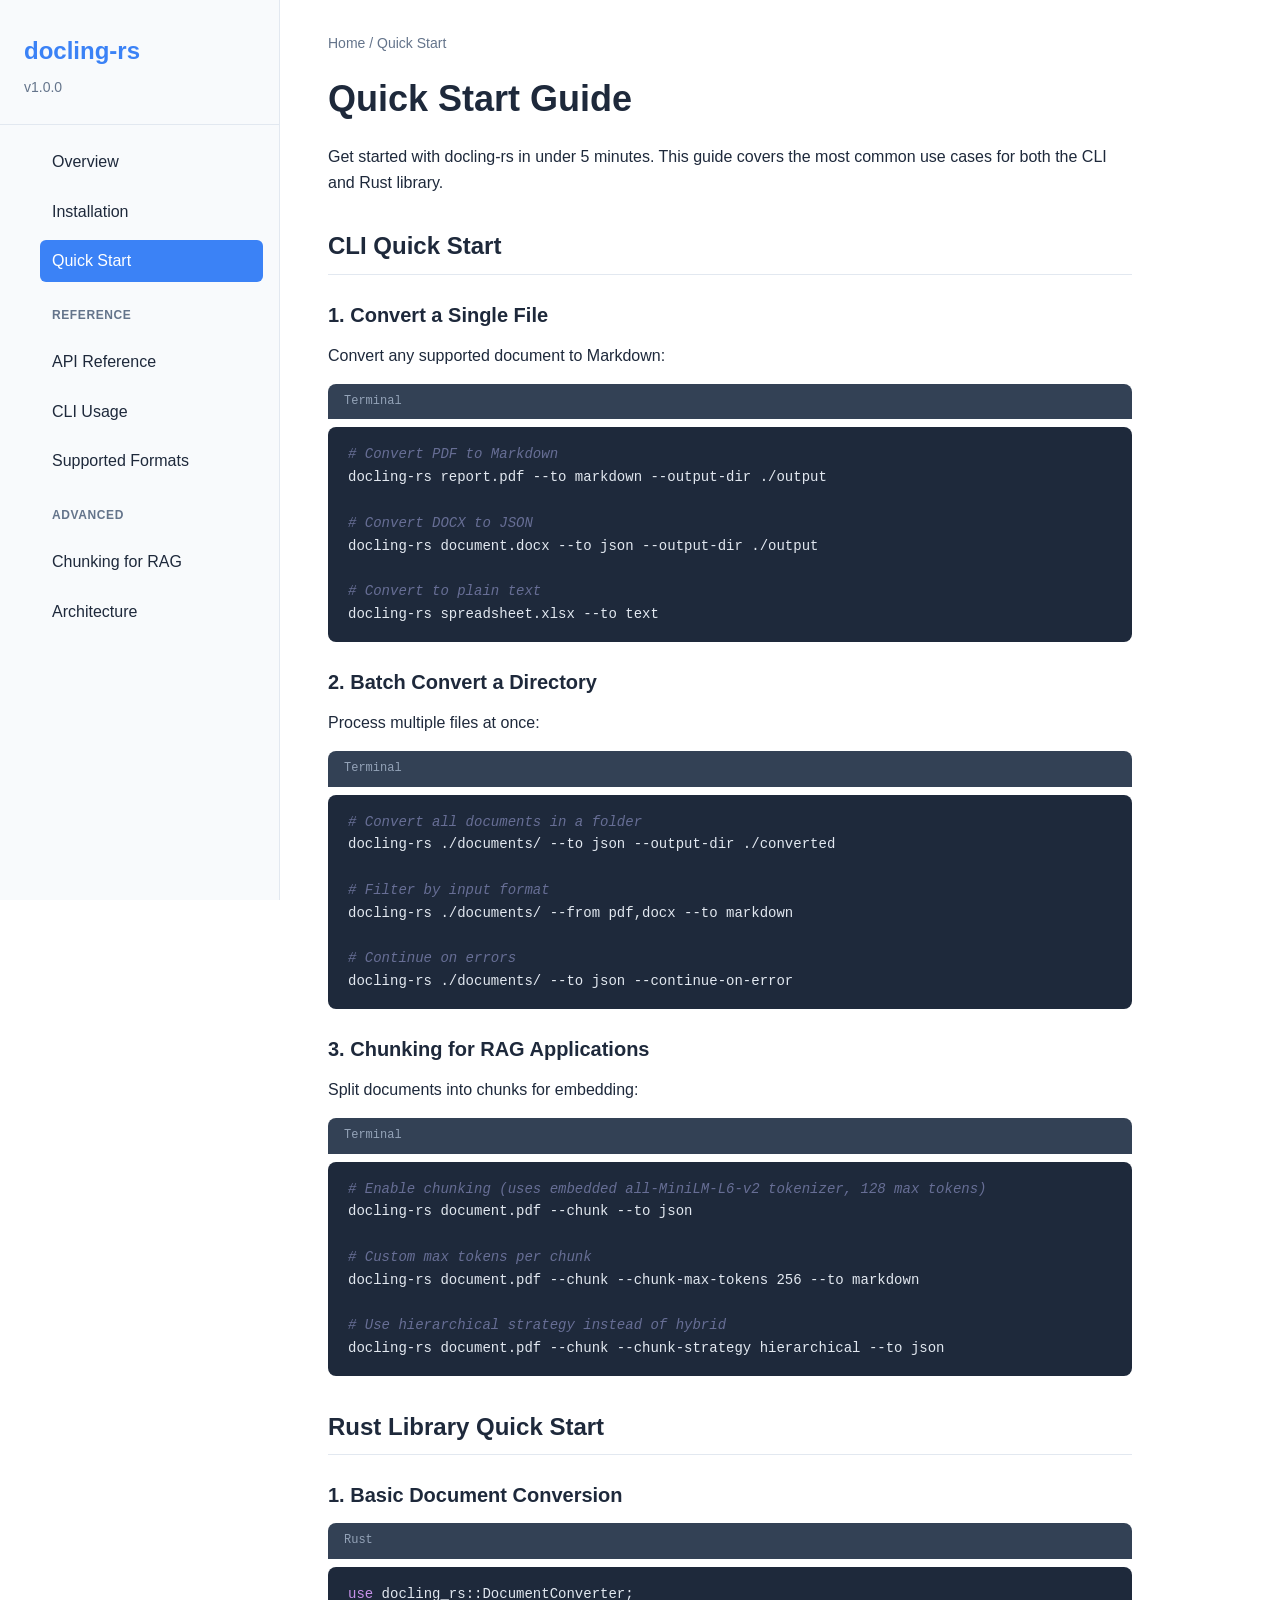
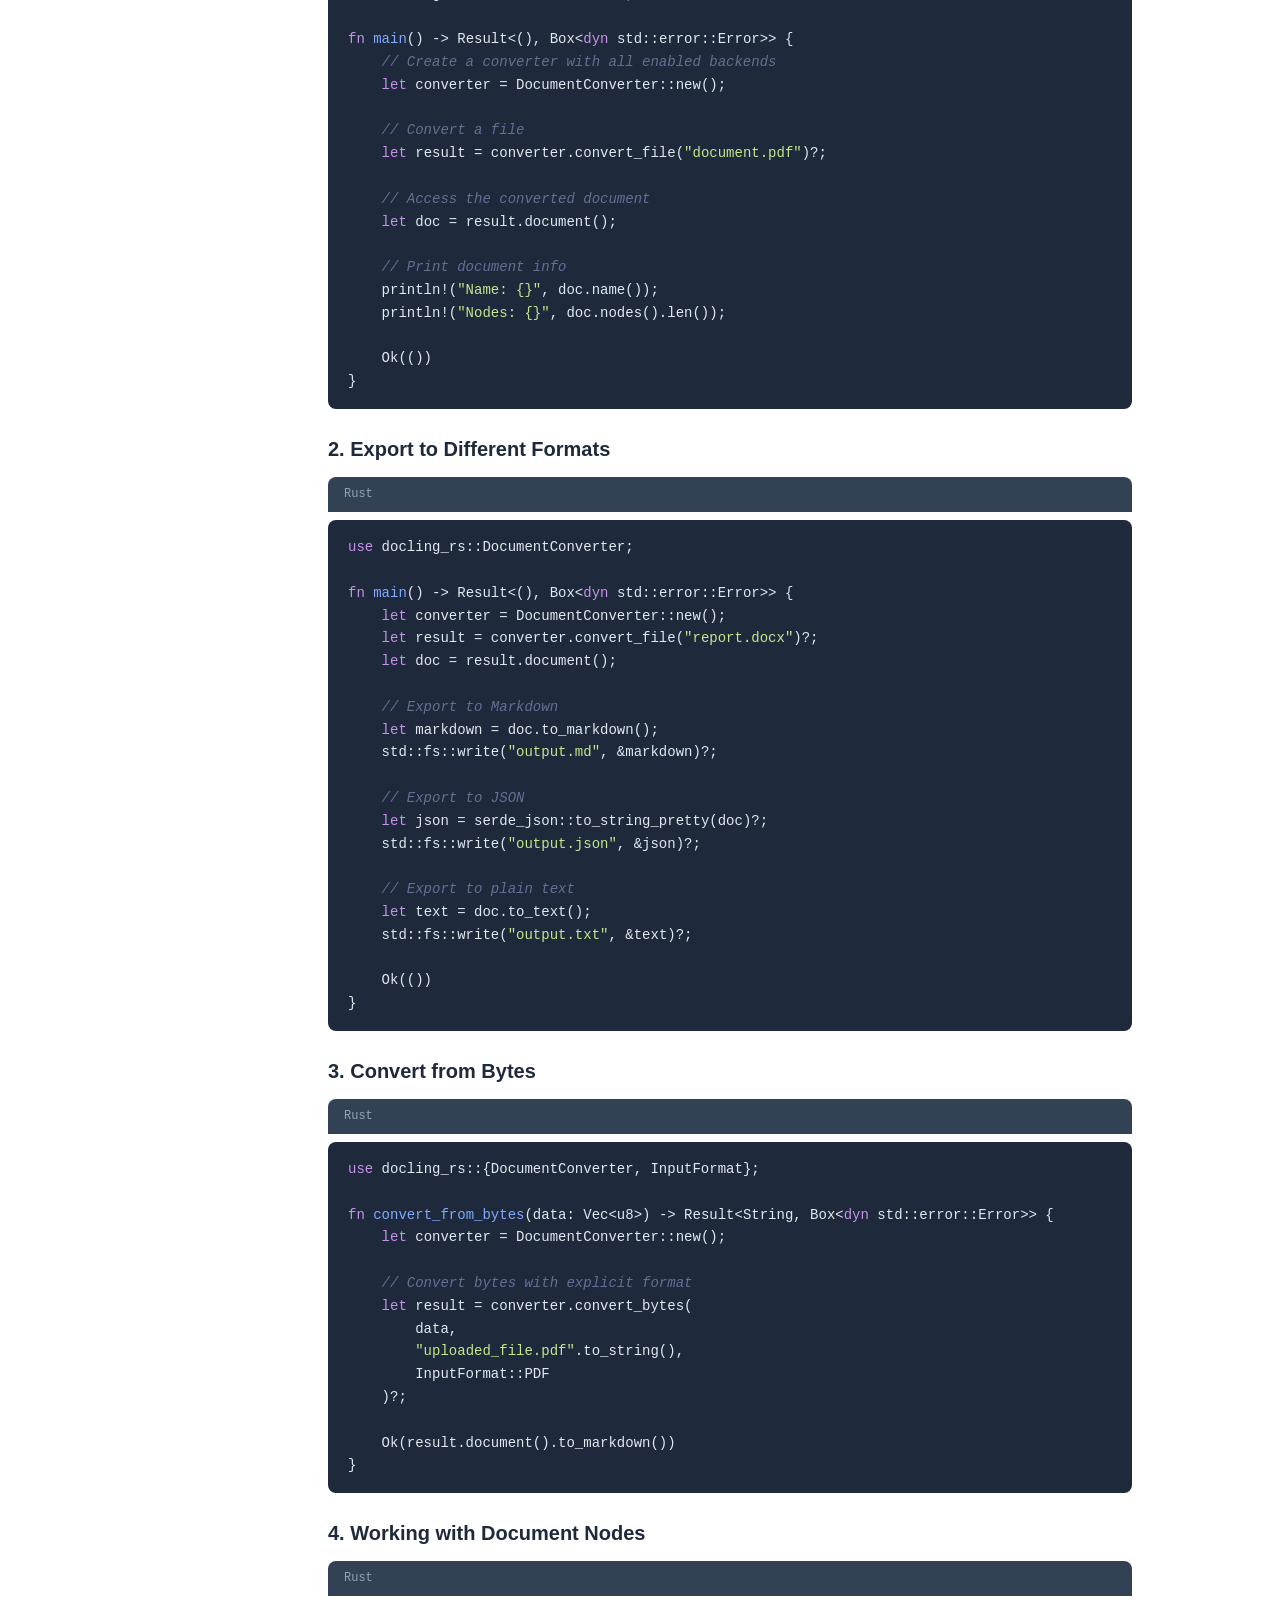
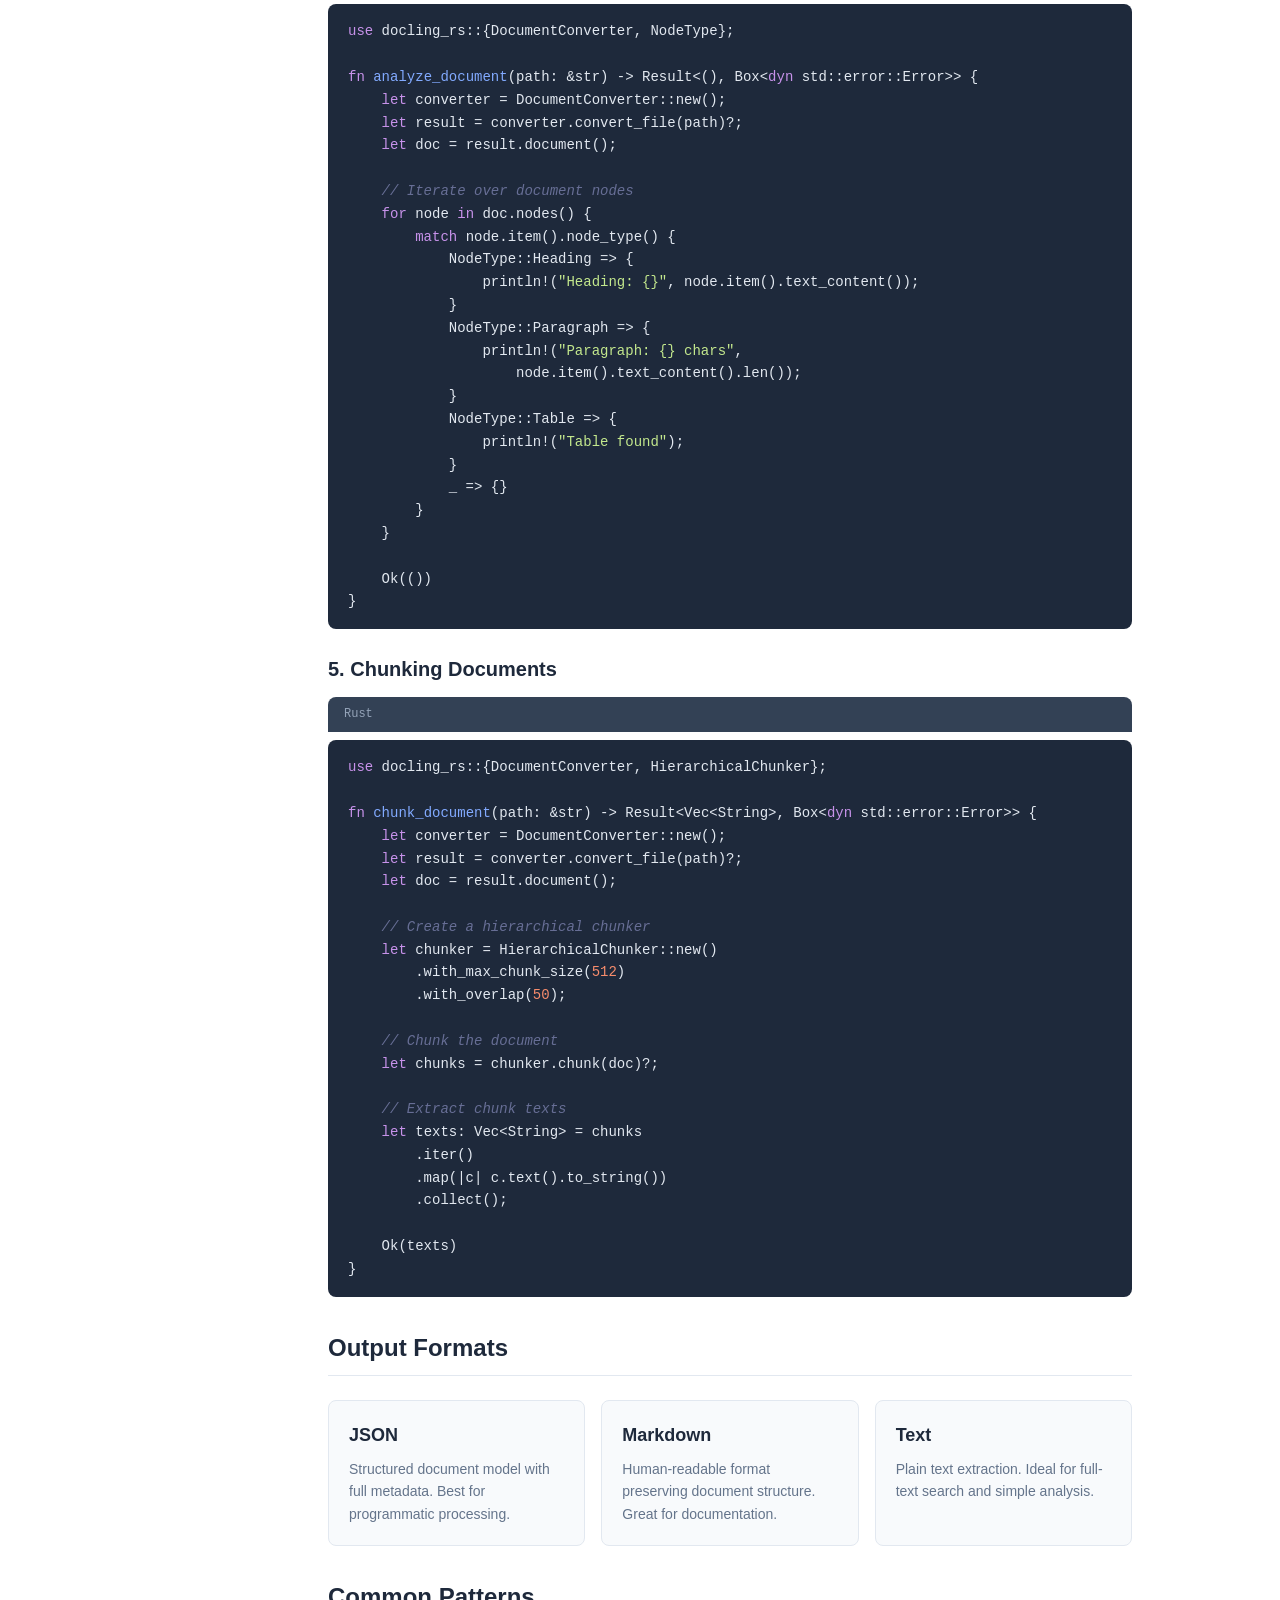
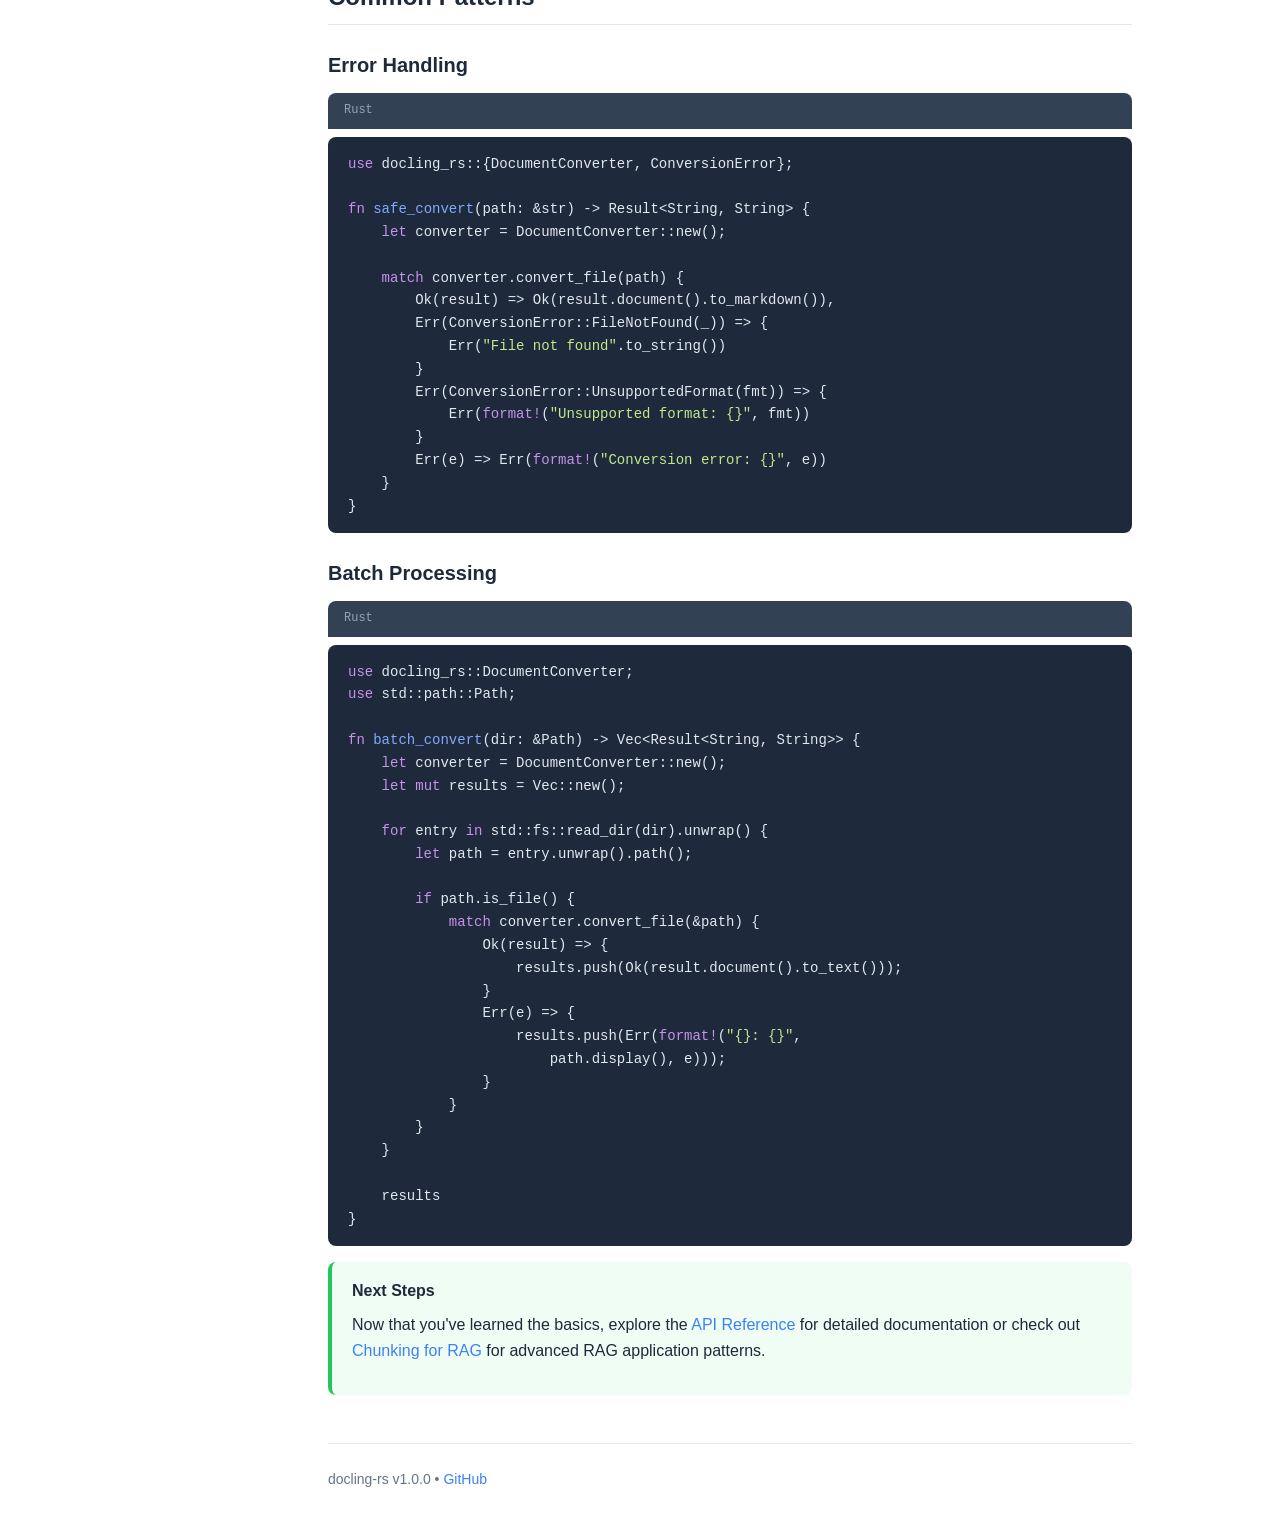
<file: manual/quickstart.html>
<!DOCTYPE html>
<html lang="en">
<head>
    <meta charset="UTF-8">
    <meta name="viewport" content="width=device-width, initial-scale=1.0">
    <title>Quick Start - docling-rs Manual</title>
    <link rel="stylesheet" href="style.css">
</head>
<body>
    <div class="container">
        <aside class="sidebar">
            <div class="sidebar-header">
                <h1>docling-rs</h1>
                <span class="version">v1.0.0</span>
            </div>
            <nav>
                <ul>
                    <li><a href="index.html">Overview</a></li>
                    <li><a href="installation.html">Installation</a></li>
                    <li><a href="quickstart.html" class="active">Quick Start</a></li>
                    <li class="nav-section">Reference</li>
                    <li><a href="api-reference.html">API Reference</a></li>
                    <li><a href="cli.html">CLI Usage</a></li>
                    <li><a href="formats.html">Supported Formats</a></li>
                    <li class="nav-section">Advanced</li>
                    <li><a href="chunking.html">Chunking for RAG</a></li>
                    <li><a href="architecture.html">Architecture</a></li>
                </ul>
            </nav>
        </aside>

        <main class="main-content">
            <div class="breadcrumb">
                <a href="index.html">Home</a> / Quick Start
            </div>

            <h1>Quick Start Guide</h1>

            <p>
                Get started with docling-rs in under 5 minutes. This guide covers the
                most common use cases for both the CLI and Rust library.
            </p>

            <h2>CLI Quick Start</h2>

            <h3>1. Convert a Single File</h3>

            <p>Convert any supported document to Markdown:</p>

            <div class="code-header">Terminal</div>
            <pre><code><span class="comment"># Convert PDF to Markdown</span>
docling-rs report.pdf --to markdown --output-dir ./output

<span class="comment"># Convert DOCX to JSON</span>
docling-rs document.docx --to json --output-dir ./output

<span class="comment"># Convert to plain text</span>
docling-rs spreadsheet.xlsx --to text</code></pre>

            <h3>2. Batch Convert a Directory</h3>

            <p>Process multiple files at once:</p>

            <div class="code-header">Terminal</div>
            <pre><code><span class="comment"># Convert all documents in a folder</span>
docling-rs ./documents/ --to json --output-dir ./converted

<span class="comment"># Filter by input format</span>
docling-rs ./documents/ --from pdf,docx --to markdown

<span class="comment"># Continue on errors</span>
docling-rs ./documents/ --to json --continue-on-error</code></pre>

            <h3>3. Chunking for RAG Applications</h3>

            <p>Split documents into chunks for embedding:</p>

            <div class="code-header">Terminal</div>
            <pre><code><span class="comment"># Enable chunking (uses embedded all-MiniLM-L6-v2 tokenizer, 128 max tokens)</span>
docling-rs document.pdf --chunk --to json

<span class="comment"># Custom max tokens per chunk</span>
docling-rs document.pdf --chunk --chunk-max-tokens 256 --to markdown

<span class="comment"># Use hierarchical strategy instead of hybrid</span>
docling-rs document.pdf --chunk --chunk-strategy hierarchical --to json</code></pre>

            <h2>Rust Library Quick Start</h2>

            <h3>1. Basic Document Conversion</h3>

            <div class="code-header">Rust</div>
            <pre><code><span class="keyword">use</span> docling_rs::DocumentConverter;

<span class="keyword">fn</span> <span class="function">main</span>() -> Result&lt;(), Box&lt;<span class="keyword">dyn</span> std::error::Error&gt;&gt; {
    <span class="comment">// Create a converter with all enabled backends</span>
    <span class="keyword">let</span> converter = DocumentConverter::new();

    <span class="comment">// Convert a file</span>
    <span class="keyword">let</span> result = converter.convert_file(<span class="string">"document.pdf"</span>)?;

    <span class="comment">// Access the converted document</span>
    <span class="keyword">let</span> doc = result.document();

    <span class="comment">// Print document info</span>
    println!(<span class="string">"Name: {}"</span>, doc.name());
    println!(<span class="string">"Nodes: {}"</span>, doc.nodes().len());

    Ok(())
}</code></pre>

            <h3>2. Export to Different Formats</h3>

            <div class="code-header">Rust</div>
            <pre><code><span class="keyword">use</span> docling_rs::DocumentConverter;

<span class="keyword">fn</span> <span class="function">main</span>() -> Result&lt;(), Box&lt;<span class="keyword">dyn</span> std::error::Error&gt;&gt; {
    <span class="keyword">let</span> converter = DocumentConverter::new();
    <span class="keyword">let</span> result = converter.convert_file(<span class="string">"report.docx"</span>)?;
    <span class="keyword">let</span> doc = result.document();

    <span class="comment">// Export to Markdown</span>
    <span class="keyword">let</span> markdown = doc.to_markdown();
    std::fs::write(<span class="string">"output.md"</span>, &amp;markdown)?;

    <span class="comment">// Export to JSON</span>
    <span class="keyword">let</span> json = serde_json::to_string_pretty(doc)?;
    std::fs::write(<span class="string">"output.json"</span>, &amp;json)?;

    <span class="comment">// Export to plain text</span>
    <span class="keyword">let</span> text = doc.to_text();
    std::fs::write(<span class="string">"output.txt"</span>, &amp;text)?;

    Ok(())
}</code></pre>

            <h3>3. Convert from Bytes</h3>

            <div class="code-header">Rust</div>
            <pre><code><span class="keyword">use</span> docling_rs::{DocumentConverter, InputFormat};

<span class="keyword">fn</span> <span class="function">convert_from_bytes</span>(data: Vec&lt;u8&gt;) -> Result&lt;String, Box&lt;<span class="keyword">dyn</span> std::error::Error&gt;&gt; {
    <span class="keyword">let</span> converter = DocumentConverter::new();

    <span class="comment">// Convert bytes with explicit format</span>
    <span class="keyword">let</span> result = converter.convert_bytes(
        data,
        <span class="string">"uploaded_file.pdf"</span>.to_string(),
        InputFormat::PDF
    )?;

    Ok(result.document().to_markdown())
}</code></pre>

            <h3>4. Working with Document Nodes</h3>

            <div class="code-header">Rust</div>
            <pre><code><span class="keyword">use</span> docling_rs::{DocumentConverter, NodeType};

<span class="keyword">fn</span> <span class="function">analyze_document</span>(path: &amp;str) -> Result&lt;(), Box&lt;<span class="keyword">dyn</span> std::error::Error&gt;&gt; {
    <span class="keyword">let</span> converter = DocumentConverter::new();
    <span class="keyword">let</span> result = converter.convert_file(path)?;
    <span class="keyword">let</span> doc = result.document();

    <span class="comment">// Iterate over document nodes</span>
    <span class="keyword">for</span> node <span class="keyword">in</span> doc.nodes() {
        <span class="keyword">match</span> node.item().node_type() {
            NodeType::Heading =&gt; {
                println!(<span class="string">"Heading: {}"</span>, node.item().text_content());
            }
            NodeType::Paragraph =&gt; {
                println!(<span class="string">"Paragraph: {} chars"</span>,
                    node.item().text_content().len());
            }
            NodeType::Table =&gt; {
                println!(<span class="string">"Table found"</span>);
            }
            _ =&gt; {}
        }
    }

    Ok(())
}</code></pre>

            <h3>5. Chunking Documents</h3>

            <div class="code-header">Rust</div>
            <pre><code><span class="keyword">use</span> docling_rs::{DocumentConverter, HierarchicalChunker};

<span class="keyword">fn</span> <span class="function">chunk_document</span>(path: &amp;str) -> Result&lt;Vec&lt;String&gt;, Box&lt;<span class="keyword">dyn</span> std::error::Error&gt;&gt; {
    <span class="keyword">let</span> converter = DocumentConverter::new();
    <span class="keyword">let</span> result = converter.convert_file(path)?;
    <span class="keyword">let</span> doc = result.document();

    <span class="comment">// Create a hierarchical chunker</span>
    <span class="keyword">let</span> chunker = HierarchicalChunker::new()
        .with_max_chunk_size(<span class="number">512</span>)
        .with_overlap(<span class="number">50</span>);

    <span class="comment">// Chunk the document</span>
    <span class="keyword">let</span> chunks = chunker.chunk(doc)?;

    <span class="comment">// Extract chunk texts</span>
    <span class="keyword">let</span> texts: Vec&lt;String&gt; = chunks
        .iter()
        .map(|c| c.text().to_string())
        .collect();

    Ok(texts)
}</code></pre>

            <h2>Output Formats</h2>

            <div class="card-grid">
                <div class="card">
                    <h3>JSON</h3>
                    <p>Structured document model with full metadata. Best for programmatic processing.</p>
                </div>
                <div class="card">
                    <h3>Markdown</h3>
                    <p>Human-readable format preserving document structure. Great for documentation.</p>
                </div>
                <div class="card">
                    <h3>Text</h3>
                    <p>Plain text extraction. Ideal for full-text search and simple analysis.</p>
                </div>
            </div>

            <h2>Common Patterns</h2>

            <h3>Error Handling</h3>

            <div class="code-header">Rust</div>
            <pre><code><span class="keyword">use</span> docling_rs::{DocumentConverter, ConversionError};

<span class="keyword">fn</span> <span class="function">safe_convert</span>(path: &amp;str) -> Result&lt;String, String&gt; {
    <span class="keyword">let</span> converter = DocumentConverter::new();

    <span class="keyword">match</span> converter.convert_file(path) {
        Ok(result) =&gt; Ok(result.document().to_markdown()),
        Err(ConversionError::FileNotFound(_)) =&gt; {
            Err(<span class="string">"File not found"</span>.to_string())
        }
        Err(ConversionError::UnsupportedFormat(fmt)) =&gt; {
            Err(<span class="keyword">format!</span>(<span class="string">"Unsupported format: {}"</span>, fmt))
        }
        Err(e) =&gt; Err(<span class="keyword">format!</span>(<span class="string">"Conversion error: {}"</span>, e))
    }
}</code></pre>

            <h3>Batch Processing</h3>

            <div class="code-header">Rust</div>
            <pre><code><span class="keyword">use</span> docling_rs::DocumentConverter;
<span class="keyword">use</span> std::path::Path;

<span class="keyword">fn</span> <span class="function">batch_convert</span>(dir: &amp;Path) -> Vec&lt;Result&lt;String, String&gt;&gt; {
    <span class="keyword">let</span> converter = DocumentConverter::new();
    <span class="keyword">let</span> <span class="keyword">mut</span> results = Vec::new();

    <span class="keyword">for</span> entry <span class="keyword">in</span> std::fs::read_dir(dir).unwrap() {
        <span class="keyword">let</span> path = entry.unwrap().path();

        <span class="keyword">if</span> path.is_file() {
            <span class="keyword">match</span> converter.convert_file(&amp;path) {
                Ok(result) =&gt; {
                    results.push(Ok(result.document().to_text()));
                }
                Err(e) =&gt; {
                    results.push(Err(<span class="keyword">format!</span>(<span class="string">"{}: {}"</span>,
                        path.display(), e)));
                }
            }
        }
    }

    results
}</code></pre>

            <div class="tip">
                <div class="tip-title">Next Steps</div>
                <p>
                    Now that you've learned the basics, explore the
                    <a href="api-reference.html">API Reference</a> for detailed documentation
                    or check out <a href="chunking.html">Chunking for RAG</a> for advanced
                    RAG application patterns.
                </p>
            </div>

            <div class="footer">
                <p>docling-rs v1.0.0 &bull; <a href="https://github.com/docling-rs/docling-rs">GitHub</a></p>
            </div>
        </main>
    </div>
</body>
</html>
</file>
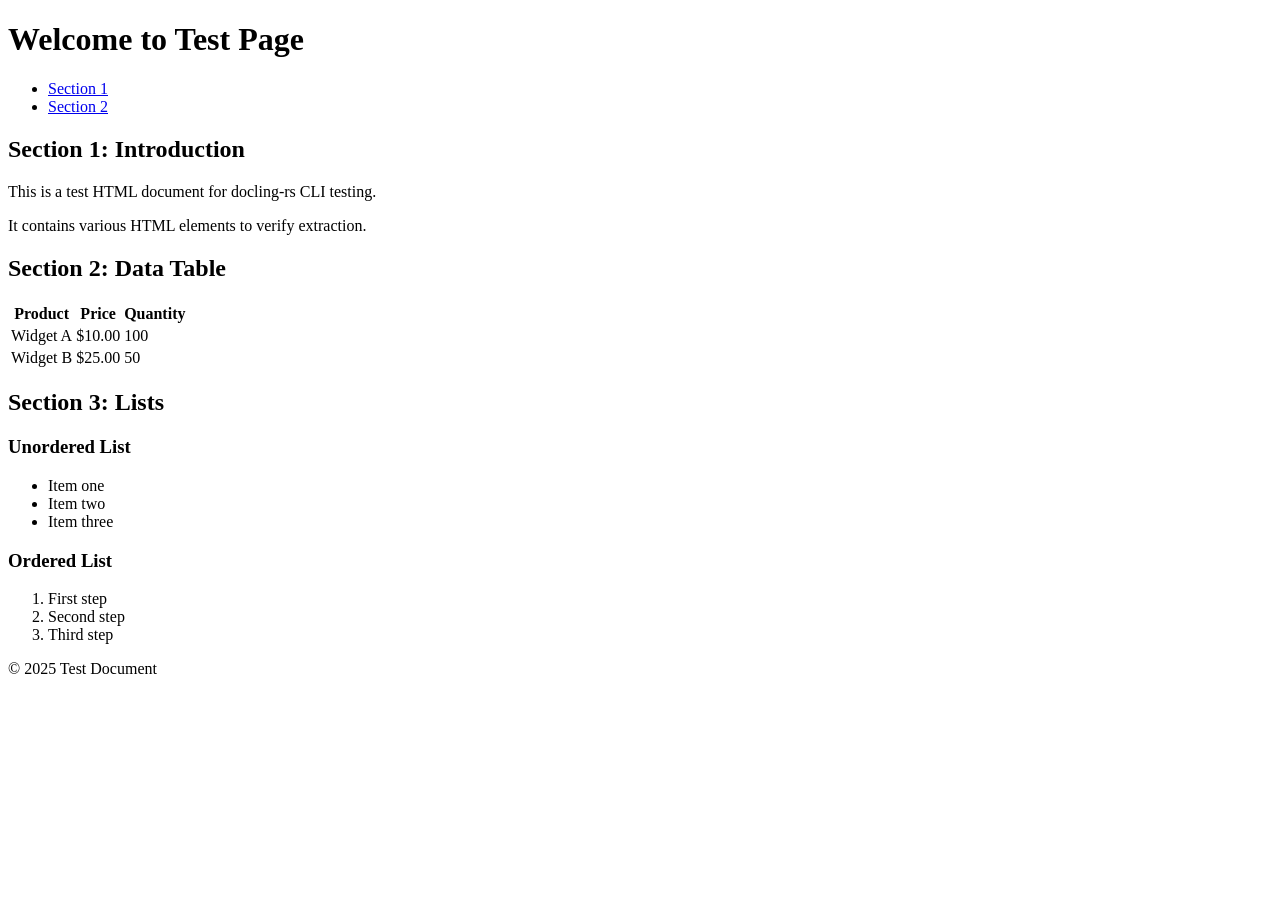
<file: crates/docling-rs/tests/documents-test/test_page.html>
<!DOCTYPE html>
<html lang="en">
<head>
    <meta charset="UTF-8">
    <title>Test HTML Document</title>
</head>
<body>
    <header>
        <h1>Welcome to Test Page</h1>
        <nav>
            <ul>
                <li><a href="#section1">Section 1</a></li>
                <li><a href="#section2">Section 2</a></li>
            </ul>
        </nav>
    </header>

    <main>
        <article id="section1">
            <h2>Section 1: Introduction</h2>
            <p>This is a test HTML document for docling-rs CLI testing.</p>
            <p>It contains various HTML elements to verify extraction.</p>
        </article>

        <article id="section2">
            <h2>Section 2: Data Table</h2>
            <table>
                <thead>
                    <tr>
                        <th>Product</th>
                        <th>Price</th>
                        <th>Quantity</th>
                    </tr>
                </thead>
                <tbody>
                    <tr>
                        <td>Widget A</td>
                        <td>$10.00</td>
                        <td>100</td>
                    </tr>
                    <tr>
                        <td>Widget B</td>
                        <td>$25.00</td>
                        <td>50</td>
                    </tr>
                </tbody>
            </table>
        </article>

        <article id="section3">
            <h2>Section 3: Lists</h2>
            <h3>Unordered List</h3>
            <ul>
                <li>Item one</li>
                <li>Item two</li>
                <li>Item three</li>
            </ul>
            <h3>Ordered List</h3>
            <ol>
                <li>First step</li>
                <li>Second step</li>
                <li>Third step</li>
            </ol>
        </article>
    </main>

    <footer>
        <p>&copy; 2025 Test Document</p>
    </footer>
</body>
</html>
</file>
<file: manual/style.css>
/* docling-rs Documentation Styles */

:root {
    --primary-color: #3b82f6;
    --primary-dark: #2563eb;
    --secondary-color: #64748b;
    --bg-color: #ffffff;
    --bg-secondary: #f8fafc;
    --bg-code: #1e293b;
    --text-color: #1e293b;
    --text-secondary: #64748b;
    --border-color: #e2e8f0;
    --success-color: #22c55e;
    --warning-color: #f59e0b;
    --error-color: #ef4444;
    --sidebar-width: 280px;
}

* {
    margin: 0;
    padding: 0;
    box-sizing: border-box;
}

body {
    font-family: -apple-system, BlinkMacSystemFont, 'Segoe UI', Roboto, Oxygen, Ubuntu, sans-serif;
    line-height: 1.6;
    color: var(--text-color);
    background: var(--bg-color);
}

/* Layout */
.container {
    display: flex;
    min-height: 100vh;
}

/* Sidebar */
.sidebar {
    width: var(--sidebar-width);
    background: var(--bg-secondary);
    border-right: 1px solid var(--border-color);
    padding: 2rem 0;
    position: fixed;
    height: 100vh;
    overflow-y: auto;
}

.sidebar-header {
    padding: 0 1.5rem 1.5rem;
    border-bottom: 1px solid var(--border-color);
    margin-bottom: 1rem;
}

.sidebar-header h1 {
    font-size: 1.5rem;
    color: var(--primary-color);
    margin-bottom: 0.25rem;
}

.sidebar-header .version {
    font-size: 0.875rem;
    color: var(--text-secondary);
}

.sidebar nav {
    padding: 0 1rem;
}

.sidebar nav ul {
    list-style: none;
}

.sidebar nav > ul > li {
    margin-bottom: 0.5rem;
}

.sidebar nav a {
    display: block;
    padding: 0.5rem 0.75rem;
    color: var(--text-color);
    text-decoration: none;
    border-radius: 0.375rem;
    transition: all 0.15s;
}

.sidebar nav a:hover {
    background: var(--border-color);
    color: var(--primary-color);
}

.sidebar nav a.active {
    background: var(--primary-color);
    color: white;
}

.nav-section {
    font-size: 0.75rem;
    font-weight: 600;
    text-transform: uppercase;
    letter-spacing: 0.05em;
    color: var(--text-secondary);
    padding: 1rem 0.75rem 0.5rem;
}

/* Main Content */
.main-content {
    margin-left: var(--sidebar-width);
    flex: 1;
    padding: 2rem 3rem;
    max-width: 900px;
}

/* Typography */
h1 {
    font-size: 2.25rem;
    font-weight: 700;
    margin-bottom: 1rem;
    color: var(--text-color);
}

h2 {
    font-size: 1.5rem;
    font-weight: 600;
    margin: 2rem 0 1rem;
    padding-bottom: 0.5rem;
    border-bottom: 1px solid var(--border-color);
}

h3 {
    font-size: 1.25rem;
    font-weight: 600;
    margin: 1.5rem 0 0.75rem;
}

h4 {
    font-size: 1rem;
    font-weight: 600;
    margin: 1rem 0 0.5rem;
}

p {
    margin-bottom: 1rem;
}

a {
    color: var(--primary-color);
    text-decoration: none;
}

a:hover {
    text-decoration: underline;
}

/* Code */
code {
    font-family: 'SF Mono', 'Fira Code', 'Consolas', monospace;
    font-size: 0.875em;
    background: var(--bg-secondary);
    padding: 0.125rem 0.375rem;
    border-radius: 0.25rem;
    border: 1px solid var(--border-color);
}

pre {
    background: var(--bg-code);
    color: #e2e8f0;
    padding: 1rem 1.25rem;
    border-radius: 0.5rem;
    overflow-x: auto;
    margin: 1rem 0;
}

pre code {
    background: transparent;
    border: none;
    padding: 0;
    color: inherit;
}

.code-header {
    background: #334155;
    color: #94a3b8;
    padding: 0.5rem 1rem;
    font-size: 0.75rem;
    border-radius: 0.5rem 0.5rem 0 0;
    margin-bottom: -0.5rem;
    font-family: 'SF Mono', 'Fira Code', monospace;
}

/* Lists */
ul, ol {
    margin: 1rem 0;
    padding-left: 1.5rem;
}

li {
    margin-bottom: 0.5rem;
}

/* Tables */
table {
    width: 100%;
    border-collapse: collapse;
    margin: 1rem 0;
}

th, td {
    padding: 0.75rem 1rem;
    text-align: left;
    border: 1px solid var(--border-color);
}

th {
    background: var(--bg-secondary);
    font-weight: 600;
}

tr:hover {
    background: var(--bg-secondary);
}

/* Alerts/Notes */
.note, .warning, .tip {
    padding: 1rem 1.25rem;
    border-radius: 0.5rem;
    margin: 1rem 0;
    border-left: 4px solid;
}

.note {
    background: #eff6ff;
    border-color: var(--primary-color);
}

.warning {
    background: #fefce8;
    border-color: var(--warning-color);
}

.tip {
    background: #f0fdf4;
    border-color: var(--success-color);
}

.note-title, .warning-title, .tip-title {
    font-weight: 600;
    margin-bottom: 0.5rem;
}

/* Cards */
.card-grid {
    display: grid;
    grid-template-columns: repeat(auto-fit, minmax(250px, 1fr));
    gap: 1rem;
    margin: 1.5rem 0;
}

.card {
    background: var(--bg-secondary);
    border: 1px solid var(--border-color);
    border-radius: 0.5rem;
    padding: 1.25rem;
    transition: all 0.15s;
}

.card:hover {
    border-color: var(--primary-color);
    box-shadow: 0 4px 12px rgba(0, 0, 0, 0.1);
}

.card h3 {
    margin: 0 0 0.5rem;
    font-size: 1.125rem;
}

.card p {
    color: var(--text-secondary);
    font-size: 0.875rem;
    margin: 0;
}

/* Feature List */
.feature-list {
    list-style: none;
    padding: 0;
}

.feature-list li {
    display: flex;
    align-items: flex-start;
    gap: 0.75rem;
    margin-bottom: 0.75rem;
}

.feature-list .icon {
    color: var(--success-color);
    font-weight: bold;
}

/* API Reference */
.api-item {
    margin: 1.5rem 0;
    padding: 1rem;
    background: var(--bg-secondary);
    border-radius: 0.5rem;
    border: 1px solid var(--border-color);
}

.api-signature {
    font-family: 'SF Mono', 'Fira Code', monospace;
    font-size: 0.9rem;
    color: var(--primary-dark);
    margin-bottom: 0.75rem;
}

.api-description {
    color: var(--text-secondary);
    font-size: 0.9rem;
}

/* Breadcrumb */
.breadcrumb {
    font-size: 0.875rem;
    color: var(--text-secondary);
    margin-bottom: 1rem;
}

.breadcrumb a {
    color: var(--text-secondary);
}

.breadcrumb a:hover {
    color: var(--primary-color);
}

/* Footer */
.footer {
    margin-top: 3rem;
    padding-top: 1.5rem;
    border-top: 1px solid var(--border-color);
    color: var(--text-secondary);
    font-size: 0.875rem;
}

/* Responsive */
@media (max-width: 768px) {
    .sidebar {
        position: static;
        width: 100%;
        height: auto;
    }

    .main-content {
        margin-left: 0;
        padding: 1.5rem;
    }

    .container {
        flex-direction: column;
    }
}

/* Syntax Highlighting */
.keyword { color: #c792ea; }
.string { color: #c3e88d; }
.function { color: #82aaff; }
.type { color: #ffcb6b; }
.comment { color: #676e95; font-style: italic; }
.number { color: #f78c6c; }
</file>
